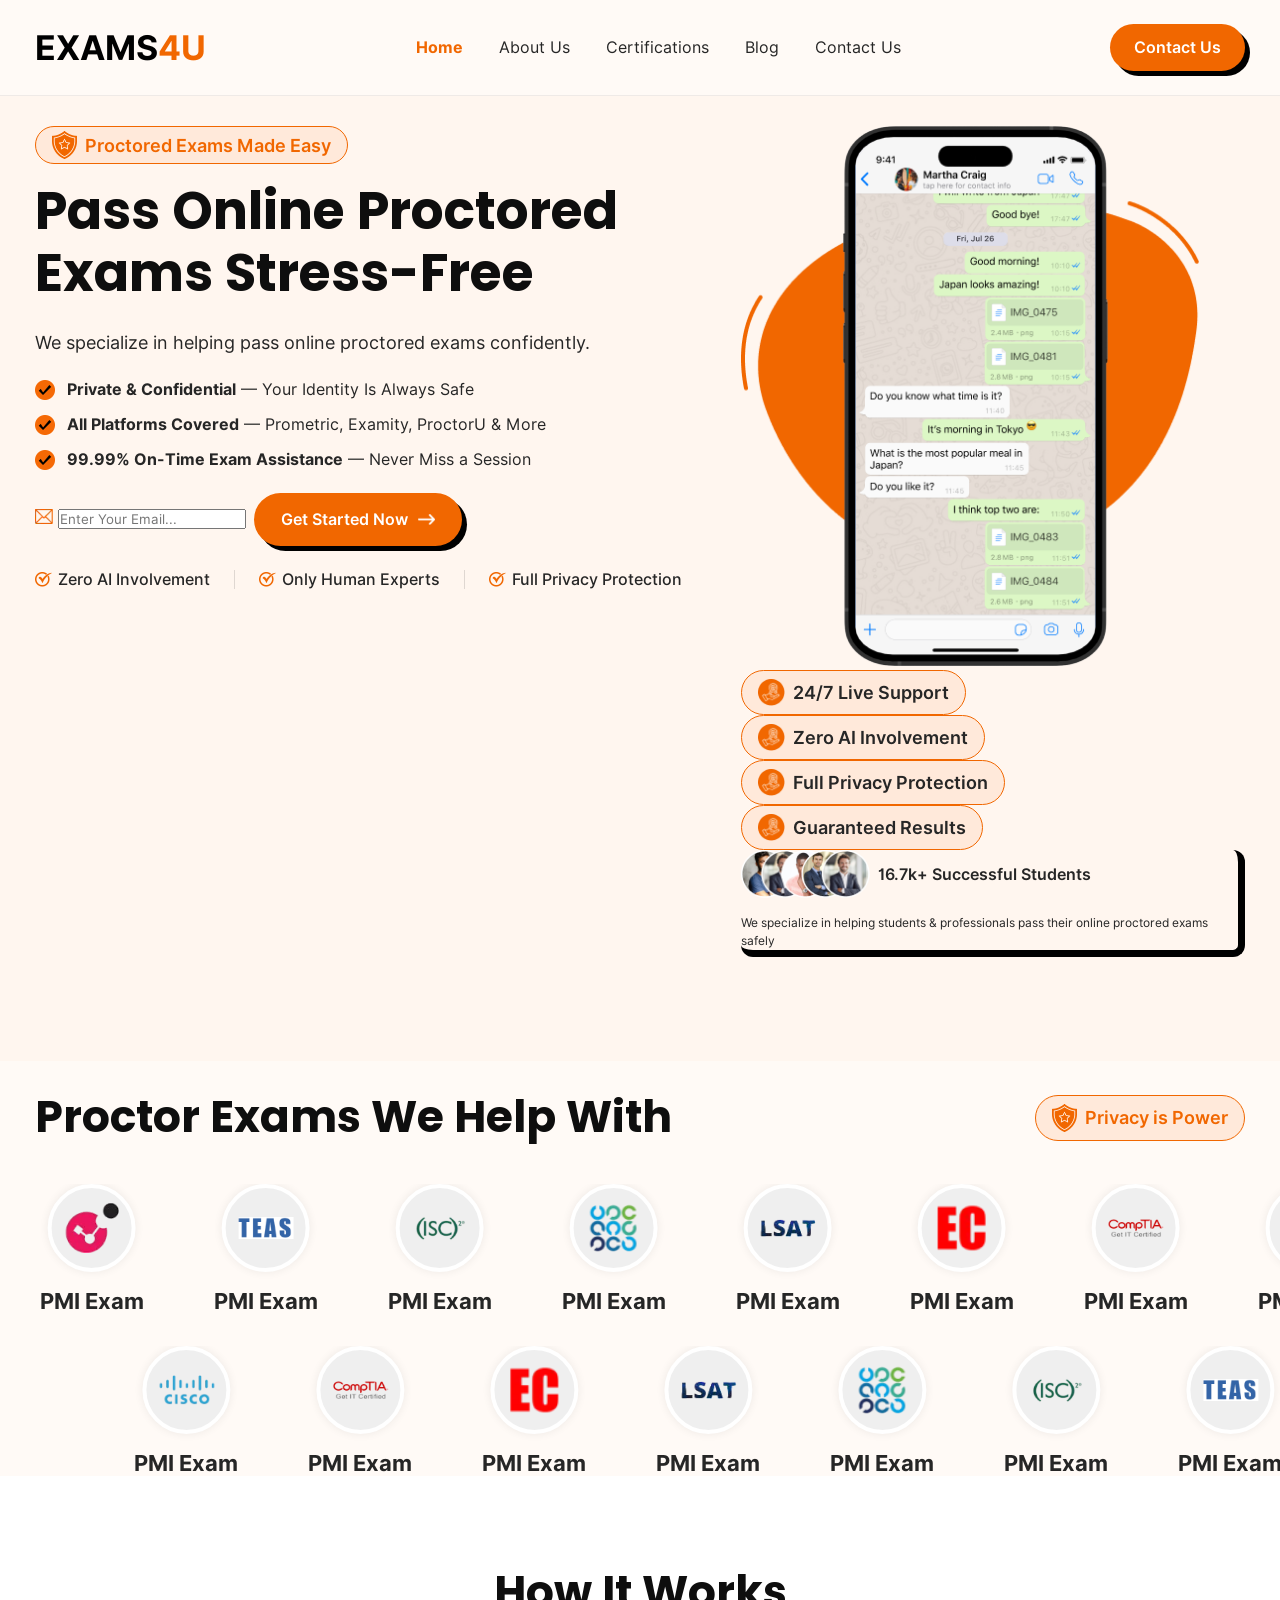
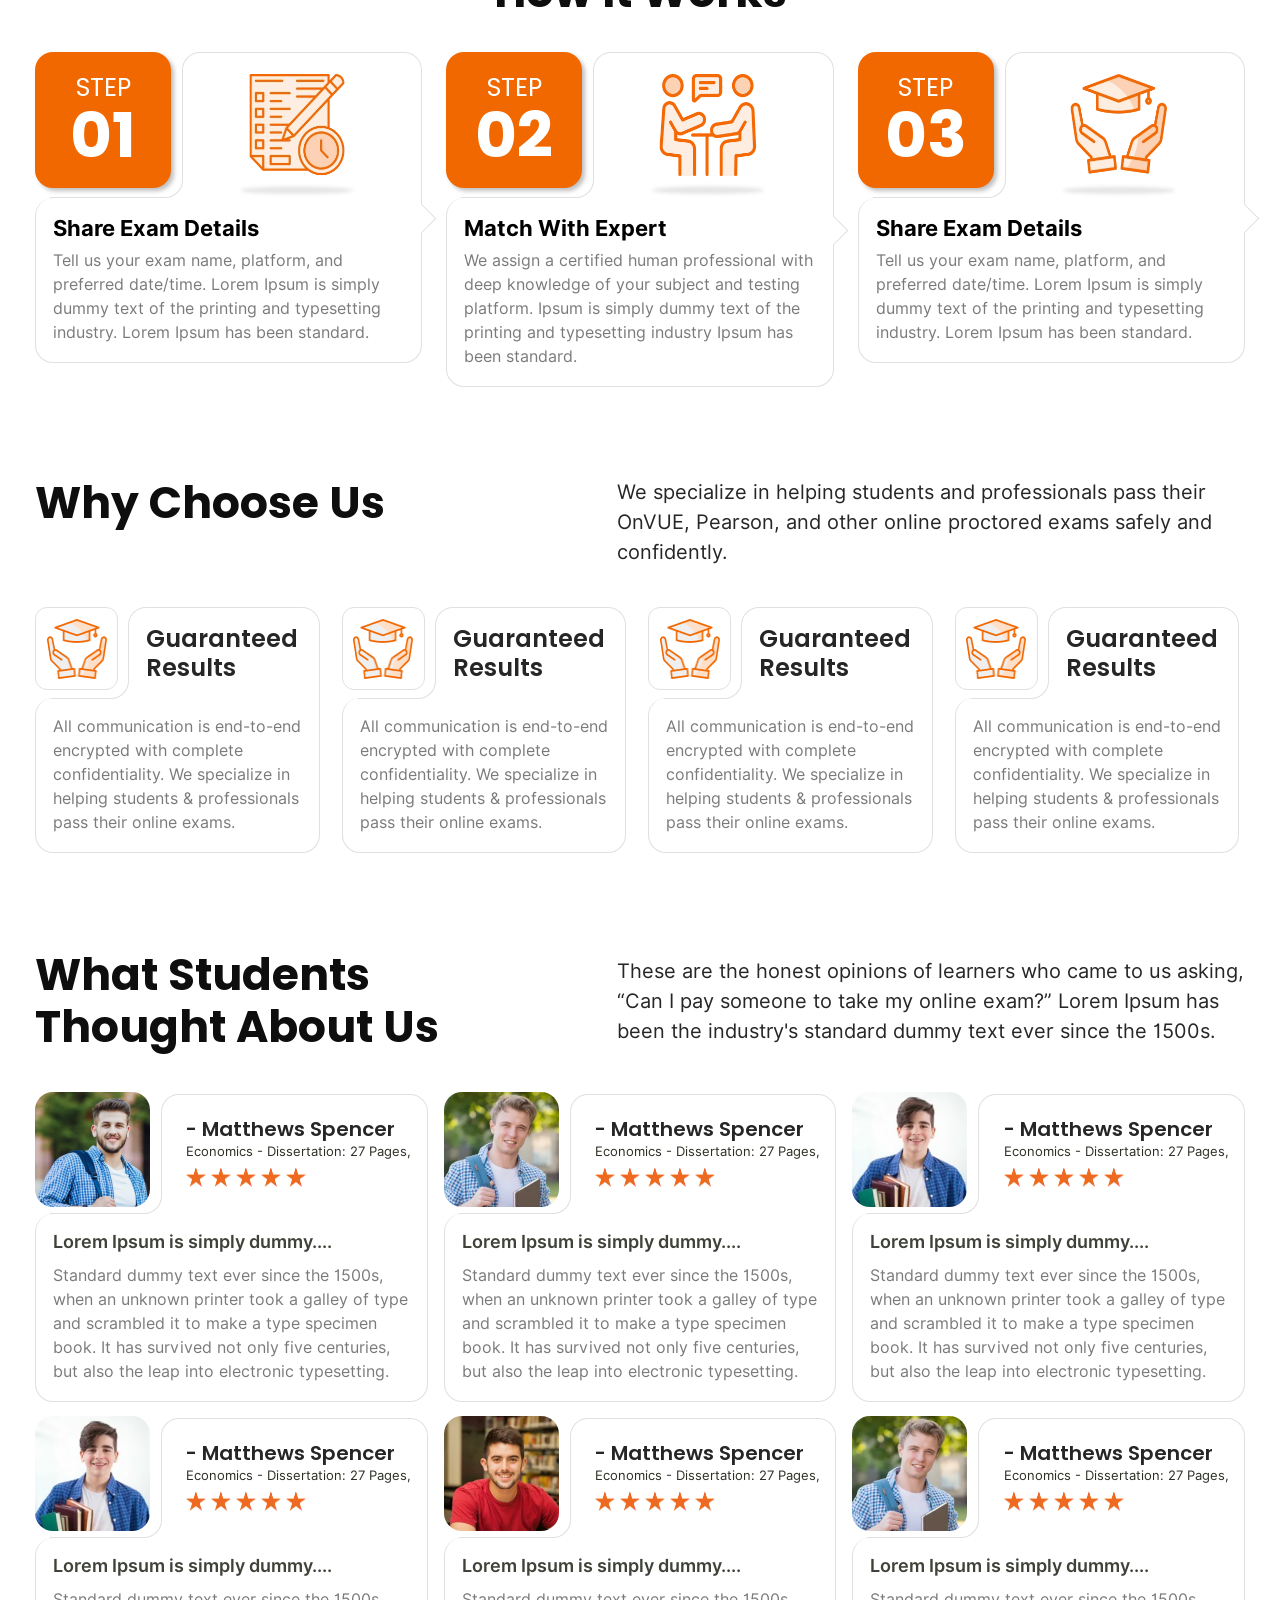
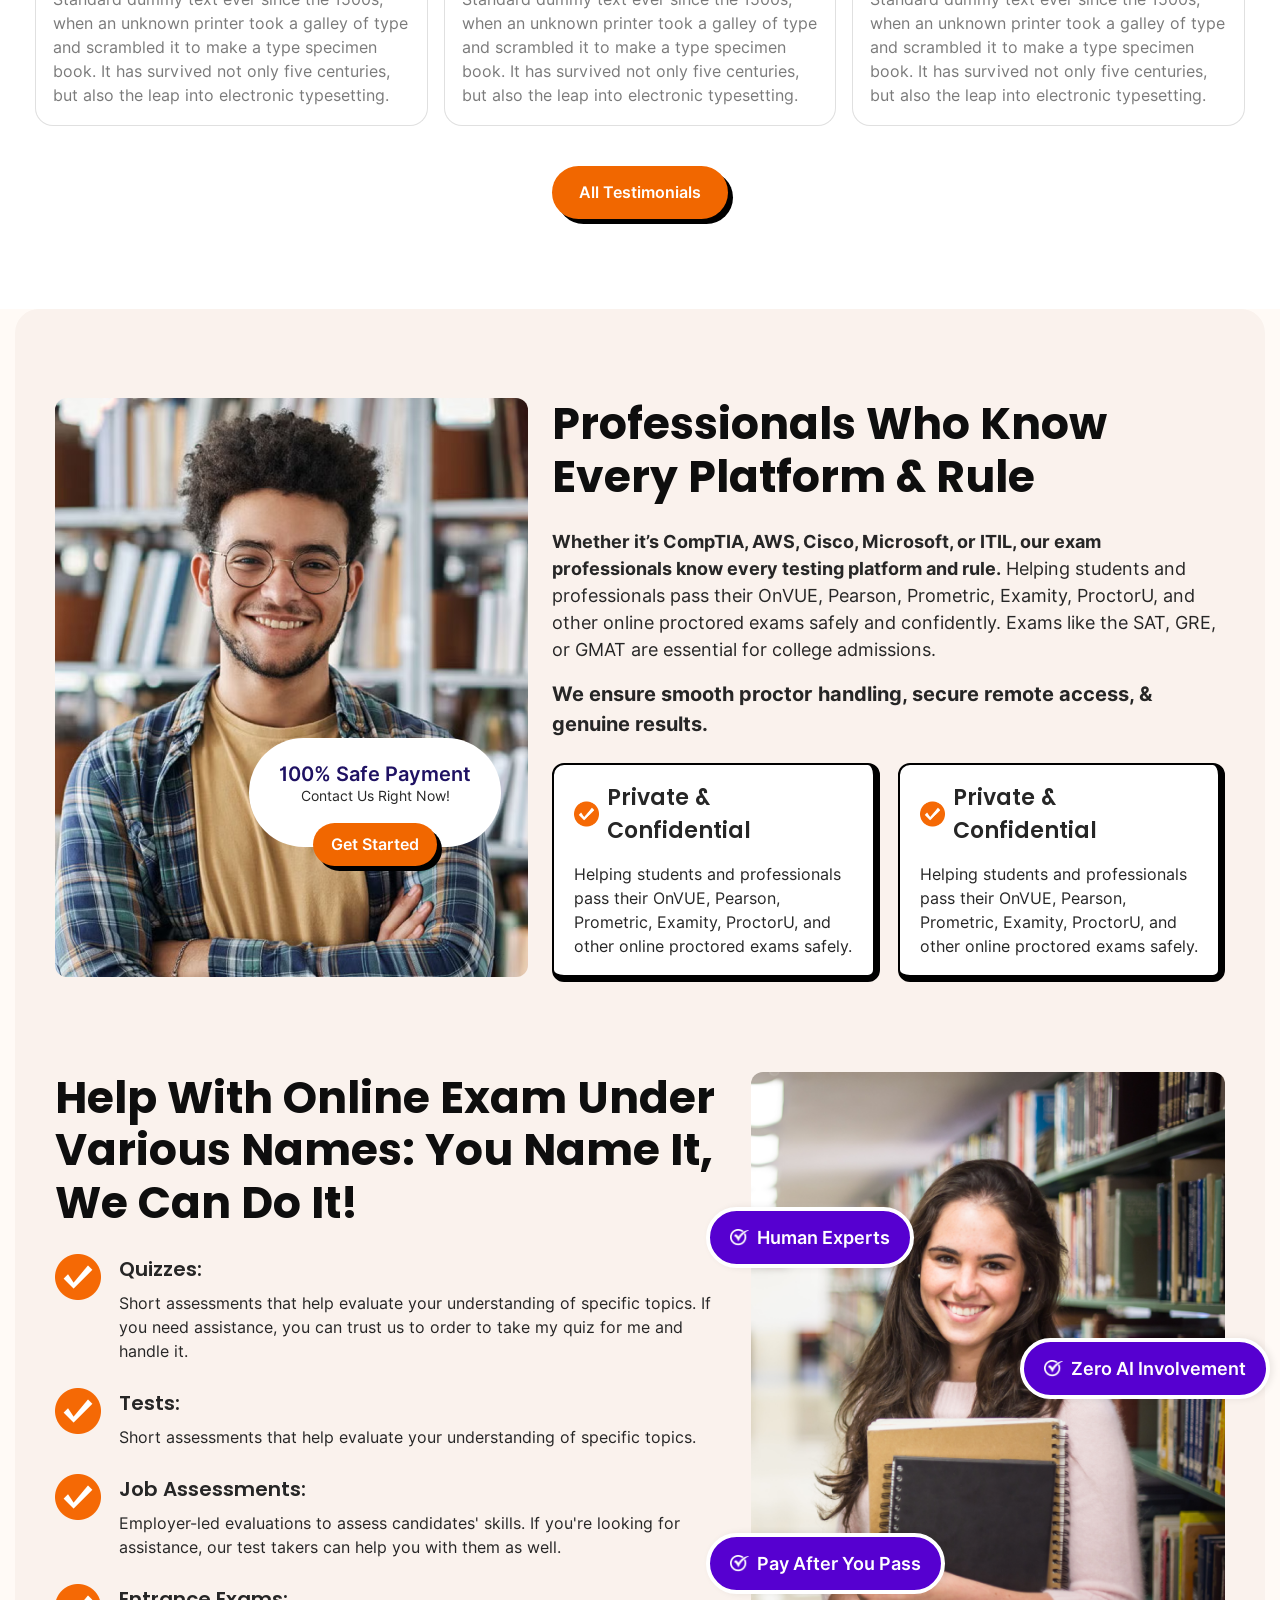
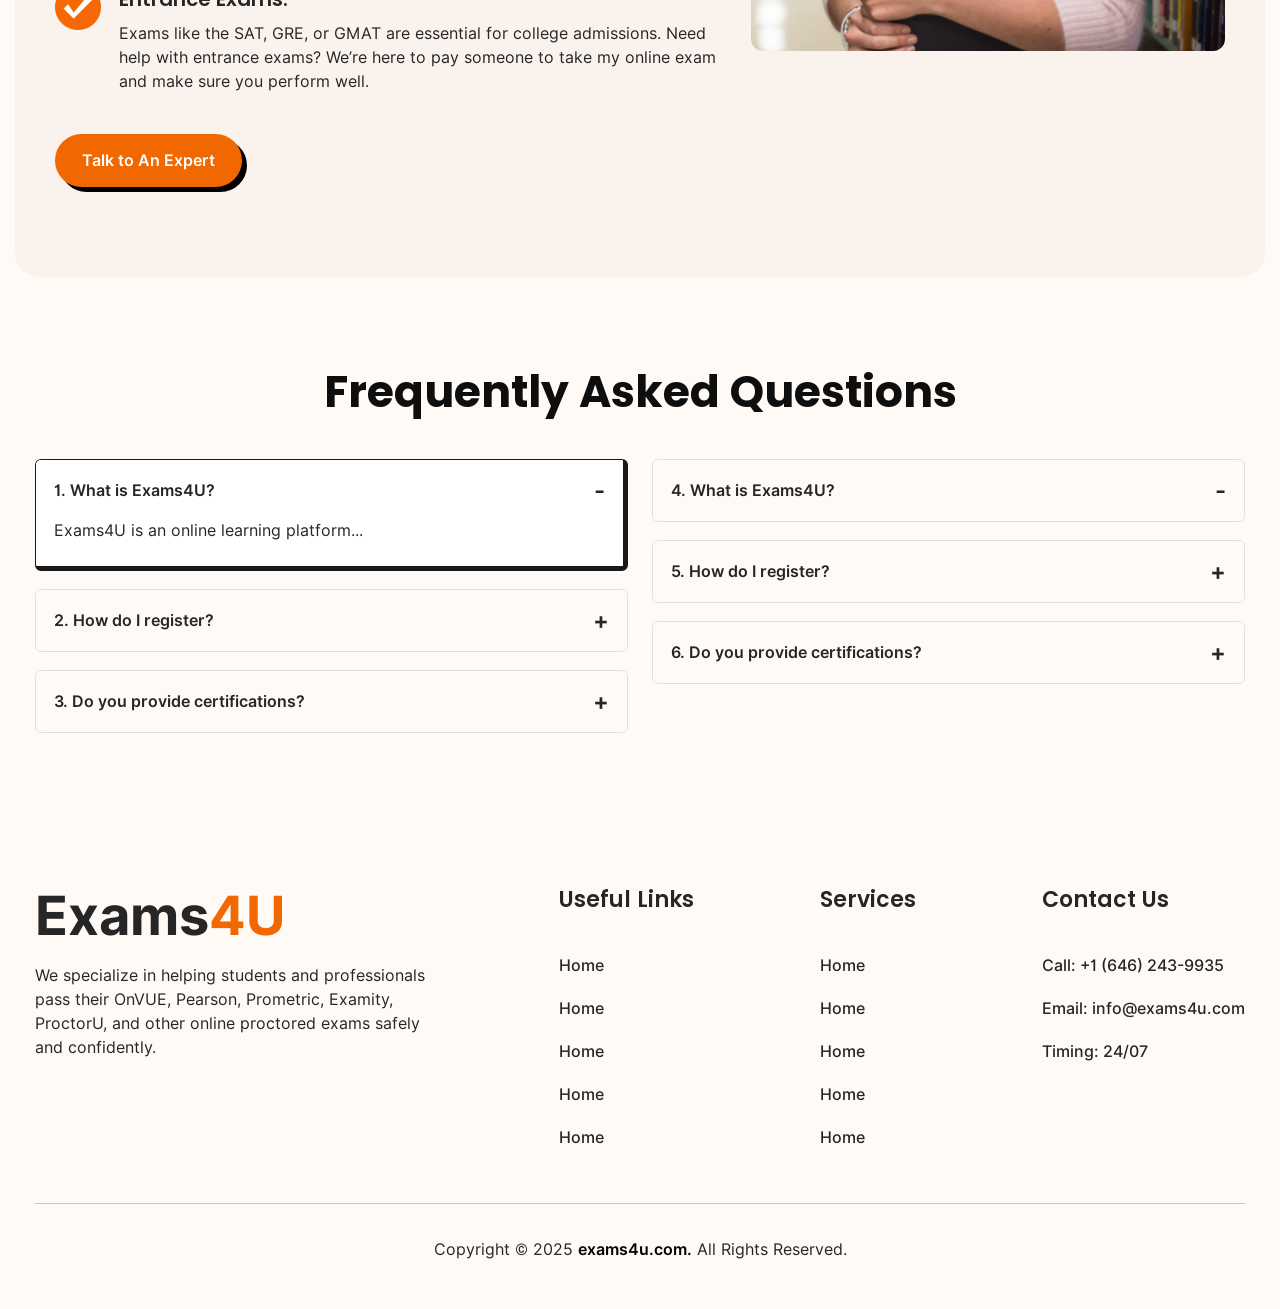
<file: index.html>
<!DOCTYPE html>
<html lang="en">

<head>
    <meta charset="UTF-8">
    <meta name="viewport" content="width=device-width, initial-scale=1.0">
    <title>Exams4U</title>
    <link rel="stylesheet" href="./assets/scss/style.css">
    <link rel="stylesheet" href="./assets/scss/header.css">
    <link rel="stylesheet" href="./assets/scss/home-hero.css">
    <link rel="stylesheet" href="./assets/scss/infinite-slider.css">
    <link rel="stylesheet" href="./assets/scss/half-sections.css">
    <link rel="stylesheet" href="./assets/scss/faq-sec.css">
    <link rel="stylesheet" href="./assets/scss/footer.css">
</head>

<body>


    <!-- Header -->
    <header class="header">
        <div class="container">
            <div class="header-wrapper">
                <a href="/" class="logo">Exams<span class="text-primary">4U</span></a>
                <nav class="nav">
                    <ul class="menu">
                        <li class="menu-links">
                            <a href="/" class="active">Home</a>
                        </li>
                        <li class="menu-links">
                            <a href="#">About Us</a>
                        </li>
                        <li class="menu-links">
                            <a href="/certifications.html">Certifications</a>
                        </li>
                        <li class="menu-links">
                            <a href="#">Blog</a>
                        </li>
                        <li class="menu-links">
                            <a href="#">Contact Us</a>
                        </li>
                    </ul>
                </nav>
                <button class="menu-toggle">
                    <span></span><span></span><span></span>
                </button>
                <a class="btn btn-primary header-btn">Contact Us</a>
            </div>
        </div>
    </header>


    <!-- Sections -->
    <div class="overflow-hidden">
        <section class="hero-sec">
            <div class="container">
                <div class="row">
                    <div class="col-xl-7">
                        <div class="content-wrapper">
                            <a href="#" class="secondary-btn pt-1 pb-1 mb-3">
                                <img src="./assets/img/icon/shield-icon.webp" width="25" height="28" alt="Icon"
                                    loading="lazy">Proctored Exams Made Easy
                            </a>
                            <h1 class="mb-4">Pass Online Proctored Exams Stress-Free</h1>
                            <p class="fw-md fs-18 mb-4">We specialize in helping pass online proctored exams
                                confidently.</p>
                            <ul class="list-with-icon s2 mb-4">
                                <li class="mb-3"><strong>Private & Confidential</strong> — Your Identity Is Always Safe
                                </li>
                                <li class="mb-3"><strong>All Platforms Covered</strong> — Prometric, Examity, ProctorU &
                                    More</li>
                                <li class="mb-0"><strong>99.99% On-Time Exam Assistance</strong> — Never Miss a Session
                                </li>
                            </ul>
                            <div class="d-flex align-items-center flex-wrap gap-2 mb-4">
                                <div class="form-wrapper">
                                    <img src="./assets/img/icon/hero-form-message.webp" width="18" height="15"
                                        alt="icon">
                                    <input type="email" placeholder="Enter Your Email...">
                                </div>
                                <a href="#" class="btn btn-primary">
                                    Get Started Now
                                    <img src="./assets/img/icon/arrow-right.webp" style="object-fit: contain;"
                                        width="17" height="17" alt="Icon" loading="lazy">
                                </a>
                            </div>
                            <ul class="list-with-icon d-flex align-items-center gap-4 flex-wrap s3">
                                <li>Zero AI Involvement</li>
                                <li>Only Human Experts</li>
                                <li>Full Privacy Protection</li>
                            </ul>
                        </div>
                    </div>
                    <div class="col-xl-5">
                        <div class="obj-wrapper">
                            <img src="./assets/img/hero-img.webp" style="max-width: 458px;" class="img-fluid"
                                width="458" height="545" alt="Hero Image">
                            <div class="buttons">
                                <div class="secondary-btn"><img src="./assets/img/icon/suppoert-icon.webp" width="27"
                                        height="27" alt="Icon"> 24/7 Live Support</div>
                                <div class="secondary-btn"><img src="./assets/img/icon/suppoert-icon.webp" width="27"
                                        height="27" alt="Icon"> Zero AI Involvement</div>
                                <div class="secondary-btn"><img src="./assets/img/icon/suppoert-icon.webp" width="27"
                                        height="27" alt="Icon"> Full Privacy Protection</div>
                                <div class="secondary-btn"><img src="./assets/img/icon/suppoert-icon.webp" width="27"
                                        height="27" alt="Icon"> Guaranteed Results</div>
                            </div>
                            <div class="card custom-border">
                                <div class="d-flex align-items-center gap-2 mb-3">
                                    <img src="./assets/img/mix-images.webp" width="129" height="48" alt="Section Image">
                                    <div class="title fw-semibold">16.7k+ Successful Students</div>
                                </div>
                                <p class="mb-0 fs-12">
                                    We specialize in helping students & professionals pass their online proctored exams
                                    safely
                                </p>
                            </div>
                        </div>
                    </div>
                </div>
            </div>
        </section>
        <section class="infinite-slider-sec">
            <div class="container">
                <div
                    class="content-wrapper d-flex align-items-center justify-content-xl-between justify-content-center text-lg-start text-center gap-3 flex-wrap mb-5">
                    <h2 class="mb-0">Proctor Exams We Help With</h2>
                    <a href="#" class="secondary-btn"><img src="./assets/img/icon/shield-icon.webp" width="25"
                            height="28" alt="Icon" loading="lazy"> Privacy is Power</a>
                </div>
            </div>
            <div class="logo-slider-wrapper">
                <div class="logo-slider top-slider">
                    <div class="slide">
                        <div class="icon-wrapper mb-3"><img
                                src="./assets/img/icon/infinite-scroll/infinite-scroll-icon1.webp" alt="Icon"
                                loading="lazy"></div>
                        <span class="d-block text-center fw-exbold fs-22">PMI Exam</span>
                    </div>
                    <div class="slide">
                        <div class="icon-wrapper mb-3"><img
                                src="./assets/img/icon/infinite-scroll/infinite-scroll-icon2.webp" alt="Icon"
                                loading="lazy"></div>
                        <span class="d-block text-center fw-exbold fs-22">PMI Exam</span>
                    </div>
                    <div class="slide">
                        <div class="icon-wrapper mb-3"><img
                                src="./assets/img/icon/infinite-scroll/infinite-scroll-icon3.webp" alt="Icon"
                                loading="lazy"></div>
                        <span class="d-block text-center fw-exbold fs-22">PMI Exam</span>
                    </div>
                    <div class="slide">
                        <div class="icon-wrapper mb-3"><img
                                src="./assets/img/icon/infinite-scroll/infinite-scroll-icon4.webp" alt="Icon"
                                loading="lazy"></div>
                        <span class="d-block text-center fw-exbold fs-22">PMI Exam</span>
                    </div>
                    <div class="slide">
                        <div class="icon-wrapper mb-3"><img
                                src="./assets/img/icon/infinite-scroll/infinite-scroll-icon5.webp" alt="Icon"
                                loading="lazy"></div>
                        <span class="d-block text-center fw-exbold fs-22">PMI Exam</span>
                    </div>
                    <div class="slide">
                        <div class="icon-wrapper mb-3"><img
                                src="./assets/img/icon/infinite-scroll/infinite-scroll-icon6.webp" alt="Icon"
                                loading="lazy"></div>
                        <span class="d-block text-center fw-exbold fs-22">PMI Exam</span>
                    </div>
                    <div class="slide">
                        <div class="icon-wrapper mb-3"><img
                                src="./assets/img/icon/infinite-scroll/infinite-scroll-icon7.webp" alt="Icon"
                                loading="lazy"></div>
                        <span class="d-block text-center fw-exbold fs-22">PMI Exam</span>
                    </div>
                    <div class="slide">
                        <div class="icon-wrapper mb-3"><img
                                src="./assets/img/icon/infinite-scroll/infinite-scroll-icon8.webp" alt="Icon"
                                loading="lazy"></div>
                        <span class="d-block text-center fw-exbold fs-22">PMI Exam</span>
                    </div>
                    <div class="slide">
                        <div class="icon-wrapper mb-3"><img
                                src="./assets/img/icon/infinite-scroll/infinite-scroll-icon9.webp" alt="Icon"
                                loading="lazy"></div>
                        <span class="d-block text-center fw-exbold fs-22">PMI Exam</span>
                    </div>
                </div>
            </div>
            <div class="logo-slider-wrapper">
                <div class="logo-slider bottom-slider">
                    <div class="slide">
                        <div class="icon-wrapper mb-3"><img
                                src="./assets/img/icon/infinite-scroll/infinite-scroll-icon9.webp" alt="Icon"
                                loading="lazy"></div>
                        <span class="d-block text-center fw-exbold fs-22">PMI Exam</span>
                    </div>
                    <div class="slide">
                        <div class="icon-wrapper mb-3"><img
                                src="./assets/img/icon/infinite-scroll/infinite-scroll-icon8.webp" alt="Icon"
                                loading="lazy"></div>
                        <span class="d-block text-center fw-exbold fs-22">PMI Exam</span>
                    </div>
                    <div class="slide">
                        <div class="icon-wrapper mb-3"><img
                                src="./assets/img/icon/infinite-scroll/infinite-scroll-icon7.webp" alt="Icon"
                                loading="lazy"></div>
                        <span class="d-block text-center fw-exbold fs-22">PMI Exam</span>
                    </div>
                    <div class="slide">
                        <div class="icon-wrapper mb-3"><img
                                src="./assets/img/icon/infinite-scroll/infinite-scroll-icon6.webp" alt="Icon"
                                loading="lazy"></div>
                        <span class="d-block text-center fw-exbold fs-22">PMI Exam</span>
                    </div>
                    <div class="slide">
                        <div class="icon-wrapper mb-3"><img
                                src="./assets/img/icon/infinite-scroll/infinite-scroll-icon5.webp" alt="Icon"
                                loading="lazy"></div>
                        <span class="d-block text-center fw-exbold fs-22">PMI Exam</span>
                    </div>
                    <div class="slide">
                        <div class="icon-wrapper mb-3"><img
                                src="./assets/img/icon/infinite-scroll/infinite-scroll-icon4.webp" alt="Icon"
                                loading="lazy"></div>
                        <span class="d-block text-center fw-exbold fs-22">PMI Exam</span>
                    </div>
                    <div class="slide">
                        <div class="icon-wrapper mb-3"><img
                                src="./assets/img/icon/infinite-scroll/infinite-scroll-icon3.webp" alt="Icon"
                                loading="lazy"></div>
                        <span class="d-block text-center fw-exbold fs-22">PMI Exam</span>
                    </div>
                    <div class="slide">
                        <div class="icon-wrapper mb-3"><img
                                src="./assets/img/icon/infinite-scroll/infinite-scroll-icon2.webp" alt="Icon"
                                loading="lazy"></div>
                        <span class="d-block text-center fw-exbold fs-22">PMI Exam</span>
                    </div>
                    <div class="slide">
                        <div class="icon-wrapper mb-3"><img
                                src="./assets/img/icon/infinite-scroll/infinite-scroll-icon1.webp" alt="Icon"
                                loading="lazy"></div>
                        <span class="d-block text-center fw-exbold fs-22">PMI Exam</span>
                    </div>
                </div>
            </div>
        </section>
        <section class="how-it-works bg-white pb-0">
            <div class="container">
                <h2 class="text-center">How It Works</h2>
                <div class="row g-4">
                    <div class="col-md-6 col-lg-4">
                        <div class="card-borderd">
                            <div class="counter-wrapper">
                                <div class="counter">
                                    <span class="counter-title">Step</span>
                                    <span class="count">01</span>
                                </div>
                            </div>
                            <div class="card-body">
                                <div class="card-img-wrapper">
                                    <img src="./assets/img/icon/step-icon1.webp" width="120" height="124" alt="Icon"
                                        loading="lazy">
                                </div>
                                <div class="content-wrapper">
                                    <span class="card-title">Share Exam Details</span>
                                    <p class="card-text">Tell us your exam name, platform, and preferred date/time.
                                        Lorem Ipsum is simply dummy text of the printing and typesetting industry. Lorem
                                        Ipsum has been standard.</p>
                                </div>
                            </div>
                        </div>
                    </div>
                    <div class="col-md-6 col-lg-4">
                        <div class="card-borderd">
                            <div class="counter-wrapper">
                                <div class="counter">
                                    <span class="counter-title">Step</span>
                                    <span class="count">02</span>
                                </div>
                            </div>
                            <div class="card-body">
                                <div class="card-img-wrapper">
                                    <img src="./assets/img/icon/step-icon2.webp" width="120" height="124" alt="Icon"
                                        loading="lazy">
                                </div>
                                <div class="content-wrapper">
                                    <span class="card-title">Match With Expert</span>
                                    <p class="card-text">We assign a certified human professional with deep knowledge of
                                        your subject and testing platform. Ipsum is simply dummy text of the printing
                                        and typesetting industry Ipsum has been standard.</p>
                                </div>
                            </div>
                        </div>
                    </div>
                    <div class="col-md-6 col-lg-4">
                        <div class="card-borderd">
                            <div class="counter-wrapper">
                                <div class="counter">
                                    <span class="counter-title">Step</span>
                                    <span class="count">03</span>
                                </div>
                            </div>
                            <div class="card-body">
                                <div class="card-img-wrapper">
                                    <img src="./assets/img/icon/step-icon3.webp" width="120" height="124" alt="Icon"
                                        loading="lazy">
                                </div>
                                <div class="content-wrapper">
                                    <span class="card-title">Share Exam Details</span>
                                    <p class="card-text">Tell us your exam name, platform, and preferred date/time.
                                        Lorem Ipsum is simply dummy text of the printing and typesetting industry. Lorem
                                        Ipsum has been standard.</p>
                                </div>
                            </div>
                        </div>
                    </div>
                </div>
            </div>
        </section>
        <section class="why-choose-us-sec bg-white pb-0">
            <div class="container">
                <div
                    class="content-wrapper d-flex justify-content-xl-between justify-content-xlnter text-lg-start text-center gap-3 flex-wrap mb-5">
                    <h2 style="max-width: 420px;" class="mb-0">Why Choose Us</h2>
                    <p style="max-width: 628px;" class="fs-20 mb-0">We specialize in helping students and professionals
                        pass their OnVUE, Pearson, and other online proctored exams safely and confidently.</p>
                </div>
                <div class="row g-3">
                    <div class="col-md-6 col-xl-3">
                        <div class="card-borderd s2">
                            <div class="counter-wrapper">
                                <div class="counter">
                                    <img src="./assets/img/icon/home-why-choose-us-icon1.webp" width="60" height="60"
                                        alt="Testimonial Image" loading="lazy">
                                </div>
                            </div>
                            <div class="card-body">
                                <div class="card-img-wrapper">
                                    <div class="client-content">
                                        <div class="client-name">Guaranteed Results</div>
                                    </div>
                                </div>
                                <div class="content-wrapper">
                                    <p class="card-text mb-0">All communication is end-to-end encrypted with complete confidentiality. We specialize in helping students & professionals pass their online exams.</p>
                                </div>
                            </div>
                        </div>
                    </div>
                    <div class="col-md-6 col-xl-3">
                        <div class="card-borderd s2">
                            <div class="counter-wrapper">
                                <div class="counter">
                                    <img src="./assets/img/icon/home-why-choose-us-icon1.webp" width="60" height="60"
                                        alt="Testimonial Image" loading="lazy">
                                </div>
                            </div>
                            <div class="card-body">
                                <div class="card-img-wrapper">
                                    <div class="client-content">
                                        <div class="client-name">Guaranteed Results</div>
                                    </div>
                                </div>
                                <div class="content-wrapper">
                                    <p class="card-text mb-0">All communication is end-to-end encrypted with complete confidentiality. We specialize in helping students & professionals pass their online exams.</p>
                                </div>
                            </div>
                        </div>
                    </div>
                    <div class="col-md-6 col-xl-3">
                        <div class="card-borderd s2">
                            <div class="counter-wrapper">
                                <div class="counter">
                                    <img src="./assets/img/icon/home-why-choose-us-icon1.webp" width="60" height="60"
                                        alt="Testimonial Image" loading="lazy">
                                </div>
                            </div>
                            <div class="card-body">
                                <div class="card-img-wrapper">
                                    <div class="client-content">
                                        <div class="client-name">Guaranteed Results</div>
                                    </div>
                                </div>
                                <div class="content-wrapper">
                                    <p class="card-text mb-0">All communication is end-to-end encrypted with complete confidentiality. We specialize in helping students & professionals pass their online exams.</p>
                                </div>
                            </div>
                        </div>
                    </div>
                    <div class="col-md-6 col-xl-3">
                        <div class="card-borderd s2">
                            <div class="counter-wrapper">
                                <div class="counter">
                                    <img src="./assets/img/icon/home-why-choose-us-icon1.webp" width="60" height="60"
                                        alt="Testimonial Image" loading="lazy">
                                </div>
                            </div>
                            <div class="card-body">
                                <div class="card-img-wrapper">
                                    <div class="client-content">
                                        <div class="client-name">Guaranteed Results</div>
                                    </div>
                                </div>
                                <div class="content-wrapper">
                                    <p class="card-text mb-0">All communication is end-to-end encrypted with complete confidentiality. We specialize in helping students & professionals pass their online exams.</p>
                                </div>
                            </div>
                        </div>
                    </div>
                </div>
            </div>
        </section>
        <section class="reviews-sec bg-white">
            <div class="container">
                <div
                    class="content-wrapper d-flex align-items-center justify-content-xl-between justify-content-xlnter text-lg-start text-center gap-3 flex-wrap mb-5">
                    <h2 style="max-width: 420px;" class="mb-0">What Students Thought About Us</h2>
                    <p style="max-width: 628px;" class="fs-20 mb-0">These are the honest opinions of learners who came
                        to us asking, “Can I pay someone to take my online exam?” Lorem Ipsum has been the industry's
                        standard dummy text ever since the 1500s.</p>
                </div>
                <div class="row g-3 mb-5">
                    <div class="col-md-6 col-lg-4">
                        <div class="card-borderd s1">
                            <div class="counter-wrapper">
                                <div class="counter">
                                    <img src="./assets/img/testimonial-img1.webp" width="115" height="115"
                                        alt="Testimonial Image" loading="lazy">
                                </div>
                            </div>
                            <div class="card-body">
                                <div class="card-img-wrapper">
                                    <div class="client-content">
                                        <div class="client-name">- Matthews Spencer</div>
                                        <div class="client-info">Economics - Dissertation: 27 Pages,</div>
                                        <div class="reviews-icon">
                                            <img src="./assets/img/icon/review-icon.webp" width="20" height="20"
                                                alt="Icon" loading="lazy">
                                            <img src="./assets/img/icon/review-icon.webp" width="20" height="20"
                                                alt="Icon" loading="lazy">
                                            <img src="./assets/img/icon/review-icon.webp" width="20" height="20"
                                                alt="Icon" loading="lazy">
                                            <img src="./assets/img/icon/review-icon.webp" width="20" height="20"
                                                alt="Icon" loading="lazy">
                                            <img src="./assets/img/icon/review-icon.webp" width="20" height="20"
                                                alt="Icon" loading="lazy">
                                        </div>
                                    </div>
                                </div>
                                <div class="content-wrapper">
                                    <span class="card-title s1">Lorem Ipsum is simply dummy....</span>
                                    <p class="card-text">Standard dummy text ever since the 1500s, when an unknown
                                        printer took a galley of type and scrambled it to make a type specimen book. It
                                        has survived not only five centuries, but also the leap into electronic
                                        typesetting.</p>
                                </div>
                            </div>
                        </div>
                    </div>
                    <div class="col-md-6 col-lg-4">
                        <div class="card-borderd s1">
                            <div class="counter-wrapper">
                                <div class="counter">
                                    <img src="./assets/img/testimonial-img2.webp" width="115" height="115"
                                        alt="Testimonial Image" loading="lazy">
                                </div>
                            </div>
                            <div class="card-body">
                                <div class="card-img-wrapper">
                                    <div class="client-content">
                                        <div class="client-name">- Matthews Spencer</div>
                                        <div class="client-info">Economics - Dissertation: 27 Pages,</div>
                                        <div class="reviews-icon">
                                            <img src="./assets/img/icon/review-icon.webp" width="20" height="20"
                                                alt="Icon" loading="lazy">
                                            <img src="./assets/img/icon/review-icon.webp" width="20" height="20"
                                                alt="Icon" loading="lazy">
                                            <img src="./assets/img/icon/review-icon.webp" width="20" height="20"
                                                alt="Icon" loading="lazy">
                                            <img src="./assets/img/icon/review-icon.webp" width="20" height="20"
                                                alt="Icon" loading="lazy">
                                            <img src="./assets/img/icon/review-icon.webp" width="20" height="20"
                                                alt="Icon" loading="lazy">
                                        </div>
                                    </div>
                                </div>
                                <div class="content-wrapper">
                                    <span class="card-title s1">Lorem Ipsum is simply dummy....</span>
                                    <p class="card-text">Standard dummy text ever since the 1500s, when an unknown
                                        printer took a galley of type and scrambled it to make a type specimen book. It
                                        has survived not only five centuries, but also the leap into electronic
                                        typesetting.</p>
                                </div>
                            </div>
                        </div>
                    </div>
                    <div class="col-md-6 col-lg-4">
                        <div class="card-borderd s1">
                            <div class="counter-wrapper">
                                <div class="counter">
                                    <img src="./assets/img/testimonial-img3.webp" width="115" height="115"
                                        alt="Testimonial Image" loading="lazy">
                                </div>
                            </div>
                            <div class="card-body">
                                <div class="card-img-wrapper">
                                    <div class="client-content">
                                        <div class="client-name">- Matthews Spencer</div>
                                        <div class="client-info">Economics - Dissertation: 27 Pages,</div>
                                        <div class="reviews-icon">
                                            <img src="./assets/img/icon/review-icon.webp" width="20" height="20"
                                                alt="Icon" loading="lazy">
                                            <img src="./assets/img/icon/review-icon.webp" width="20" height="20"
                                                alt="Icon" loading="lazy">
                                            <img src="./assets/img/icon/review-icon.webp" width="20" height="20"
                                                alt="Icon" loading="lazy">
                                            <img src="./assets/img/icon/review-icon.webp" width="20" height="20"
                                                alt="Icon" loading="lazy">
                                            <img src="./assets/img/icon/review-icon.webp" width="20" height="20"
                                                alt="Icon" loading="lazy">
                                        </div>
                                    </div>
                                </div>
                                <div class="content-wrapper">
                                    <span class="card-title s1">Lorem Ipsum is simply dummy....</span>
                                    <p class="card-text">Standard dummy text ever since the 1500s, when an unknown
                                        printer took a galley of type and scrambled it to make a type specimen book. It
                                        has survived not only five centuries, but also the leap into electronic
                                        typesetting.</p>
                                </div>
                            </div>
                        </div>
                    </div>
                    <div class="col-md-6 col-lg-4">
                        <div class="card-borderd s1">
                            <div class="counter-wrapper">
                                <div class="counter">
                                    <img src="./assets/img/testimonial-img3.webp" width="115" height="115"
                                        alt="Testimonial Image" loading="lazy">
                                </div>
                            </div>
                            <div class="card-body">
                                <div class="card-img-wrapper">
                                    <div class="client-content">
                                        <div class="client-name">- Matthews Spencer</div>
                                        <div class="client-info">Economics - Dissertation: 27 Pages,</div>
                                        <div class="reviews-icon">
                                            <img src="./assets/img/icon/review-icon.webp" width="20" height="20"
                                                alt="Icon" loading="lazy">
                                            <img src="./assets/img/icon/review-icon.webp" width="20" height="20"
                                                alt="Icon" loading="lazy">
                                            <img src="./assets/img/icon/review-icon.webp" width="20" height="20"
                                                alt="Icon" loading="lazy">
                                            <img src="./assets/img/icon/review-icon.webp" width="20" height="20"
                                                alt="Icon" loading="lazy">
                                            <img src="./assets/img/icon/review-icon.webp" width="20" height="20"
                                                alt="Icon" loading="lazy">
                                        </div>
                                    </div>
                                </div>
                                <div class="content-wrapper">
                                    <span class="card-title s1">Lorem Ipsum is simply dummy....</span>
                                    <p class="card-text">Standard dummy text ever since the 1500s, when an unknown
                                        printer took a galley of type and scrambled it to make a type specimen book. It
                                        has survived not only five centuries, but also the leap into electronic
                                        typesetting.</p>
                                </div>
                            </div>
                        </div>
                    </div>
                    <div class="col-md-6 col-lg-4">
                        <div class="card-borderd s1">
                            <div class="counter-wrapper">
                                <div class="counter">
                                    <img src="./assets/img/testimonial-img4.webp" width="115" height="115"
                                        alt="Testimonial Image" loading="lazy">
                                </div>
                            </div>
                            <div class="card-body">
                                <div class="card-img-wrapper">
                                    <div class="client-content">
                                        <div class="client-name">- Matthews Spencer</div>
                                        <div class="client-info">Economics - Dissertation: 27 Pages,</div>
                                        <div class="reviews-icon">
                                            <img src="./assets/img/icon/review-icon.webp" width="20" height="20"
                                                alt="Icon" loading="lazy">
                                            <img src="./assets/img/icon/review-icon.webp" width="20" height="20"
                                                alt="Icon" loading="lazy">
                                            <img src="./assets/img/icon/review-icon.webp" width="20" height="20"
                                                alt="Icon" loading="lazy">
                                            <img src="./assets/img/icon/review-icon.webp" width="20" height="20"
                                                alt="Icon" loading="lazy">
                                            <img src="./assets/img/icon/review-icon.webp" width="20" height="20"
                                                alt="Icon" loading="lazy">
                                        </div>
                                    </div>
                                </div>
                                <div class="content-wrapper">
                                    <span class="card-title s1">Lorem Ipsum is simply dummy....</span>
                                    <p class="card-text">Standard dummy text ever since the 1500s, when an unknown
                                        printer took a galley of type and scrambled it to make a type specimen book. It
                                        has survived not only five centuries, but also the leap into electronic
                                        typesetting.</p>
                                </div>
                            </div>
                        </div>
                    </div>
                    <div class="col-md-6 col-lg-4">
                        <div class="card-borderd s1">
                            <div class="counter-wrapper">
                                <div class="counter">
                                    <img src="./assets/img/testimonial-img2.webp" width="115" height="115"
                                        alt="Testimonial Image" loading="lazy">
                                </div>
                            </div>
                            <div class="card-body">
                                <div class="card-img-wrapper">
                                    <div class="client-content">
                                        <div class="client-name">- Matthews Spencer</div>
                                        <div class="client-info">Economics - Dissertation: 27 Pages,</div>
                                        <div class="reviews-icon">
                                            <img src="./assets/img/icon/review-icon.webp" width="20" height="20"
                                                alt="Icon" loading="lazy">
                                            <img src="./assets/img/icon/review-icon.webp" width="20" height="20"
                                                alt="Icon" loading="lazy">
                                            <img src="./assets/img/icon/review-icon.webp" width="20" height="20"
                                                alt="Icon" loading="lazy">
                                            <img src="./assets/img/icon/review-icon.webp" width="20" height="20"
                                                alt="Icon" loading="lazy">
                                            <img src="./assets/img/icon/review-icon.webp" width="20" height="20"
                                                alt="Icon" loading="lazy">
                                        </div>
                                    </div>
                                </div>
                                <div class="content-wrapper">
                                    <span class="card-title s1">Lorem Ipsum is simply dummy....</span>
                                    <p class="card-text">Standard dummy text ever since the 1500s, when an unknown
                                        printer took a galley of type and scrambled it to make a type specimen book. It
                                        has survived not only five centuries, but also the leap into electronic
                                        typesetting.</p>
                                </div>
                            </div>
                        </div>
                    </div>
                </div>
                <a href="#" class="btn btn-primary mx-auto">All Testimonials</a>
            </div>
        </section>
        <div class="half-sections">
            <div class="custom-container">
                <div class="sec-wrapper">
                    <section class="half-sec p-0">
                        <div class="row g-4">
                            <div class="col-xl-5">
                                <div class="image-wrapper mx-auto">
                                    <img src="./assets/img/home-half-sec-img1.webp" style="max-width: 549px;"
                                        class="border-12 object-cover w-100 h-100 d-block mx-auto" width="549"
                                        height="579" alt="Section Image" loading="lazy">
                                    <div class="content-wrapper">
                                        <div class="content text-center bg-white">
                                            <span class="title">100% Safe Payment</span>
                                            <p class="mb-0 fs-14">Contact Us Right Now!</p>
                                        </div>
                                        <a href="#" class="btn btn-primary d-block mx-auto">Get Started</a>
                                    </div>
                                </div>
                            </div>
                            <div class="col-xl-7">
                                <h2 class="s1 mb-4">Professionals Who Know Every Platform & Rule</h2>
                                <p class="mb-3 fs-18"><strong>Whether it’s CompTIA, AWS, Cisco, Microsoft, or ITIL, our
                                        exam professionals know every testing platform and rule.</strong> Helping
                                    students and professionals pass their OnVUE, Pearson, Prometric, Examity, ProctorU,
                                    and other online proctored exams safely and confidently. Exams like the SAT, GRE, or
                                    GMAT are essential for college admissions.</p>
                                <p class="mb-4 fs-20"><strong>We ensure smooth proctor handling, secure remote access, &
                                        genuine results.</strong></p>
                                <div class="card-wrapper">
                                    <div class="card custom-border">
                                        <ul class="list-with-icon mb-3">
                                            <li class="s1">Private & Confidential</li>
                                        </ul>
                                        <p class="mb-0">
                                            Helping students and professionals pass their OnVUE, Pearson,
                                            Prometric, Examity, ProctorU, and other online proctored exams
                                            safely.
                                        </p>
                                    </div>
                                    <div class="card custom-border">
                                        <ul class="list-with-icon mb-3">
                                            <li class="s1">Private & Confidential</li>
                                        </ul>
                                        <p class="mb-0">
                                            Helping students and professionals pass their OnVUE, Pearson,
                                            Prometric, Examity, ProctorU, and other online proctored exams
                                            safely.
                                        </p>
                                    </div>
                                </div>
                            </div>
                        </div>
                    </section>
                    <section class="half-sec p-0">
                        <div class="row g-4">
                            <div class="col-xl-5 order-xl-2">
                                <div class="image-wrapper mx-auto">
                                    <img src="./assets/img/home-half-sec-img2.webp"
                                        class="border-12 object-cover w-100 h-100" width="549" height="579"
                                        alt="Section Image" loading="lazy">
                                    <div class="custom-buttons">
                                        <div href="#" class="custom-secondary-btn btn1">
                                            <img src="./assets/img/icon/check-icon1-white.webp" width="19" height="17"
                                                alt="Icon" loading="lazy"> Human Experts
                                        </div>
                                        <div href="#" class="custom-secondary-btn btn2">
                                            <img src="./assets/img/icon/check-icon1-white.webp" width="19" height="17"
                                                alt="Icon" loading="lazy"> Zero AI Involvement
                                        </div>
                                        <div href="#" class="custom-secondary-btn btn3">
                                            <img src="./assets/img/icon/check-icon1-white.webp" width="19" height="17"
                                                alt="Icon" loading="lazy"> Pay After You Pass
                                        </div>
                                    </div>
                                </div>
                            </div>
                            <div class="col-xl-7 order-xl-1">
                                <h2 class="s1 mb-4">Help with Online Exam Under Various Names: You Name It, We Can Do
                                    It!</h2>
                                <ul class="list-with-icon s1">
                                    <li class="mb-4">
                                        <span class="fs-20 poppins-semibold d-block mb-2">Quizzes:</span>
                                        <p class="mb-0">Short assessments that help evaluate your understanding of
                                            specific topics. If you need assistance, you can trust us to order to take
                                            my quiz for me and handle it.</p>
                                    </li>
                                    <li class="mb-4">
                                        <span class="fs-20 poppins-semibold d-block mb-2">Tests:</span>
                                        <p class="mb-0">Short assessments that help evaluate your understanding of
                                            specific topics.</p>
                                    </li>
                                    <li class="mb-4">
                                        <span class="fs-20 poppins-semibold d-block mb-2">Job Assessments:</span>
                                        <p class="mb-0">Employer-led evaluations to assess candidates' skills. If you're
                                            looking for assistance, our test takers can help you with them as well.</p>
                                    </li>
                                    <li class="mb-5">
                                        <span class="fs-20 poppins-semibold d-block mb-2">Entrance Exams:</span>
                                        <p class="mb-0">Exams like the SAT, GRE, or GMAT are essential for college
                                            admissions. Need help with entrance exams? We’re here to pay someone to take
                                            my online exam and make sure you perform well.</p>
                                    </li>
                                    <a href="#" class="btn btn-primary">Talk to An Expert</a>
                                </ul>
                            </div>
                        </div>
                    </section>
                </div>
            </div>
        </div>
        <section class="faq-sec">
            <div class="container">
                <h2 class="s1 text-center mb-5">Frequently Asked Questions</h2>
                <div class="row g-4">
                    <div class="col-lg-6">
                        <div class="faq-wrapper">
                            <div class="faq-item active">
                                <div class="faq-question">
                                    1. What is Exams4U?
                                    <span class="faq-icon">-</span>
                                </div>
                                <div class="faq-answer">Exams4U is an online learning platform...</div>
                            </div>
                            <div class="faq-item">
                                <div class="faq-question">
                                    2. How do I register?
                                    <span class="faq-icon">+</span>
                                </div>
                                <div class="faq-answer">You can register by clicking the sign up button...</div>
                            </div>
                            <div class="faq-item mb-0">
                                <div class="faq-question">
                                    3. Do you provide certifications?
                                    <span class="faq-icon">+</span>
                                </div>
                                <div class="faq-answer">Yes, we provide certifications after completing courses...</div>
                            </div>
                        </div>
                    </div>
                    <div class="col-lg-6">
                        <div class="faq-wrapper">
                            <div class="faq-item">
                                <div class="faq-question">
                                    4. What is Exams4U?
                                    <span class="faq-icon">-</span>
                                </div>
                                <div class="faq-answer">Exams4U is an online learning platform...</div>
                            </div>
                            <div class="faq-item">
                                <div class="faq-question">
                                    5. How do I register?
                                    <span class="faq-icon">+</span>
                                </div>
                                <div class="faq-answer">You can register by clicking the sign up button...</div>
                            </div>
                            <div class="faq-item">
                                <div class="faq-question">
                                    6. Do you provide certifications?
                                    <span class="faq-icon">+</span>
                                </div>
                                <div class="faq-answer">Yes, we provide certifications after completing courses...</div>
                            </div>
                        </div>
                    </div>
                </div>
            </div>
        </section>
    </div>


    <!-- Footer -->
    <footer class="footer">
        <div class="container">
            <div class="footer-wrapper">
                <div class="footer-content">
                    <a href="/" class="footer-logo d-block mb-3">Exams<span class="text-primary">4U</span></a>
                    <p class="mb-0">We specialize in helping students and professionals pass their OnVUE, Pearson,
                        Prometric, Examity, ProctorU, and other online proctored exams safely and confidently.</p>
                </div>
                <div class="footer-list">
                    <div class="list-title mb-5">Useful Links</div>
                    <ul class="footer-menu">
                        <li><a href="#">Home</a></li>
                        <li><a href="#">Home</a></li>
                        <li><a href="#">Home</a></li>
                        <li><a href="#">Home</a></li>
                        <li><a href="#">Home</a></li>
                    </ul>
                </div>
                <div class="footer-list">
                    <div class="list-title mb-5">Services</div>
                    <ul class="footer-menu">
                        <li><a href="#">Home</a></li>
                        <li><a href="#">Home</a></li>
                        <li><a href="#">Home</a></li>
                        <li><a href="#">Home</a></li>
                        <li><a href="#">Home</a></li>
                    </ul>
                </div>
                <div class="footer-list">
                    <div class="list-title mb-5">Contact Us</div>
                    <ul class="footer-menu">
                        <li>Call: <a href="tel:+16462439935">+1 (646) 243-9935</a></li>
                        <li>Email: <a href="mailto:info@exams4u.com">info@exams4u.com</a></li>
                        <li>Timing: 24/07</li>
                    </ul>
                </div>
            </div>
            <div class="footer-bottom">Copyright © 2025 <a href="#" class="fw-semibold text-black">exams4u.com.</a> All
                Rights Reserved.</div>
        </div>
    </footer>


    <!-- Js -->
    <script src="./assets/js/jquery.js"></script>
    <script src="./assets/js/main.js"></script>


</body>

</html>
</file>
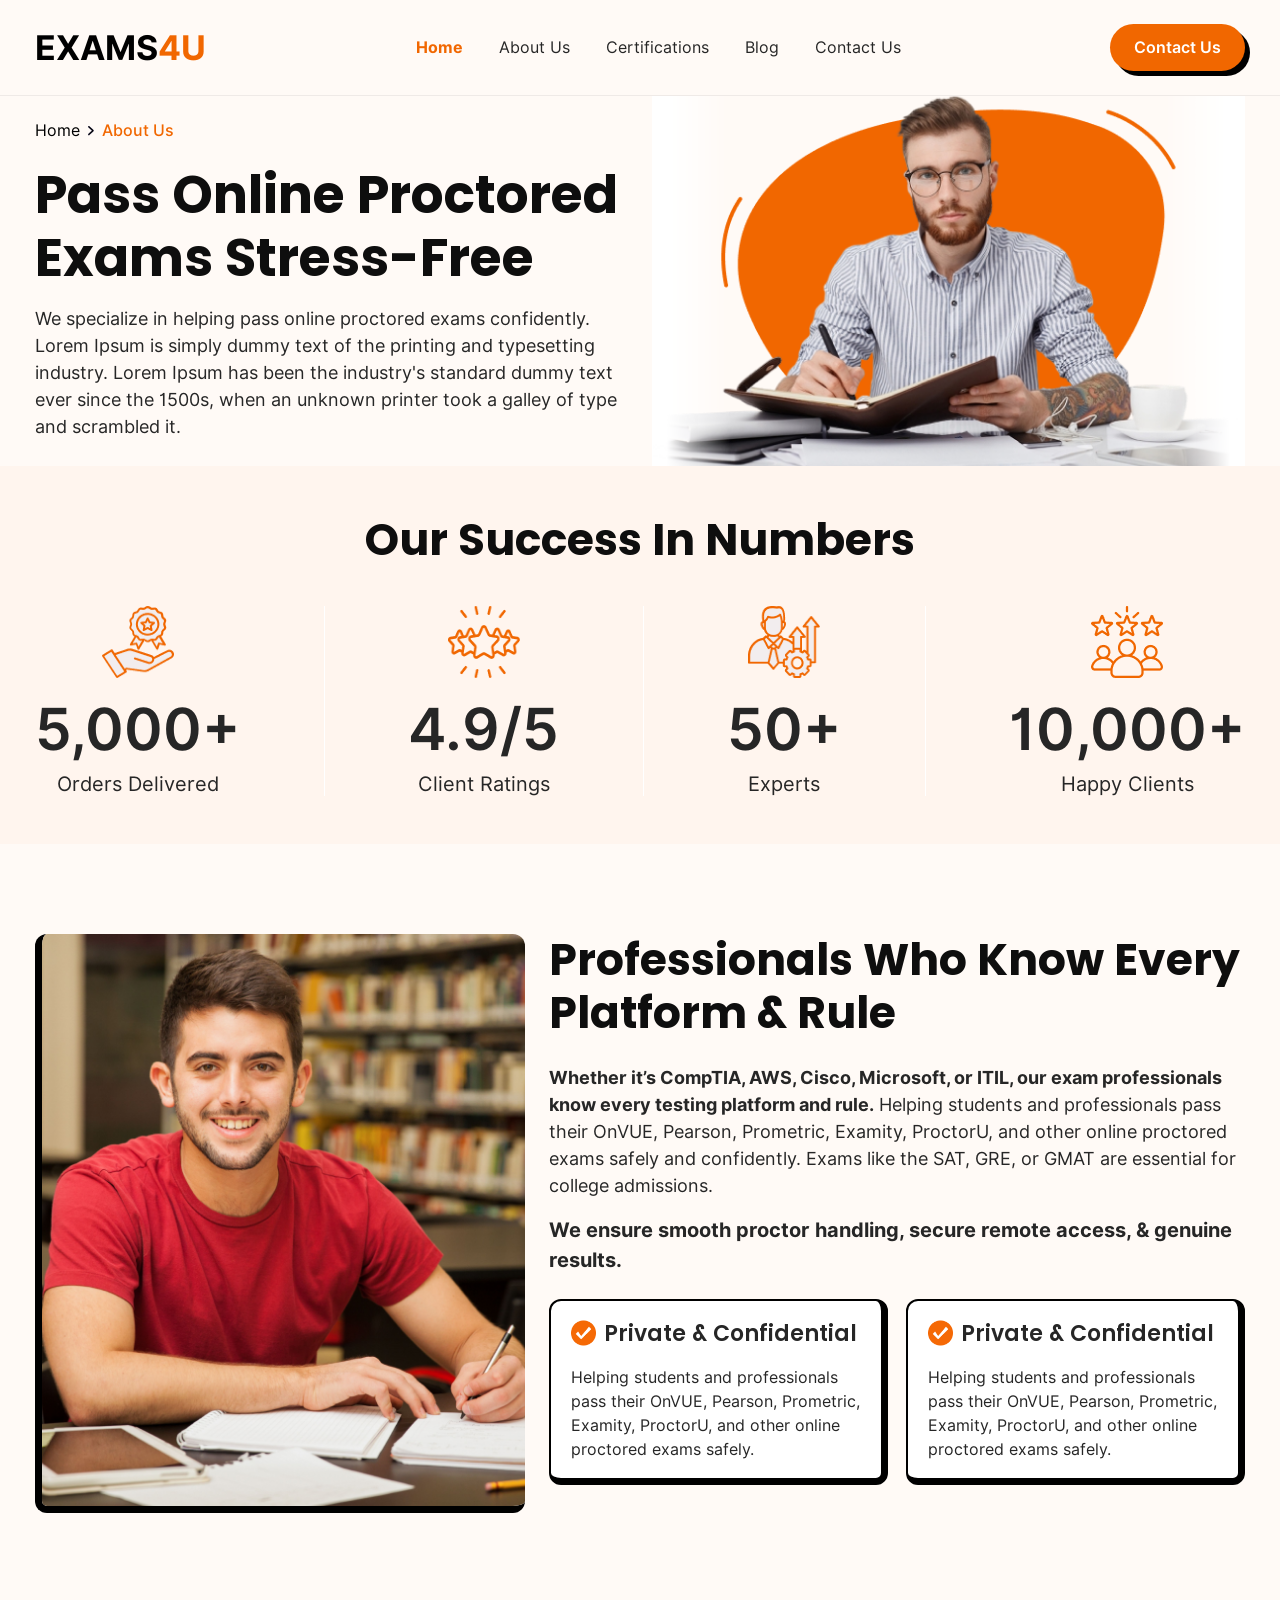
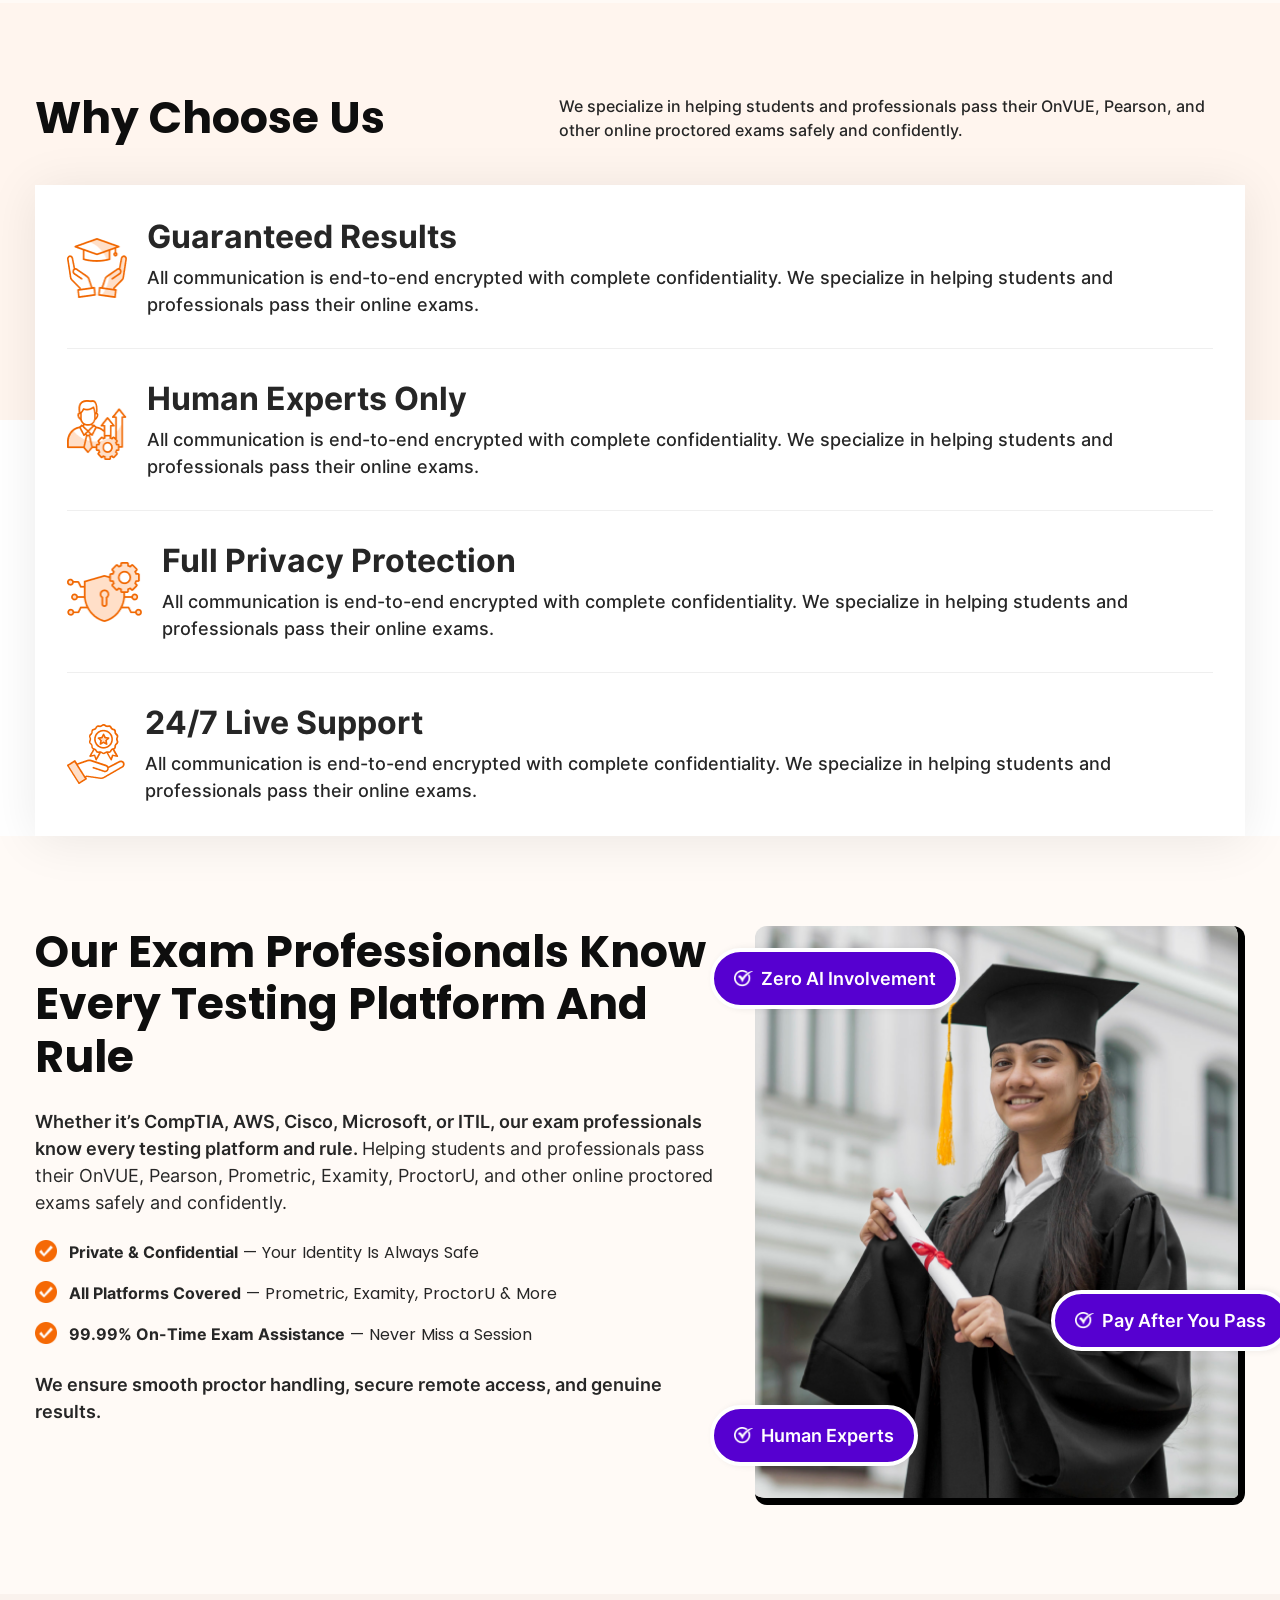
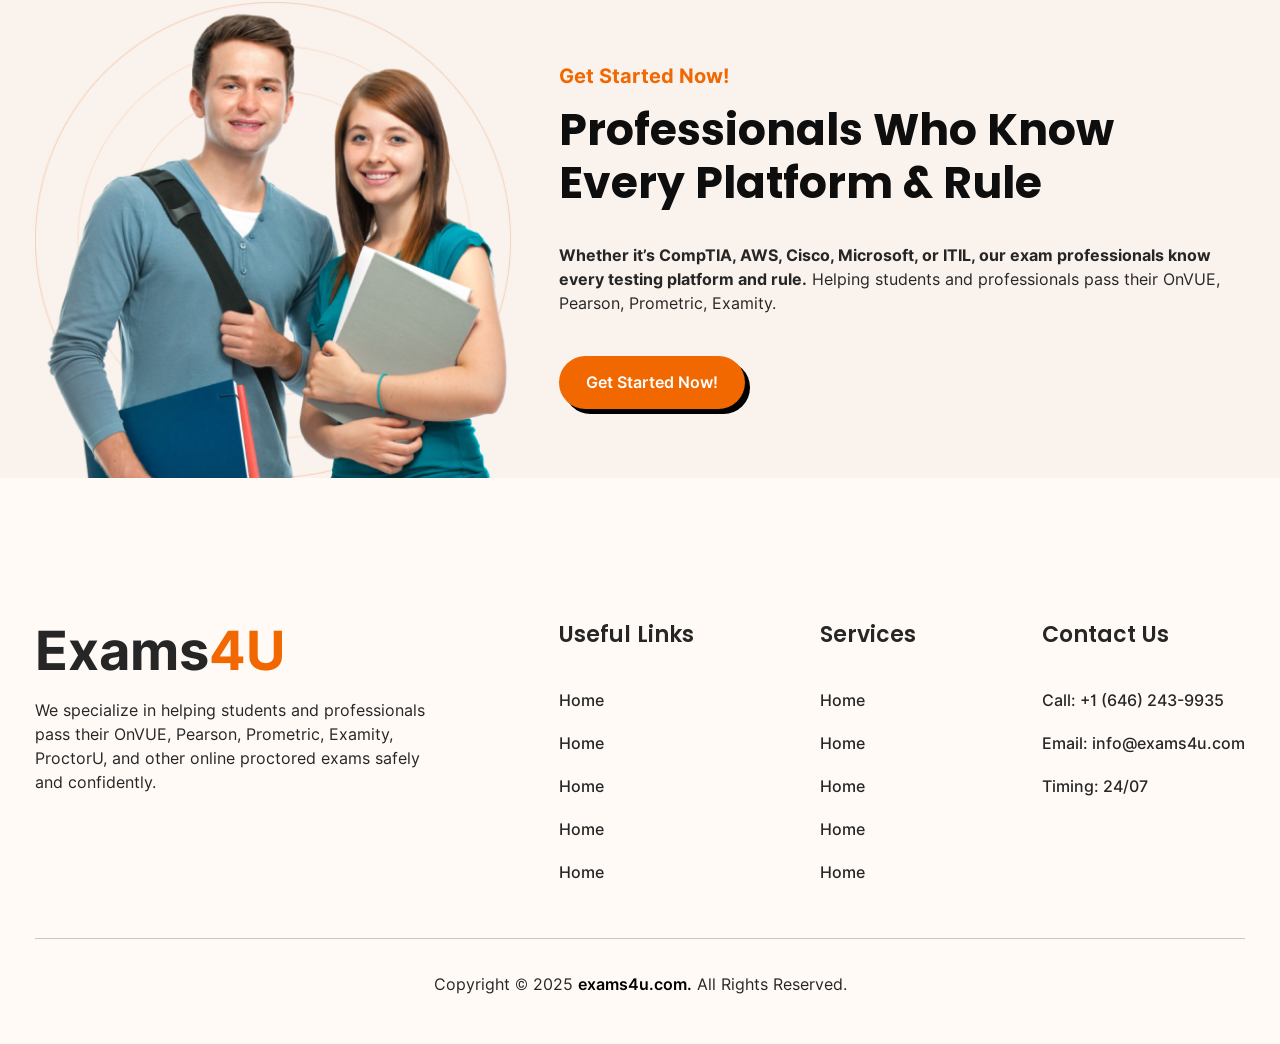
<file: about-us.html>
<!DOCTYPE html>
<html lang="en">

<head>
    <meta charset="UTF-8">
    <meta name="viewport" content="width=device-width, initial-scale=1.0">
    <title>Exams4U</title>
    <link rel="stylesheet" href="./assets/scss/style.css">
    <link rel="stylesheet" href="./assets/scss/header.css">
    <link rel="stylesheet" href="./assets/scss/about-hero.css">
    <link rel="stylesheet" href="./assets/scss/certifications-why-choose-us.css">
    <link rel="stylesheet" href="./assets/scss/half-sections.css">
    <link rel="stylesheet" href="./assets/scss/why-choose-us.css">
    <link rel="stylesheet" href="./assets/scss/featured-blog.css">
    <link rel="stylesheet" href="./assets/scss/footer.css">
</head>

<body>


    <!-- Header -->
    <header class="header">
        <div class="container">
            <div class="header-wrapper">
                <a href="/" class="logo">Exams<span class="text-primary">4U</span></a>
                <nav class="nav">
                    <ul class="menu">
                        <li class="menu-links">
                            <a href="/" class="active">Home</a>
                        </li>
                        <li class="menu-links">
                            <a href="#">About Us</a>
                        </li>
                        <li class="menu-links">
                            <a href="/certifications.html">Certifications</a>
                        </li>
                        <li class="menu-links">
                            <a href="#">Blog</a>
                        </li>
                        <li class="menu-links">
                            <a href="#">Contact Us</a>
                        </li>
                    </ul>
                </nav>
                <button class="menu-toggle">
                    <span></span><span></span><span></span>
                </button>
                <a class="btn btn-primary header-btn">Contact Us</a>
            </div>
        </div>
    </header>


    <!-- Sections -->
    <div class="overflow-hidden">
        <section class="hero-sec">
            <div class="container">
                <div class="row g-4">
                    <div class="col-lg-6">
                        <div class="content-wrapper d-flex flex-column h-100 justify-content-center">
                            <ul class="breadcrumbs d-flex align-items-center gap-2 flex-wrap text-center mb-4">
                                <li><a href="/" class="text-black">Home</a></li>
                                <li class="separator">
                                    <img src="./assets/img/icon/breadcrumbs-angle-right-icon.svg" width="6" height="10"
                                        alt="Icon">
                                </li>
                                <li class="text-primary fw-medium">About Us</li>
                            </ul>
                            <h1 class="mb-3">Pass Online Proctored Exams Stress-Free</h1>
                            <p class="mb-0 fs-18">
                                We specialize in helping pass online proctored exams confidently. Lorem Ipsum is simply
                                dummy text of the printing and typesetting industry. Lorem Ipsum has been the industry's
                                standard dummy text ever since the 1500s, when an unknown printer took a galley of type
                                and scrambled it.
                            </p>
                        </div>
                    </div>
                    <div class="col-lg-6">
                        <img src="./assets/img/about-hero-img.webp" style="max-width: 616px;"
                            class="hero-img img-fluid d-block mx-auto" width="616" height="413" alt="Hero Image">
                    </div>
                </div>
            </div>
        </section>
        <section class="why-choose-us-sec certifications bg-cream-light">
            <div class="container">
                <h2 class="text-center s1 mb-5">Our Success in Numbers</h2>
                <div class="card-wrapper d-flex justify-content-between gap-4 flex-wrap">
                    <div class="icon-card">
                        <img src="./assets/img/icon/why-choose-us-icon1.webp" class="d-block mx-auto mb-3" width="72"
                            height="72" alt="Icon" loading="lazy">
                        <span class="title d-block fs-58 fw-semibold text-center mb-2">5,000+</span>
                        <span class="d-block text-center fs-20">Orders Delivered</span>
                    </div>
                    <div class="border-right"></div>
                    <div class="icon-card">
                        <img src="./assets/img/icon/why-choose-us-icon2.webp" class="d-block mx-auto mb-3" width="72"
                            height="72" alt="Icon" loading="lazy">
                        <span class="title d-block fs-58 fw-semibold text-center mb-2">4.9/5</span>
                        <span class="d-block text-center fs-20">Client Ratings</span>
                    </div>
                    <div class="border-right"></div>
                    <div class="icon-card">
                        <img src="./assets/img/icon/why-choose-us-icon3.webp" class="d-block mx-auto mb-3" width="72"
                            height="72" alt="Icon" loading="lazy">
                        <span class="title d-block fs-58 fw-semibold text-center mb-2">50+</span>
                        <span class="d-block text-center fs-20">Experts</span>
                    </div>
                    <div class="border-right"></div>
                    <div class="icon-card">
                        <img src="./assets/img/icon/why-choose-us-icon4.webp" class="d-block mx-auto mb-3" width="72"
                            height="72" alt="Icon" loading="lazy">
                        <span class="title d-block fs-58 fw-semibold text-center mb-2">10,000+</span>
                        <span class="d-block text-center fs-20">Happy Clients</span>
                    </div>
                </div>
            </div>
        </section>
        <section class="half-sec mb-0 bg-cream-light">
            <div class="container">
                <div class="row g-4">
                    <div class="col-xl-5">
                        <div class="image-wrapper mx-auto">
                            <img src="./assets/img/about-sec-img1.webp" style="max-width: 549px;"
                                class="border-12 custom-border s1 object-cover w-100 h-100 d-block mx-auto" width="549"
                                height="579" alt="Section Image" loading="lazy">
                        </div>
                    </div>
                    <div class="col-xl-7">
                        <h2 class="s1 mb-4">Professionals Who Know Every Platform &amp; Rule</h2>
                        <p class="mb-3 fs-18"><strong>Whether it’s CompTIA, AWS, Cisco, Microsoft, or ITIL, our
                                exam professionals know every testing platform and rule.</strong> Helping
                            students and professionals pass their OnVUE, Pearson, Prometric, Examity, ProctorU,
                            and other online proctored exams safely and confidently. Exams like the SAT, GRE, or
                            GMAT are essential for college admissions.</p>
                        <p class="mb-4 fs-20"><strong>We ensure smooth proctor handling, secure remote access, &amp;
                                genuine results.</strong></p>
                        <div class="card-wrapper">
                            <div class="card custom-border">
                                <ul class="list-with-icon mb-3">
                                    <li class="s1">Private &amp; Confidential</li>
                                </ul>
                                <p class="mb-0">
                                    Helping students and professionals pass their OnVUE, Pearson,
                                    Prometric, Examity, ProctorU, and other online proctored exams
                                    safely.
                                </p>
                            </div>
                            <div class="card custom-border">
                                <ul class="list-with-icon mb-3">
                                    <li class="s1">Private &amp; Confidential</li>
                                </ul>
                                <p class="mb-0">
                                    Helping students and professionals pass their OnVUE, Pearson,
                                    Prometric, Examity, ProctorU, and other online proctored exams
                                    safely.
                                </p>
                            </div>
                        </div>
                    </div>
                </div>
            </div>
        </section>
        <section class="why-choose-us pb-0">
            <div class="container">
                <div class="topbar d-flex align-items-center justify-content-between flex-wrap gap-3 mb-5">
                    <h2 class="mb-0">Why Choose Us</h2>
                    <p style="max-width: 686px;" class="fw-medium mb-0">
                        We specialize in helping students and professionals pass their OnVUE, Pearson, and other online
                        proctored exams safely and confidently.
                    </p>
                </div>
                <div class="card-wrapper">
                    <div class="icon-card">
                        <img src="./assets/img/icon/why-choose-us1-icon1.webp" width="60" height="60" alt="Icon"
                            loading="lazy" class="icon-image">
                        <div class="content">
                            <span class="icon-card-title">Guaranteed Results</span>
                            <p class="icon-card-description mb-0">
                                All communication is end-to-end encrypted with complete confidentiality. We specialize
                                in helping students and professionals pass their online exams.
                            </p>
                        </div>
                    </div>
                    <div class="icon-card">
                        <img src="./assets/img/icon/why-choose-us1-icon2.webp" width="60" height="60" alt="Icon"
                            loading="lazy" class="icon-image">
                        <div class="content">
                            <span class="icon-card-title">Human Experts Only</span>
                            <p class="icon-card-description mb-0">
                                All communication is end-to-end encrypted with complete confidentiality. We specialize
                                in helping students and professionals pass their online exams.
                            </p>
                        </div>
                    </div>
                    <div class="icon-card">
                        <img src="./assets/img/icon/why-choose-us1-icon3.webp" width="75" height="60" alt="Icon"
                            loading="lazy" class="icon-image">
                        <div class="content">
                            <span class="icon-card-title">Full Privacy Protection</span>
                            <p class="icon-card-description mb-0">
                                All communication is end-to-end encrypted with complete confidentiality. We specialize
                                in helping students and professionals pass their online exams.
                            </p>
                        </div>
                    </div>
                    <div class="icon-card">
                        <img src="./assets/img/icon/why-choose-us1-icon4.webp" width="60" height="60" alt="Icon"
                            loading="lazy" class="icon-image">
                        <div class="content">
                            <span class="icon-card-title">24/7 Live Support</span>
                            <p class="icon-card-description mb-0">
                                All communication is end-to-end encrypted with complete confidentiality. We specialize
                                in helping students and professionals pass their online exams.
                            </p>
                        </div>
                    </div>
                </div>
            </div>
        </section>
        <section class="half-sec mb-0">
            <div class="container">
                <div class="row g-4">
                    <div class="col-xl-5 order-xl-2">
                        <div class="image-wrapper mx-auto">
                            <img src="./assets/img/about-sec-img2.webp"
                                class="border-12 custom-border object-cover w-100 h-100" width="549" height="564"
                                alt="Section Image" loading="lazy">
                            <div class="custom-buttons">
                                <div href="#" class="custom-secondary-btn btn1 s1">
                                    <img src="./assets/img/icon/check-icon1-white.webp" width="19" height="17"
                                        alt="Icon" loading="lazy"> Zero AI Involvement
                                </div>
                                <div href="#" class="custom-secondary-btn btn2 s2">
                                    <img src="./assets/img/icon/check-icon1-white.webp" width="19" height="17"
                                        alt="Icon" loading="lazy"> Pay After You Pass
                                </div>
                                <div href="#" class="custom-secondary-btn btn3 s3">
                                    <img src="./assets/img/icon/check-icon1-white.webp" width="19" height="17"
                                        alt="Icon" loading="lazy"> Human Experts
                                </div>
                            </div>
                        </div>
                    </div>
                    <div class="col-xl-7 order-xl-1">
                        <h2 class="s1 mb-4">our exam professionals know every testing platform and rule</h2>
                        <p class="mb-4 fs-18">
                            <span class="fw-semibold">
                                Whether it’s CompTIA, AWS, Cisco, Microsoft, or ITIL, our exam professionals know every
                                testing platform and rule.
                            </span> Helping students and professionals pass their OnVUE, Pearson,
                            Prometric, Examity, ProctorU, and other online proctored exams safely and confidently.
                        </p>
                        <ul class="list-with-icon s1 vx mb-4">
                            <li class="mb-3"><strong>Private & Confidential</strong> — Your Identity Is Always Safe
                            </li>
                            <li class="mb-3"><strong>All Platforms Covered</strong> — Prometric, Examity, ProctorU &
                                More</li>
                            <li class="mb-0"><strong>99.99% On-Time Exam Assistance</strong> — Never Miss a Session
                            </li>
                        </ul>
                        <p class="mb-0 fs-18 fw-semibold">
                            We ensure smooth proctor handling, secure remote access, and genuine results.
                        </p>
                    </div>
                </div>
            </div>
        </section>
        <section style="margin-bottom: 80px;" class="default-sec p-xl-0 p-0 pt-5 bg-cream">
            <div class="container">
                <div class="row g-5">
                    <div class="col-xl-7 order-xl-2">
                        <div class="content-wrapper h-100 d-flex flex-column justify-content-center">
                            <div class="sub-title fw-bold text-primary fs-20 mb-3">Get Started Now!</div>
                            <h2>Professionals Who Know Every Platform & Rule</h2>
                            <p class="mb-5"><strong>Whether it’s CompTIA, AWS, Cisco, Microsoft, or ITIL, our exam
                                    professionals know every testing platform and rule.</strong> Helping students and
                                professionals pass their OnVUE, Pearson, Prometric, Examity.</p>
                            <a href="#" class="btn btn-primary">Get Started Now!</a>
                        </div>
                    </div>
                    <div class="col-xl-5 order-xl-1">
                        <img src="./assets/img/certificate-sec-img2.webp" style="max-width: 517px;"
                            class="img-fluid pt-2 d-block mx-auto" width="517" height="517" alt="Section Image"
                            loading="lazy">
                    </div>
                </div>
            </div>
        </section>
    </div>


    <!-- Footer -->
    <footer class="footer">
        <div class="container">
            <div class="footer-wrapper">
                <div class="footer-content">
                    <a href="/" class="footer-logo d-block mb-3">Exams<span class="text-primary">4U</span></a>
                    <p class="mb-0">We specialize in helping students and professionals pass their OnVUE, Pearson,
                        Prometric, Examity, ProctorU, and other online proctored exams safely and confidently.</p>
                </div>
                <div class="footer-list">
                    <div class="list-title mb-5">Useful Links</div>
                    <ul class="footer-menu">
                        <li><a href="#">Home</a></li>
                        <li><a href="#">Home</a></li>
                        <li><a href="#">Home</a></li>
                        <li><a href="#">Home</a></li>
                        <li><a href="#">Home</a></li>
                    </ul>
                </div>
                <div class="footer-list">
                    <div class="list-title mb-5">Services</div>
                    <ul class="footer-menu">
                        <li><a href="#">Home</a></li>
                        <li><a href="#">Home</a></li>
                        <li><a href="#">Home</a></li>
                        <li><a href="#">Home</a></li>
                        <li><a href="#">Home</a></li>
                    </ul>
                </div>
                <div class="footer-list">
                    <div class="list-title mb-5">Contact Us</div>
                    <ul class="footer-menu">
                        <li>Call: <a href="tel:+16462439935">+1 (646) 243-9935</a></li>
                        <li>Email: <a href="mailto:info@exams4u.com">info@exams4u.com</a></li>
                        <li>Timing: 24/07</li>
                    </ul>
                </div>
            </div>
            <div class="footer-bottom">Copyright © 2025 <a href="#" class="fw-semibold text-black">exams4u.com.</a> All
                Rights Reserved.</div>
        </div>
    </footer>


    <!-- Js -->
    <script src="./assets/js/jquery.js"></script>
    <script src="./assets/js/main.js"></script>


</body>

</html>
</file>
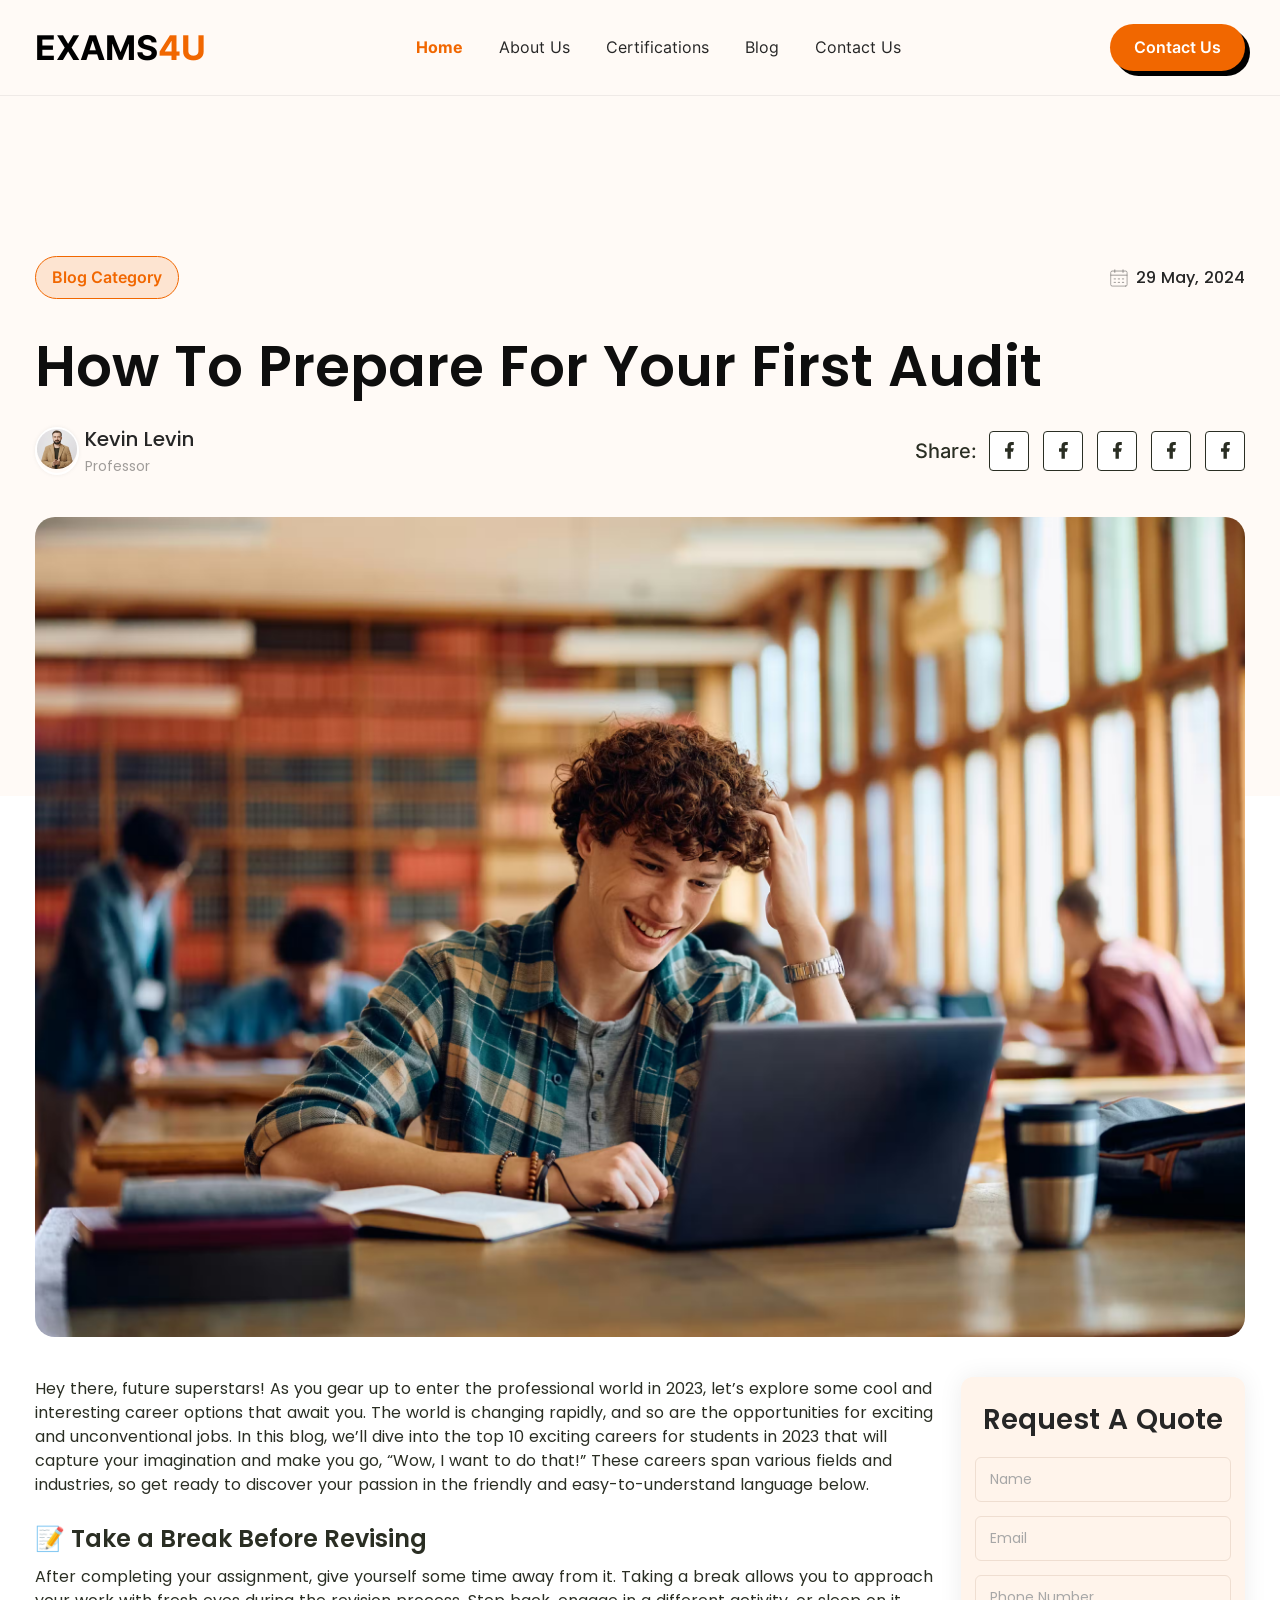
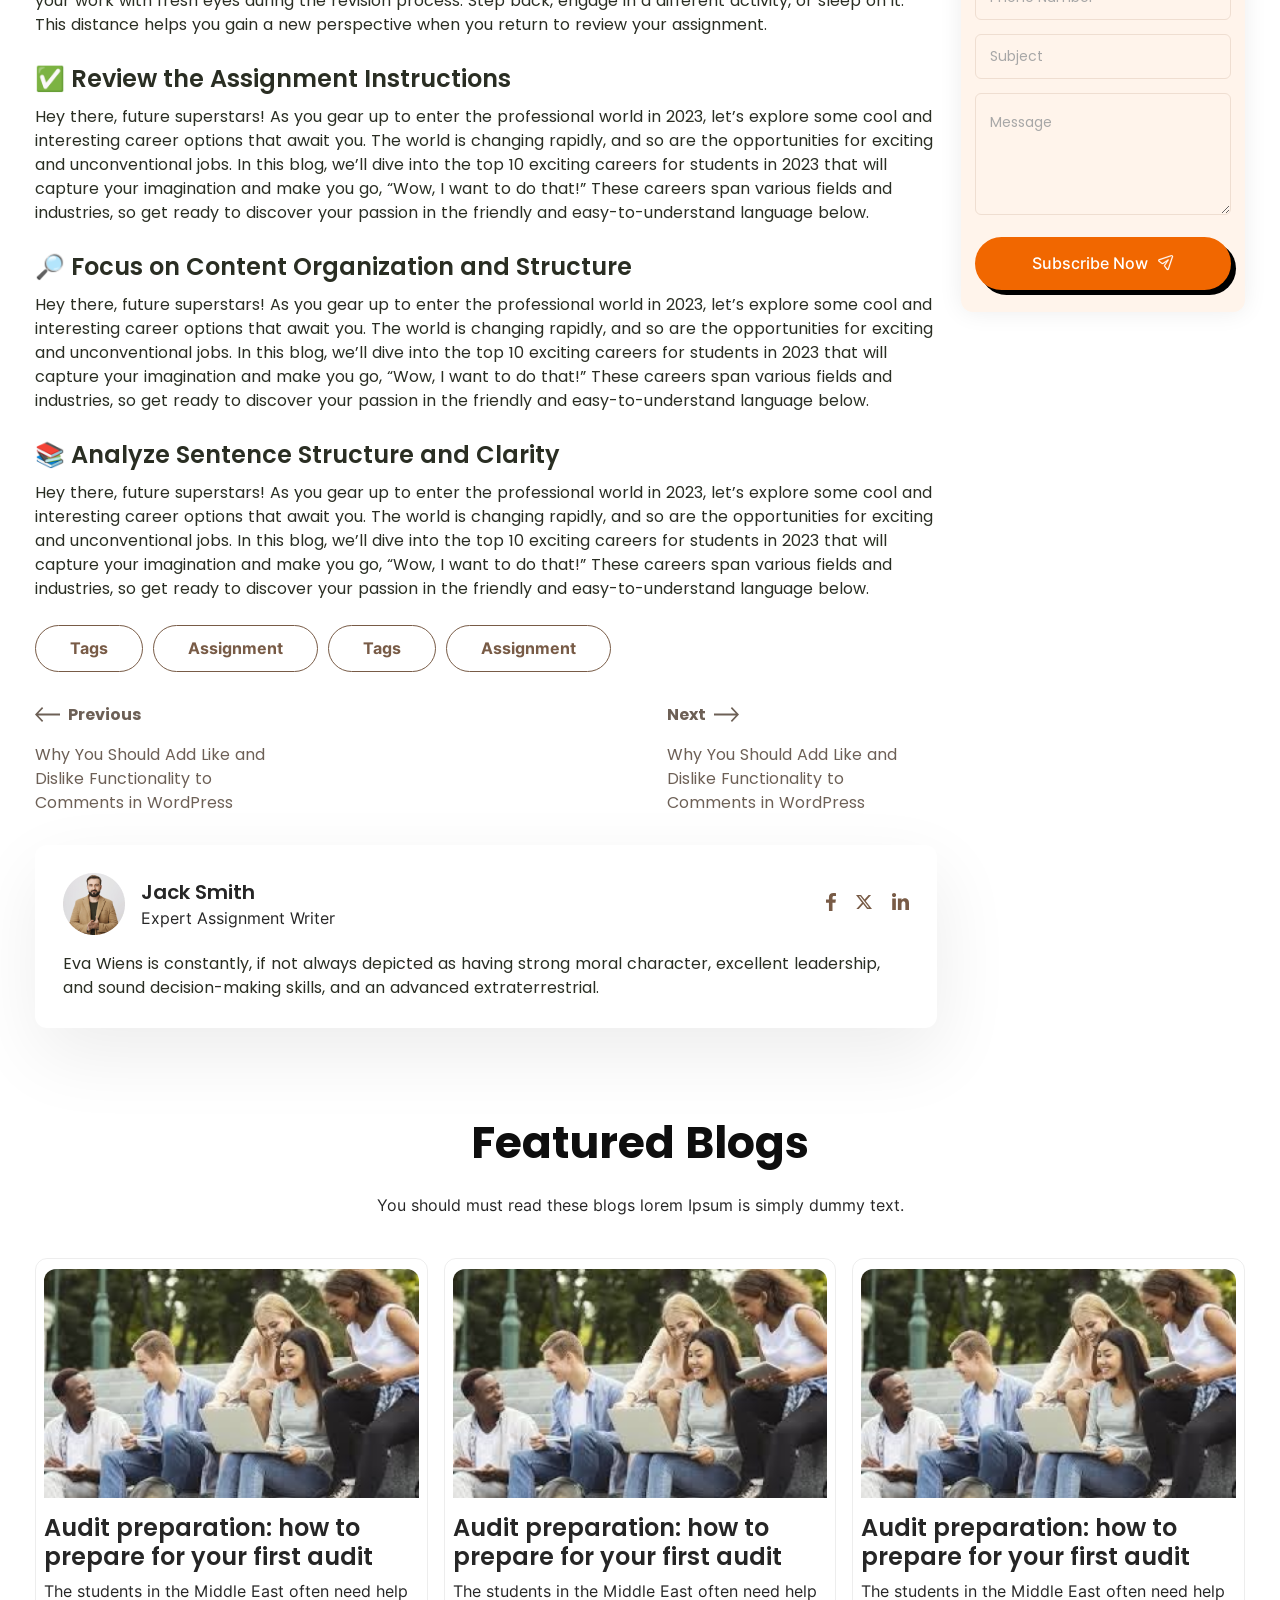
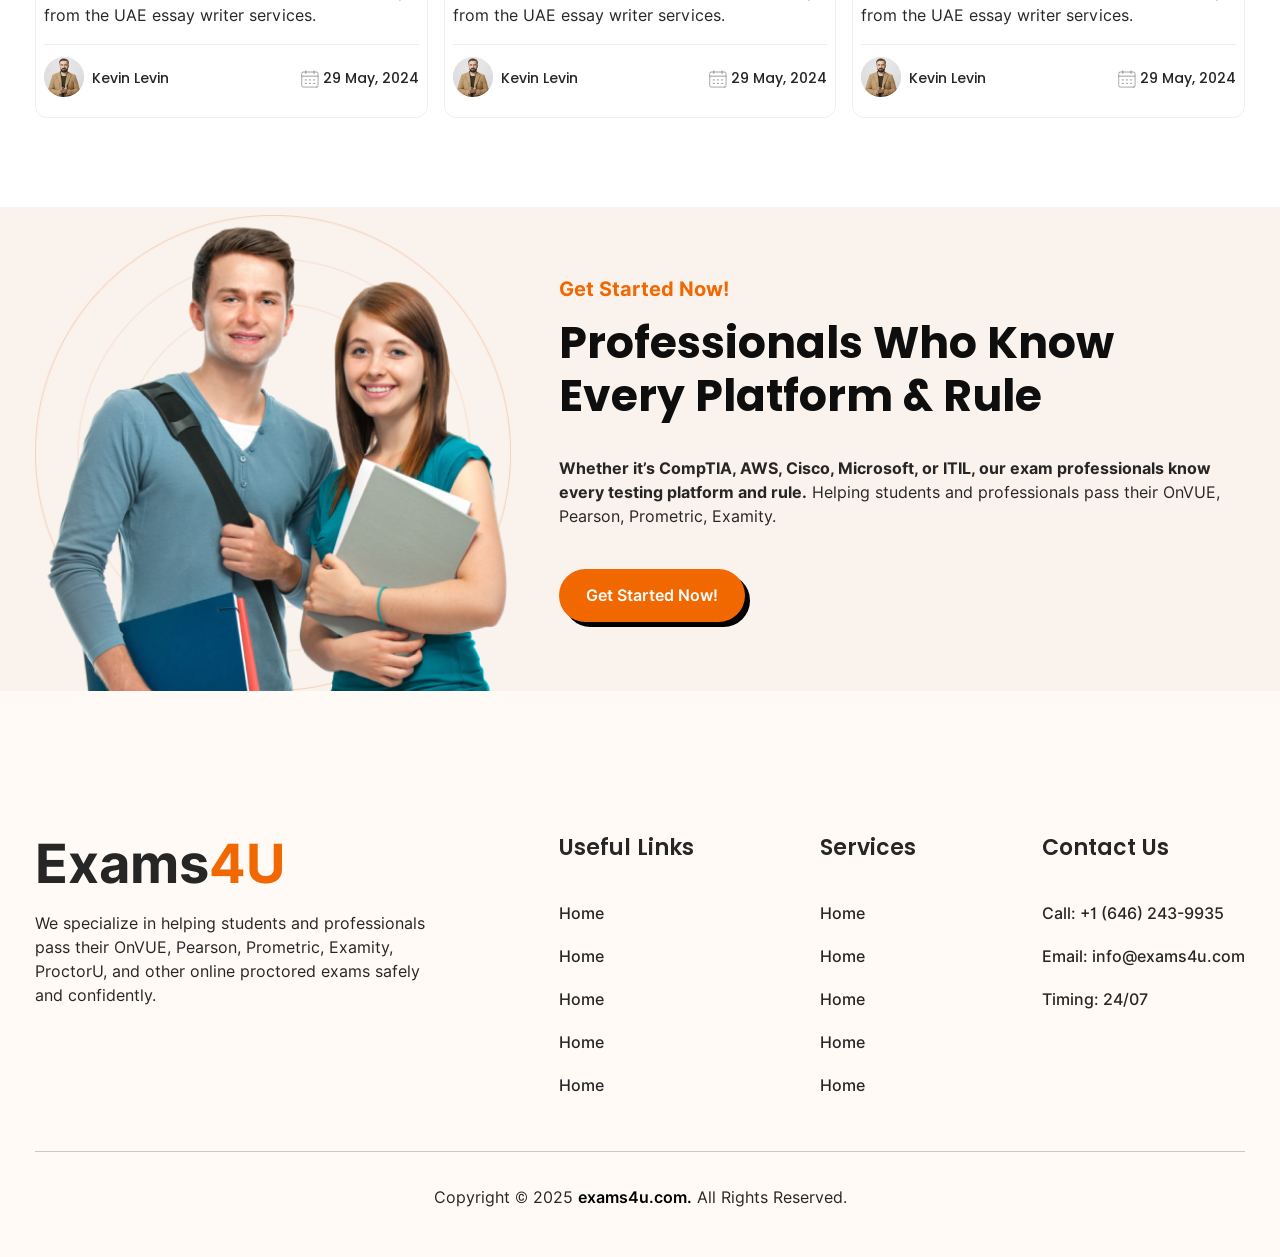
<file: blog-detail.html>
<!DOCTYPE html>
<html lang="en">

<head>
    <meta charset="UTF-8">
    <meta name="viewport" content="width=device-width, initial-scale=1.0">
    <title>Exams4U</title>
    <link rel="stylesheet" href="./assets/scss/style.css">
    <link rel="stylesheet" href="./assets/scss/header.css">
    <link rel="stylesheet" href="./assets/scss/blog-detail.css">
    <link rel="stylesheet" href="./assets/scss/featured-blog.css">
    <link rel="stylesheet" href="./assets/scss/footer.css">
</head>

<body>


    <!-- Header -->
    <header class="header">
        <div class="container">
            <div class="header-wrapper">
                <a href="/" class="logo">Exams<span class="text-primary">4U</span></a>
                <nav class="nav">
                    <ul class="menu">
                        <li class="menu-links">
                            <a href="/" class="active">Home</a>
                        </li>
                        <li class="menu-links">
                            <a href="#">About Us</a>
                        </li>
                        <li class="menu-links">
                            <a href="/certifications.html">Certifications</a>
                        </li>
                        <li class="menu-links">
                            <a href="#">Blog</a>
                        </li>
                        <li class="menu-links">
                            <a href="#">Contact Us</a>
                        </li>
                    </ul>
                </nav>
                <button class="menu-toggle">
                    <span></span><span></span><span></span>
                </button>
                <a class="btn btn-primary header-btn">Contact Us</a>
            </div>
        </div>
    </header>


    <!-- Sections -->
    <div class="overflow-hidden">
        <section class="hero-sec pb-0">
            <div class="container">
                <div class="topbar">
                    <div class="featured-blog-btn">Blog Category</div>
                    <div class="d-flex align-items-center gap-2">
                        <img src="./assets/img/icon/calendar-icon.svg" width="18" height="18" alt="Icon">
                        <div class="date poppins-medium">29 May, 2024</div>
                    </div>
                </div>
                <h1 class="main-title mb-4">how to prepare for your first audit</h1>
                <div class="bottom mb-5">
                    <div class="client">
                        <div class="icon">
                            <img src="./assets/img/kevin-img.webp" width="40" height="40" alt="Icon">
                        </div>
                        <div class="content">
                            <div class="title">Kevin Levin</div>
                            <div class="profession">Professor</div>
                        </div>
                    </div>
                    <div class="social">
                        <div class="social-title">Share:</div>
                        <div class="social-links">
                            <a href="" class="icon">
                                <img src="./assets/img/icon/fb-icon.svg" width="9" height="17" alt="Icon">
                            </a>
                            <a href="" class="icon">
                                <img src="./assets/img/icon/fb-icon.svg" width="9" height="17" alt="Icon">
                            </a>
                            <a href="" class="icon">
                                <img src="./assets/img/icon/fb-icon.svg" width="9" height="17" alt="Icon">
                            </a>
                            <a href="" class="icon">
                                <img src="./assets/img/icon/fb-icon.svg" width="9" height="17" alt="Icon">
                            </a>
                            <a href="" class="icon">
                                <img src="./assets/img/icon/fb-icon.svg" width="9" height="17" alt="Icon">
                            </a>
                        </div>
                    </div>
                </div>
                <img src="./assets/img/blog-detail-img1.webp" style="border-radius: 20px;"
                    class="img-fluid d-block mb-5" width="1243" height="842" alt="Blog Detail">
                <div class="row g-4">
                    <div class="col-lg-9">
                        <p class="mb-4 poppins-reg text-gray">
                            Hey there, future superstars! As you gear up to enter the professional world in 2023, let’s
                            explore some cool and interesting career options that await you. The world is changing
                            rapidly, and so are the opportunities for exciting and unconventional jobs. In this blog,
                            we’ll dive into the top 10 exciting careers for students in 2023 that will capture your
                            imagination and make you go, “Wow, I want to do that!” These careers span various fields and
                            industries, so get ready to discover your passion in the friendly and easy-to-understand
                            language below.
                        </p>
                        <p class="fs-24 poppins-semibold text-gray mb-2">
                            📝 Take a Break Before Revising
                        </p>
                        <p class="mb-4 poppins-reg text-gray">
                            After completing your assignment, give yourself some time away from it. Taking a break
                            allows you to approach your work with fresh eyes during the revision process. Step back,
                            engage in a different activity, or sleep on it. This distance helps you gain a new
                            perspective when you return to review your assignment.
                        </p>
                        <p class="fs-24 poppins-semibold text-gray mb-2">
                            ✅ Review the Assignment Instructions
                        </p>
                        <p class="mb-4 poppins-reg text-gray">
                            Hey there, future superstars! As you gear up to enter the professional world in 2023, let’s
                            explore some cool and interesting career options that await you. The world is changing
                            rapidly, and so are the opportunities for exciting and unconventional jobs. In this blog,
                            we’ll dive into the top 10 exciting careers for students in 2023 that will capture your
                            imagination and make you go, “Wow, I want to do that!” These careers span various fields and
                            industries, so get ready to discover your passion in the friendly and easy-to-understand
                            language below.
                        </p>
                        <p class="fs-24 poppins-semibold text-gray mb-2">
                            🔎 Focus on Content Organization and Structure
                        </p>
                        <p class="mb-4 poppins-reg text-gray">
                            Hey there, future superstars! As you gear up to enter the professional world in 2023, let’s
                            explore some cool and interesting career options that await you. The world is changing
                            rapidly, and so are the opportunities for exciting and unconventional jobs. In this blog,
                            we’ll dive into the top 10 exciting careers for students in 2023 that will capture your
                            imagination and make you go, “Wow, I want to do that!” These careers span various fields and
                            industries, so get ready to discover your passion in the friendly and easy-to-understand
                            language below.
                        </p>
                        <p class="fs-24 poppins-semibold text-gray mb-2">
                            📚 Analyze Sentence Structure and Clarity
                        </p>
                        <p class="mb-4 poppins-reg text-gray">
                            Hey there, future superstars! As you gear up to enter the professional world in 2023, let’s
                            explore some cool and interesting career options that await you. The world is changing
                            rapidly, and so are the opportunities for exciting and unconventional jobs. In this blog,
                            we’ll dive into the top 10 exciting careers for students in 2023 that will capture your
                            imagination and make you go, “Wow, I want to do that!” These careers span various fields and
                            industries, so get ready to discover your passion in the friendly and easy-to-understand
                            language below.
                        </p>
                        <div class="categories-buttons">
                            <a href="#" class="category-btn">Tags</a>
                            <a href="#" class="category-btn">Assignment</a>
                            <a href="#" class="category-btn">Tags</a>
                            <a href="#" class="category-btn">Assignment</a>
                        </div>
                        <div class="blog-pagination">
                            <div class="content">
                                <div class="d-flex align-items-center gap-2 mb-3">
                                    <img src="./assets/img/icon/previous-arrow.svg" width="25" height="15" alt="Arrow"
                                        loading="lazy">
                                    <span class="d-block poppins-bold text-brown">Previous</span>
                                </div>
                                <p class="mb-0 poppins-reg text-brown">
                                    Why You Should Add Like and Dislike Functionality to Comments in WordPress
                                </p>
                            </div>
                            <div class="content">
                                <div class="d-flex align-items-center gap-2 mb-3">
                                    <span class="d-block poppins-bold text-brown">Next</span>
                                    <img src="./assets/img/icon/next-arrow.svg" width="25" height="15" alt="Arrow"
                                        loading="lazy">
                                </div>
                                <p class="mb-0 poppins-reg text-brown">
                                    Why You Should Add Like and Dislike Functionality to Comments in WordPress
                                </p>
                            </div>
                        </div>
                        <div class="review-card">
                            <div class="topbar">
                                <div class="detail">
                                    <img src="./assets/img/kevin-img1.webp" width="62" height="62" alt="Icon"
                                        loading="lazy">
                                    <div class="content">
                                        <div class="name fs-20 poppins-semibold mb-0">Jack Smith</div>
                                        <p class="mb-0 profession">Expert Assignment Writer</p>
                                    </div>
                                </div>
                                <div class="socail-icons">
                                    <a href="#">
                                        <img src="./assets/img/icon/facebook-brown-icon.svg" width="10" height="18"
                                            alt="Socail Icon" loading="lazy">
                                    </a>
                                    <a href="#">
                                        <img src="./assets/img/icon/twitter-brown-icon.svg" width="16" height="14"
                                            alt="Socail Icon" loading="lazy">
                                    </a>
                                    <a href="#">
                                        <img src="./assets/img/icon/linkdin-brown-icon.svg" width="17" height="17"
                                            alt="Socail Icon" loading="lazy">
                                    </a>
                                </div>
                            </div>
                            <p class="mb-0 text-gray poppins-reg">
                                Eva Wiens is constantly, if not always depicted as having strong moral character,
                                excellent leadership, and sound decision-making skills, and an advanced
                                extraterrestrial.
                            </p>
                        </div>
                    </div>
                    <div class="col-lg-3">
                        <div class="blog-form-wrapper">
                            <div class="blog-form">
                                <span class="form-title d-block text-center poppins-semibold fs-28 mb-3">Request A
                                    Quote</span>
                                <form class="form">
                                    <div class="input-wrapper">
                                        <input type="text" class="input-control" placeholder="Name">
                                        <input type="email" class="input-control" placeholder="Email">
                                        <input type="number" class="input-control" placeholder="Phone Number">
                                        <input type="text" class="input-control" placeholder="Subject">
                                        <textarea name="Message" rows="4" class="textarea mb-2"
                                            placeholder="Message"></textarea>
                                        <a href="#" class="btn btn-primary w-100 fw-medium">
                                            Subscribe Now
                                            <img src="./assets/img/icon/send-icon.svg" style="object-fit: contain;"
                                                width="16" height="16" alt="Icon" loading="lazy">
                                        </a>
                                    </div>
                                </form>
                            </div>
                        </div>
                    </div>
                </div>
            </div>
        </section>
        <section class="featured-blog-sec bg-white">
            <div class="container">
                <div class="content-wrapper mb-5">
                    <h2 class="h3 text-center mb-4">Featured Blogs</h2>
                    <p class="mb-0 text-center">You should must read these blogs lorem Ipsum is simply dummy text.</p>
                </div>
                <div class="row g-3">
                    <div class="col-lg-4 col-md-6">
                        <div class="blog-card">
                            <img src="./assets/img/blog-img1.webp" style="border-radius: 12px 12px 0 0;"
                                class="img-fluid d-block mb-3" width="380" height="232" alt="Blog Image" loading="lazy">
                            <div class="blog-title fs-24 poppins-semibold mb-2 line-height-md">
                                Audit preparation: how to prepare for your first audit
                            </div>
                            <p class="mb-3">
                                The students in the Middle East often need help from the UAE essay writer
                                services.
                            </p>
                            <div class="blog-bottom">
                                <div class="d-flex align-items-center gap-2">
                                    <div class="icon">
                                        <img src="./assets/img/kevin-img.webp" width="40" height="40" alt="Icon"
                                            loading="lazy">
                                    </div>
                                    <div class="poppins-medium fs-14">Kevin Levin</div>
                                </div>
                                <div class="d-flex align-items-center gap-1">
                                    <img src="./assets/img/icon/calendar-icon.svg" width="18" height="18" alt="Icon">
                                    <div class="date fs-14 poppins-medium">29 May, 2024</div>
                                </div>
                            </div>
                        </div>
                    </div>
                    <div class="col-lg-4 col-md-6">
                        <div class="blog-card">
                            <img src="./assets/img/blog-img1.webp" style="border-radius: 12px 12px 0 0;"
                                class="img-fluid d-block mb-3" width="380" height="232" alt="Blog Image" loading="lazy">
                            <div class="blog-title fs-24 poppins-semibold mb-2 line-height-md">
                                Audit preparation: how to prepare for your first audit
                            </div>
                            <p class="mb-3">
                                The students in the Middle East often need help from the UAE essay writer
                                services.
                            </p>
                            <div class="blog-bottom">
                                <div class="d-flex align-items-center gap-2">
                                    <div class="icon">
                                        <img src="./assets/img/kevin-img.webp" width="40" height="40" alt="Icon"
                                            loading="lazy">
                                    </div>
                                    <div class="poppins-medium fs-14">Kevin Levin</div>
                                </div>
                                <div class="d-flex align-items-center gap-1">
                                    <img src="./assets/img/icon/calendar-icon.svg" width="18" height="18" alt="Icon">
                                    <div class="date fs-14 poppins-medium">29 May, 2024</div>
                                </div>
                            </div>
                        </div>
                    </div>
                    <div class="col-lg-4 col-md-6">
                        <div class="blog-card">
                            <img src="./assets/img/blog-img1.webp" style="border-radius: 12px 12px 0 0;"
                                class="img-fluid d-block mb-3" width="380" height="232" alt="Blog Image" loading="lazy">
                            <div class="blog-title fs-24 poppins-semibold mb-2 line-height-md">
                                Audit preparation: how to prepare for your first audit
                            </div>
                            <p class="mb-3">
                                The students in the Middle East often need help from the UAE essay writer
                                services.
                            </p>
                            <div class="blog-bottom">
                                <div class="d-flex align-items-center gap-2">
                                    <div class="icon">
                                        <img src="./assets/img/kevin-img.webp" width="40" height="40" alt="Icon"
                                            loading="lazy">
                                    </div>
                                    <div class="poppins-medium fs-14">Kevin Levin</div>
                                </div>
                                <div class="d-flex align-items-center gap-1">
                                    <img src="./assets/img/icon/calendar-icon.svg" width="18" height="18" alt="Icon">
                                    <div class="date fs-14 poppins-medium">29 May, 2024</div>
                                </div>
                            </div>
                        </div>
                    </div>
                </div>
            </div>
        </section>
        <section style="margin-bottom: 80px;" class="default-sec p-xl-0 p-0 pt-5 bg-cream">
            <div class="container">
                <div class="row g-5">
                    <div class="col-xl-7 order-xl-2">
                        <div class="content-wrapper h-100 d-flex flex-column justify-content-center">
                            <div class="sub-title fw-bold text-primary fs-20 mb-3">Get Started Now!</div>
                            <h2>Professionals Who Know Every Platform & Rule</h2>
                            <p class="mb-5"><strong>Whether it’s CompTIA, AWS, Cisco, Microsoft, or ITIL, our exam
                                    professionals know every testing platform and rule.</strong> Helping students and
                                professionals pass their OnVUE, Pearson, Prometric, Examity.</p>
                            <a href="#" class="btn btn-primary">Get Started Now!</a>
                        </div>
                    </div>
                    <div class="col-xl-5 order-xl-1">
                        <img src="./assets/img/certificate-sec-img2.webp" style="max-width: 517px;"
                            class="img-fluid pt-2 d-block mx-auto" width="517" height="517" alt="Section Image"
                            loading="lazy">
                    </div>
                </div>
            </div>
        </section>
    </div>


    <!-- Footer -->
    <footer class="footer">
        <div class="container">
            <div class="footer-wrapper">
                <div class="footer-content">
                    <a href="/" class="footer-logo d-block mb-3">Exams<span class="text-primary">4U</span></a>
                    <p class="mb-0">We specialize in helping students and professionals pass their OnVUE, Pearson,
                        Prometric, Examity, ProctorU, and other online proctored exams safely and confidently.</p>
                </div>
                <div class="footer-list">
                    <div class="list-title mb-5">Useful Links</div>
                    <ul class="footer-menu">
                        <li><a href="#">Home</a></li>
                        <li><a href="#">Home</a></li>
                        <li><a href="#">Home</a></li>
                        <li><a href="#">Home</a></li>
                        <li><a href="#">Home</a></li>
                    </ul>
                </div>
                <div class="footer-list">
                    <div class="list-title mb-5">Services</div>
                    <ul class="footer-menu">
                        <li><a href="#">Home</a></li>
                        <li><a href="#">Home</a></li>
                        <li><a href="#">Home</a></li>
                        <li><a href="#">Home</a></li>
                        <li><a href="#">Home</a></li>
                    </ul>
                </div>
                <div class="footer-list">
                    <div class="list-title mb-5">Contact Us</div>
                    <ul class="footer-menu">
                        <li>Call: <a href="tel:+16462439935">+1 (646) 243-9935</a></li>
                        <li>Email: <a href="mailto:info@exams4u.com">info@exams4u.com</a></li>
                        <li>Timing: 24/07</li>
                    </ul>
                </div>
            </div>
            <div class="footer-bottom">Copyright © 2025 <a href="#" class="fw-semibold text-black">exams4u.com.</a> All
                Rights Reserved.</div>
        </div>
    </footer>


    <!-- Js -->
    <script src="./assets/js/jquery.js"></script>
    <script src="./assets/js/main.js"></script>


</body>

</html>
</file>
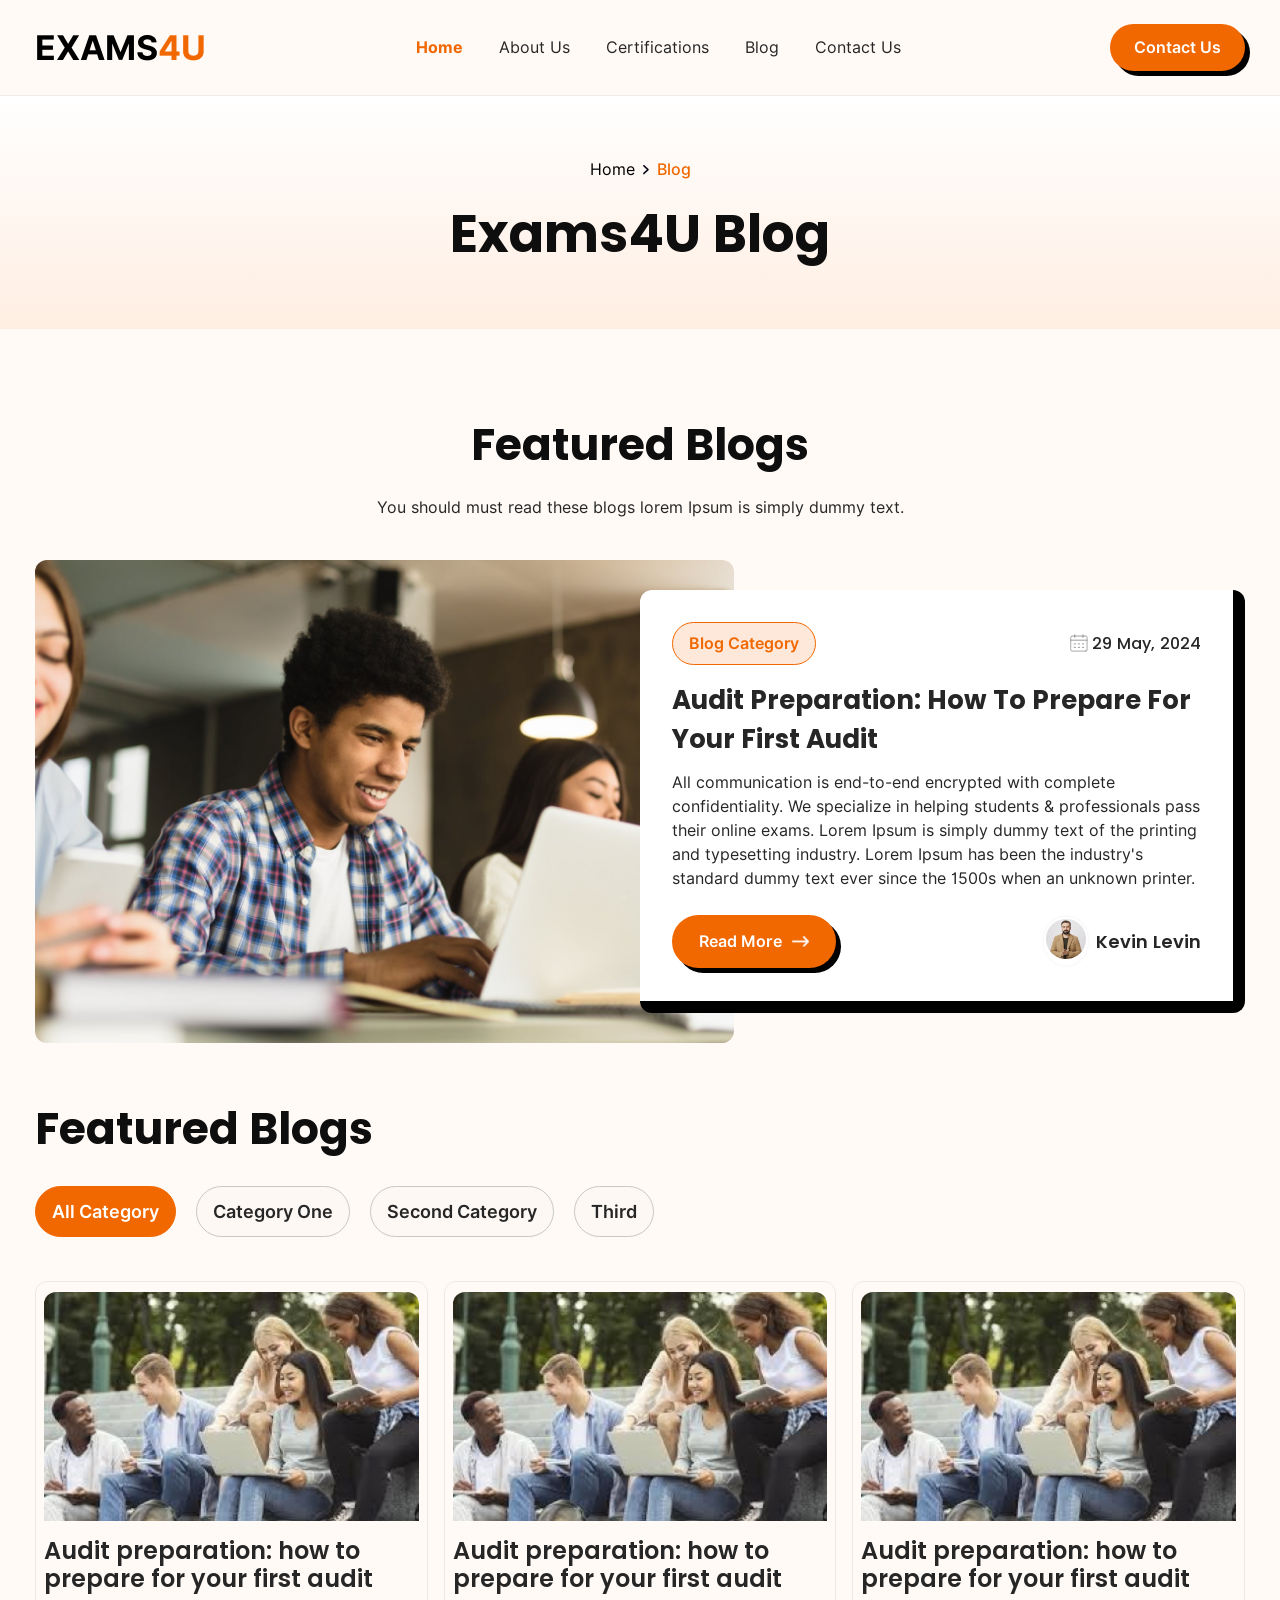
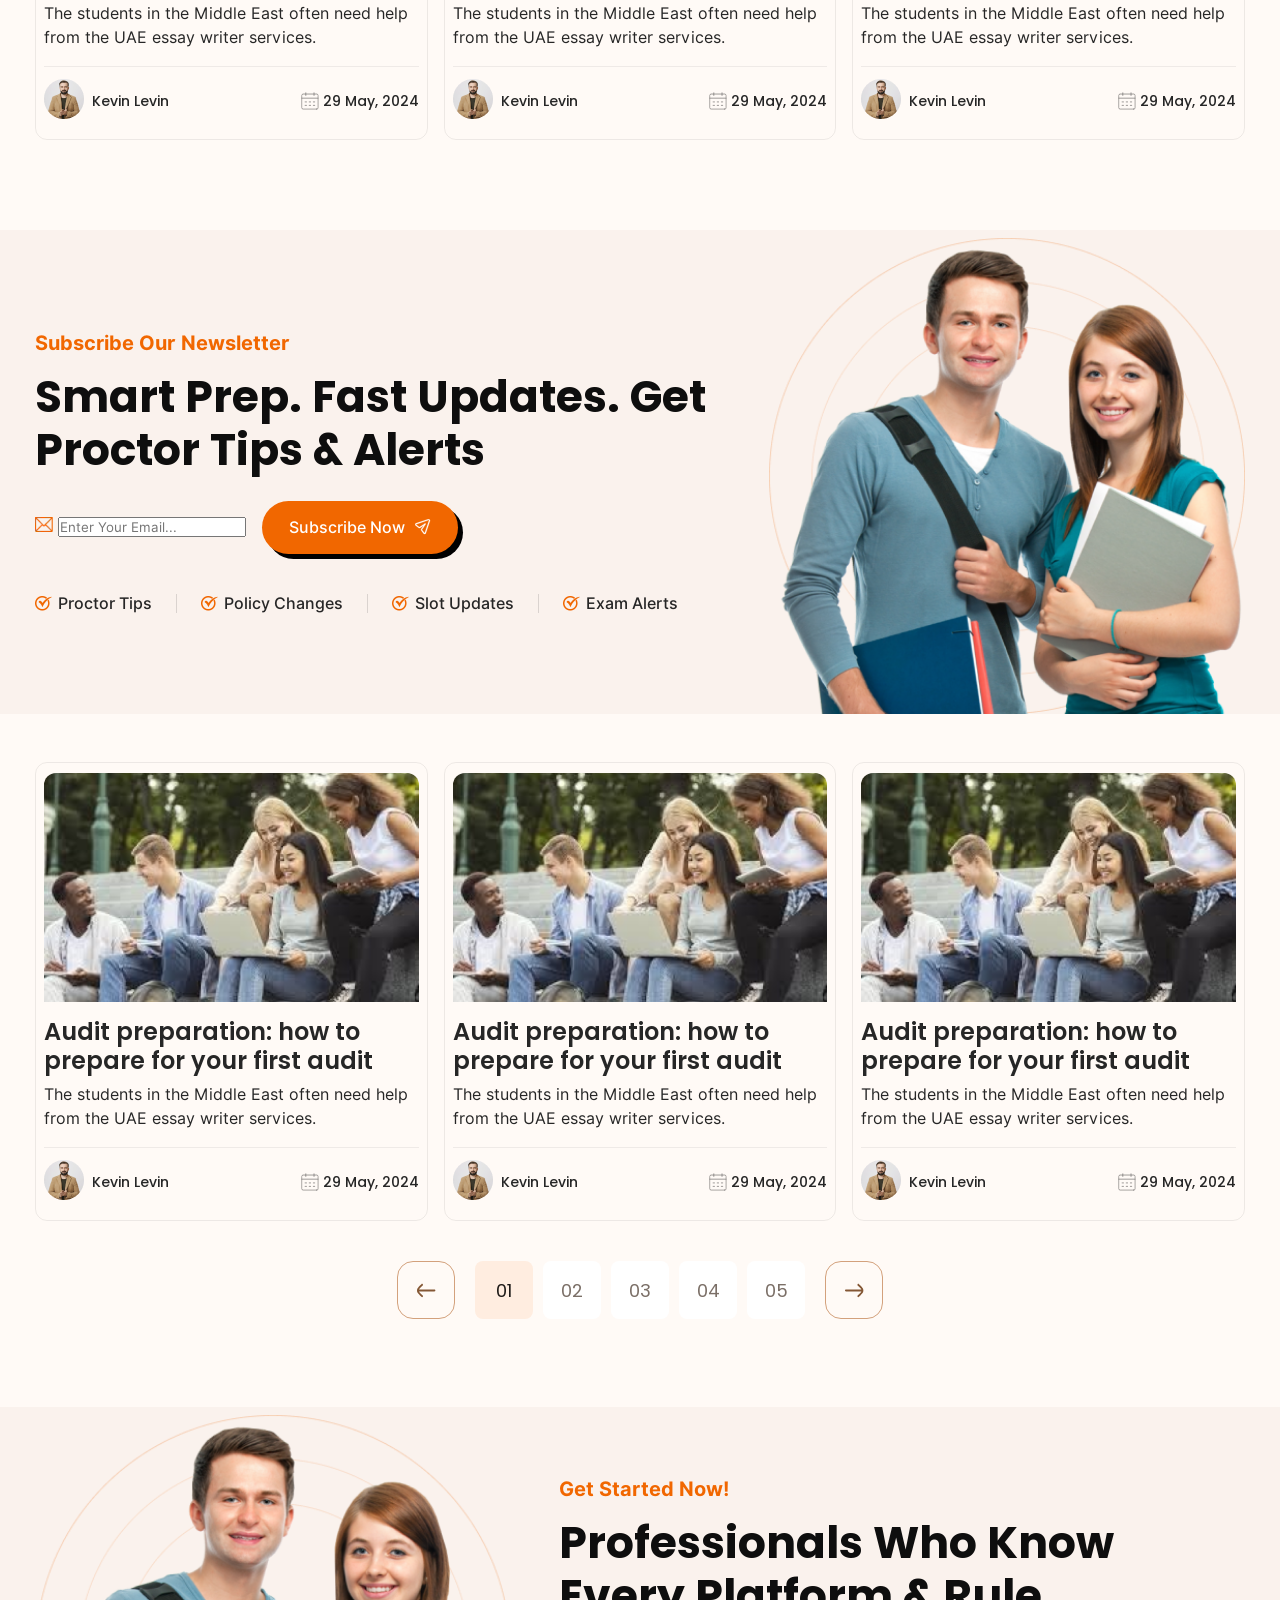
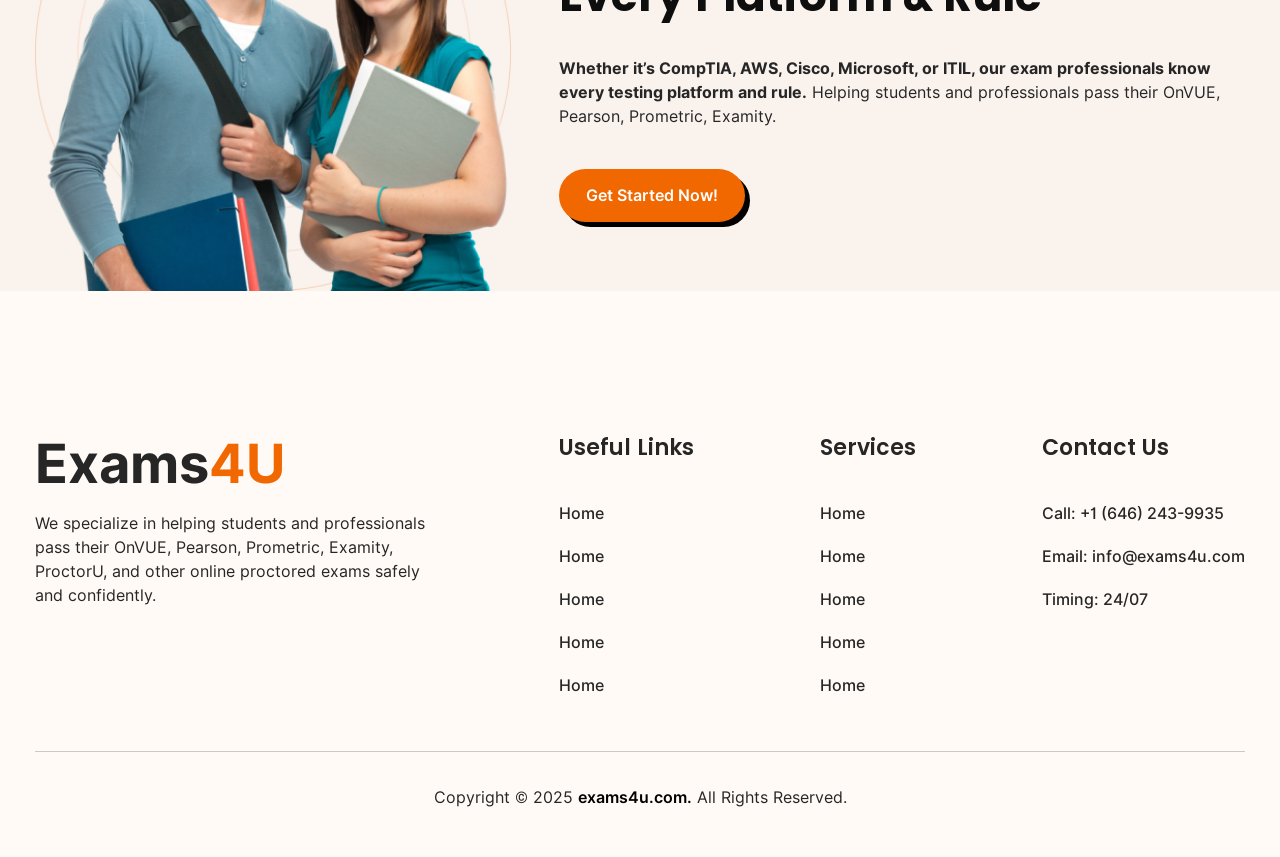
<file: blog.html>
<!DOCTYPE html>
<html lang="en">

<head>
    <meta charset="UTF-8">
    <meta name="viewport" content="width=device-width, initial-scale=1.0">
    <title>Exams4U</title>
    <link rel="stylesheet" href="./assets/scss/style.css">
    <link rel="stylesheet" href="./assets/scss/header.css">
    <link rel="stylesheet" href="./assets/scss/blog.css">
    <link rel="stylesheet" href="./assets/scss/featured-blog.css">
    <link rel="stylesheet" href="./assets/scss/footer.css">
</head>

<body>


    <!-- Header -->
    <header class="header">
        <div class="container">
            <div class="header-wrapper">
                <a href="/" class="logo">Exams<span class="text-primary">4U</span></a>
                <nav class="nav">
                    <ul class="menu">
                        <li class="menu-links">
                            <a href="/" class="active">Home</a>
                        </li>
                        <li class="menu-links">
                            <a href="#">About Us</a>
                        </li>
                        <li class="menu-links">
                            <a href="/certifications.html">Certifications</a>
                        </li>
                        <li class="menu-links">
                            <a href="#">Blog</a>
                        </li>
                        <li class="menu-links">
                            <a href="#">Contact Us</a>
                        </li>
                    </ul>
                </nav>
                <button class="menu-toggle">
                    <span></span><span></span><span></span>
                </button>
                <a class="btn btn-primary header-btn">Contact Us</a>
            </div>
        </div>
    </header>


    <!-- Sections -->
    <div class="overflow-hidden">
        <section class="hero-sec">
            <div class="container">
                <div style="max-width: 611px;" class="content-wrapper mx-auto">
                    <ul
                        class="breadcrumbs d-flex justify-content-center align-items-center gap-2 flex-wrap text-center mb-4">
                        <li><a href="/" class="text-black">Home</a></li>
                        <li class="separator">
                            <img src="./assets/img/icon/breadcrumbs-angle-right-icon.svg" width="6" height="10"
                                alt="Icon">
                        </li>
                        <li class="text-primary fw-medium">Blog</li>
                    </ul>
                    <h1 class="text-center mb-0">Exams4U Blog</h1>
                </div>
            </div>
        </section>
        <section class="featured-blog-sec">
            <div class="container">
                <div class="content-wrapper mb-5">
                    <h2 class="h3 text-center mb-4">Featured Blogs</h2>
                    <p class="mb-0 text-center">You should must read these blogs lorem Ipsum is simply dummy text.</p>
                </div>
                <div class="row g-3">
                    <div class="col-xl-7">
                        <img src="./assets/img/feature-blog-sec-img1.webp" style="max-width: 716px;"
                            class="img-fluid d-block mx-auto border-12" width="716" height="495" alt="Section Image"
                            loading="lazy">
                    </div>
                    <div class="col-xl-5">
                        <div class="blog-card-wrapper">
                            <div class="blog-featured-card">
                                <div class="topbar mb-3">
                                    <div class="featured-blog-btn">Blog Category</div>
                                    <div class="d-flex align-items-center gap-1">
                                        <img src="./assets/img/icon/calendar-icon.svg" width="18" height="18"
                                            alt="Icon">
                                        <div class="date poppins-medium">29 May, 2024</div>
                                    </div>
                                </div>
                                <div class="featured-title">
                                    Audit preparation: how to prepare for your first audit
                                </div>
                                <p class="mb-4">
                                    All communication is end-to-end encrypted with complete confidentiality. We
                                    specialize in helping students & professionals pass their online exams. Lorem
                                    Ipsum is simply dummy text of the printing and typesetting industry. Lorem Ipsum has
                                    been the industry's standard dummy text ever since the 1500s when an unknown
                                    printer.
                                </p>
                                <div class="bottom">
                                    <a href="#" class="btn btn-primary">
                                        Read More
                                        <img src="./assets/img/icon/arrow-right.webp" style="object-fit: contain;"
                                            width="17" height="17" alt="Icon" loading="lazy">
                                    </a>
                                    <div class="d-flex align-items-center gap-2">
                                        <div class="icon">
                                            <img src="./assets/img/kevin-img.webp" width="40" height="40" alt="Icon"
                                                loading="lazy">
                                        </div>
                                        <div class="poppins-semibold fs-18">Kevin Levin</div>
                                    </div>
                                </div>
                            </div>
                        </div>
                    </div>
                </div>
                <h2 class="h3 title">Featured Blogs</h2>
                <div class="tabs-wrapper">
                    <div class="tabs-buttons">
                        <button class="tab-btn active" data-tab="tab1">All Category</button>
                        <button class="tab-btn" data-tab="tab2">Category One</button>
                        <button class="tab-btn" data-tab="tab3">Second Category</button>
                        <button class="tab-btn" data-tab="tab4">Third</button>
                    </div>
                    <div class="tabs-content">
                        <div class="tab-content active" id="tab1">
                            <div class="row g-3">
                                <div class="col-lg-4 col-md-6">
                                    <div class="blog-card">
                                        <img src="./assets/img/blog-img1.webp" style="border-radius: 12px 12px 0 0;"
                                            class="img-fluid d-block mb-3" width="380" height="232" alt="Blog Image"
                                            loading="lazy">
                                        <div class="blog-title fs-24 poppins-semibold mb-2 line-height-md">
                                            Audit preparation: how to prepare for your first audit
                                        </div>
                                        <p class="mb-3">
                                            The students in the Middle East often need help from the UAE essay writer
                                            services.
                                        </p>
                                        <div class="blog-bottom">
                                            <div class="d-flex align-items-center gap-2">
                                                <div class="icon">
                                                    <img src="./assets/img/kevin-img.webp" width="40" height="40"
                                                        alt="Icon" loading="lazy">
                                                </div>
                                                <div class="poppins-medium fs-14">Kevin Levin</div>
                                            </div>
                                            <div class="d-flex align-items-center gap-1">
                                                <img src="./assets/img/icon/calendar-icon.svg" width="18" height="18"
                                                    alt="Icon">
                                                <div class="date fs-14 poppins-medium">29 May, 2024</div>
                                            </div>
                                        </div>
                                    </div>
                                </div>
                                <div class="col-lg-4 col-md-6">
                                    <div class="blog-card">
                                        <img src="./assets/img/blog-img1.webp" style="border-radius: 12px 12px 0 0;"
                                            class="img-fluid d-block mb-3" width="380" height="232" alt="Blog Image"
                                            loading="lazy">
                                        <div class="blog-title fs-24 poppins-semibold mb-2 line-height-md">
                                            Audit preparation: how to prepare for your first audit
                                        </div>
                                        <p class="mb-3">
                                            The students in the Middle East often need help from the UAE essay writer
                                            services.
                                        </p>
                                        <div class="blog-bottom">
                                            <div class="d-flex align-items-center gap-2">
                                                <div class="icon">
                                                    <img src="./assets/img/kevin-img.webp" width="40" height="40"
                                                        alt="Icon" loading="lazy">
                                                </div>
                                                <div class="poppins-medium fs-14">Kevin Levin</div>
                                            </div>
                                            <div class="d-flex align-items-center gap-1">
                                                <img src="./assets/img/icon/calendar-icon.svg" width="18" height="18"
                                                    alt="Icon">
                                                <div class="date fs-14 poppins-medium">29 May, 2024</div>
                                            </div>
                                        </div>
                                    </div>
                                </div>
                                <div class="col-lg-4 col-md-6">
                                    <div class="blog-card">
                                        <img src="./assets/img/blog-img1.webp" style="border-radius: 12px 12px 0 0;"
                                            class="img-fluid d-block mb-3" width="380" height="232" alt="Blog Image"
                                            loading="lazy">
                                        <div class="blog-title fs-24 poppins-semibold mb-2 line-height-md">
                                            Audit preparation: how to prepare for your first audit
                                        </div>
                                        <p class="mb-3">
                                            The students in the Middle East often need help from the UAE essay writer
                                            services.
                                        </p>
                                        <div class="blog-bottom">
                                            <div class="d-flex align-items-center gap-2">
                                                <div class="icon">
                                                    <img src="./assets/img/kevin-img.webp" width="40" height="40"
                                                        alt="Icon" loading="lazy">
                                                </div>
                                                <div class="poppins-medium fs-14">Kevin Levin</div>
                                            </div>
                                            <div class="d-flex align-items-center gap-1">
                                                <img src="./assets/img/icon/calendar-icon.svg" width="18" height="18"
                                                    alt="Icon">
                                                <div class="date fs-14 poppins-medium">29 May, 2024</div>
                                            </div>
                                        </div>
                                    </div>
                                </div>
                            </div>
                        </div>
                        <div class="tab-content" id="tab2">
                            <div class="row g-3">
                                <div class="col-lg-4 col-md-6">
                                    <div class="blog-card">
                                        <img src="./assets/img/blog-img1.webp" style="border-radius: 12px 12px 0 0;"
                                            class="img-fluid d-block mb-3" width="380" height="232" alt="Blog Image"
                                            loading="lazy">
                                        <div class="blog-title fs-24 poppins-semibold mb-2 line-height-md">
                                            Audit preparation: how to prepare for your first audit
                                        </div>
                                        <p class="mb-3">
                                            The students in the Middle East often need help from the UAE essay writer
                                            services.
                                        </p>
                                        <div class="blog-bottom">
                                            <div class="d-flex align-items-center gap-2">
                                                <div class="icon">
                                                    <img src="./assets/img/kevin-img.webp" width="40" height="40"
                                                        alt="Icon" loading="lazy">
                                                </div>
                                                <div class="poppins-medium fs-14">Kevin Levin</div>
                                            </div>
                                            <div class="d-flex align-items-center gap-1">
                                                <img src="./assets/img/icon/calendar-icon.svg" width="18" height="18"
                                                    alt="Icon">
                                                <div class="date fs-14 poppins-medium">29 May, 2024</div>
                                            </div>
                                        </div>
                                    </div>
                                </div>
                                <div class="col-lg-4 col-md-6">
                                    <div class="blog-card">
                                        <img src="./assets/img/blog-img1.webp" style="border-radius: 12px 12px 0 0;"
                                            class="img-fluid d-block mb-3" width="380" height="232" alt="Blog Image"
                                            loading="lazy">
                                        <div class="blog-title fs-24 poppins-semibold mb-2 line-height-md">
                                            Audit preparation: how to prepare for your first audit
                                        </div>
                                        <p class="mb-3">
                                            The students in the Middle East often need help from the UAE essay writer
                                            services.
                                        </p>
                                        <div class="blog-bottom">
                                            <div class="d-flex align-items-center gap-2">
                                                <div class="icon">
                                                    <img src="./assets/img/kevin-img.webp" width="40" height="40"
                                                        alt="Icon" loading="lazy">
                                                </div>
                                                <div class="poppins-medium fs-14">Kevin Levin</div>
                                            </div>
                                            <div class="d-flex align-items-center gap-1">
                                                <img src="./assets/img/icon/calendar-icon.svg" width="18" height="18"
                                                    alt="Icon">
                                                <div class="date fs-14 poppins-medium">29 May, 2024</div>
                                            </div>
                                        </div>
                                    </div>
                                </div>
                                <div class="col-lg-4 col-md-6">
                                    <div class="blog-card">
                                        <img src="./assets/img/blog-img1.webp" style="border-radius: 12px 12px 0 0;"
                                            class="img-fluid d-block mb-3" width="380" height="232" alt="Blog Image"
                                            loading="lazy">
                                        <div class="blog-title fs-24 poppins-semibold mb-2 line-height-md">
                                            Audit preparation: how to prepare for your first audit
                                        </div>
                                        <p class="mb-3">
                                            The students in the Middle East often need help from the UAE essay writer
                                            services.
                                        </p>
                                        <div class="blog-bottom">
                                            <div class="d-flex align-items-center gap-2">
                                                <div class="icon">
                                                    <img src="./assets/img/kevin-img.webp" width="40" height="40"
                                                        alt="Icon" loading="lazy">
                                                </div>
                                                <div class="poppins-medium fs-14">Kevin Levin</div>
                                            </div>
                                            <div class="d-flex align-items-center gap-1">
                                                <img src="./assets/img/icon/calendar-icon.svg" width="18" height="18"
                                                    alt="Icon">
                                                <div class="date fs-14 poppins-medium">29 May, 2024</div>
                                            </div>
                                        </div>
                                    </div>
                                </div>
                            </div>
                        </div>
                        <div class="tab-content" id="tab3">
                            <div class="row g-3">
                                <div class="col-lg-4 col-md-6">
                                    <div class="blog-card">
                                        <img src="./assets/img/blog-img1.webp" style="border-radius: 12px 12px 0 0;"
                                            class="img-fluid d-block mb-3" width="380" height="232" alt="Blog Image"
                                            loading="lazy">
                                        <div class="blog-title fs-24 poppins-semibold mb-2 line-height-md">
                                            Audit preparation: how to prepare for your first audit
                                        </div>
                                        <p class="mb-3">
                                            The students in the Middle East often need help from the UAE essay writer
                                            services.
                                        </p>
                                        <div class="blog-bottom">
                                            <div class="d-flex align-items-center gap-2">
                                                <div class="icon">
                                                    <img src="./assets/img/kevin-img.webp" width="40" height="40"
                                                        alt="Icon" loading="lazy">
                                                </div>
                                                <div class="poppins-medium fs-14">Kevin Levin</div>
                                            </div>
                                            <div class="d-flex align-items-center gap-1">
                                                <img src="./assets/img/icon/calendar-icon.svg" width="18" height="18"
                                                    alt="Icon">
                                                <div class="date fs-14 poppins-medium">29 May, 2024</div>
                                            </div>
                                        </div>
                                    </div>
                                </div>
                                <div class="col-lg-4 col-md-6">
                                    <div class="blog-card">
                                        <img src="./assets/img/blog-img1.webp" style="border-radius: 12px 12px 0 0;"
                                            class="img-fluid d-block mb-3" width="380" height="232" alt="Blog Image"
                                            loading="lazy">
                                        <div class="blog-title fs-24 poppins-semibold mb-2 line-height-md">
                                            Audit preparation: how to prepare for your first audit
                                        </div>
                                        <p class="mb-3">
                                            The students in the Middle East often need help from the UAE essay writer
                                            services.
                                        </p>
                                        <div class="blog-bottom">
                                            <div class="d-flex align-items-center gap-2">
                                                <div class="icon">
                                                    <img src="./assets/img/kevin-img.webp" width="40" height="40"
                                                        alt="Icon" loading="lazy">
                                                </div>
                                                <div class="poppins-medium fs-14">Kevin Levin</div>
                                            </div>
                                            <div class="d-flex align-items-center gap-1">
                                                <img src="./assets/img/icon/calendar-icon.svg" width="18" height="18"
                                                    alt="Icon">
                                                <div class="date fs-14 poppins-medium">29 May, 2024</div>
                                            </div>
                                        </div>
                                    </div>
                                </div>
                                <div class="col-lg-4 col-md-6">
                                    <div class="blog-card">
                                        <img src="./assets/img/blog-img1.webp" style="border-radius: 12px 12px 0 0;"
                                            class="img-fluid d-block mb-3" width="380" height="232" alt="Blog Image"
                                            loading="lazy">
                                        <div class="blog-title fs-24 poppins-semibold mb-2 line-height-md">
                                            Audit preparation: how to prepare for your first audit
                                        </div>
                                        <p class="mb-3">
                                            The students in the Middle East often need help from the UAE essay writer
                                            services.
                                        </p>
                                        <div class="blog-bottom">
                                            <div class="d-flex align-items-center gap-2">
                                                <div class="icon">
                                                    <img src="./assets/img/kevin-img.webp" width="40" height="40"
                                                        alt="Icon" loading="lazy">
                                                </div>
                                                <div class="poppins-medium fs-14">Kevin Levin</div>
                                            </div>
                                            <div class="d-flex align-items-center gap-1">
                                                <img src="./assets/img/icon/calendar-icon.svg" width="18" height="18"
                                                    alt="Icon">
                                                <div class="date fs-14 poppins-medium">29 May, 2024</div>
                                            </div>
                                        </div>
                                    </div>
                                </div>
                            </div>
                        </div>
                        <div class="tab-content" id="tab4">
                            <div class="row g-3">
                                <div class="col-lg-4 col-md-6">
                                    <div class="blog-card">
                                        <img src="./assets/img/blog-img1.webp" style="border-radius: 12px 12px 0 0;"
                                            class="img-fluid d-block mb-3" width="380" height="232" alt="Blog Image"
                                            loading="lazy">
                                        <div class="blog-title fs-24 poppins-semibold mb-2 line-height-md">
                                            Audit preparation: how to prepare for your first audit
                                        </div>
                                        <p class="mb-3">
                                            The students in the Middle East often need help from the UAE essay writer
                                            services.
                                        </p>
                                        <div class="blog-bottom">
                                            <div class="d-flex align-items-center gap-2">
                                                <div class="icon">
                                                    <img src="./assets/img/kevin-img.webp" width="40" height="40"
                                                        alt="Icon" loading="lazy">
                                                </div>
                                                <div class="poppins-medium fs-14">Kevin Levin</div>
                                            </div>
                                            <div class="d-flex align-items-center gap-1">
                                                <img src="./assets/img/icon/calendar-icon.svg" width="18" height="18"
                                                    alt="Icon">
                                                <div class="date fs-14 poppins-medium">29 May, 2024</div>
                                            </div>
                                        </div>
                                    </div>
                                </div>
                                <div class="col-lg-4 col-md-6">
                                    <div class="blog-card">
                                        <img src="./assets/img/blog-img1.webp" style="border-radius: 12px 12px 0 0;"
                                            class="img-fluid d-block mb-3" width="380" height="232" alt="Blog Image"
                                            loading="lazy">
                                        <div class="blog-title fs-24 poppins-semibold mb-2 line-height-md">
                                            Audit preparation: how to prepare for your first audit
                                        </div>
                                        <p class="mb-3">
                                            The students in the Middle East often need help from the UAE essay writer
                                            services.
                                        </p>
                                        <div class="blog-bottom">
                                            <div class="d-flex align-items-center gap-2">
                                                <div class="icon">
                                                    <img src="./assets/img/kevin-img.webp" width="40" height="40"
                                                        alt="Icon" loading="lazy">
                                                </div>
                                                <div class="poppins-medium fs-14">Kevin Levin</div>
                                            </div>
                                            <div class="d-flex align-items-center gap-1">
                                                <img src="./assets/img/icon/calendar-icon.svg" width="18" height="18"
                                                    alt="Icon">
                                                <div class="date fs-14 poppins-medium">29 May, 2024</div>
                                            </div>
                                        </div>
                                    </div>
                                </div>
                                <div class="col-lg-4 col-md-6">
                                    <div class="blog-card">
                                        <img src="./assets/img/blog-img1.webp" style="border-radius: 12px 12px 0 0;"
                                            class="img-fluid d-block mb-3" width="380" height="232" alt="Blog Image"
                                            loading="lazy">
                                        <div class="blog-title fs-24 poppins-semibold mb-2 line-height-md">
                                            Audit preparation: how to prepare for your first audit
                                        </div>
                                        <p class="mb-3">
                                            The students in the Middle East often need help from the UAE essay writer
                                            services.
                                        </p>
                                        <div class="blog-bottom">
                                            <div class="d-flex align-items-center gap-2">
                                                <div class="icon">
                                                    <img src="./assets/img/kevin-img.webp" width="40" height="40"
                                                        alt="Icon" loading="lazy">
                                                </div>
                                                <div class="poppins-medium fs-14">Kevin Levin</div>
                                            </div>
                                            <div class="d-flex align-items-center gap-1">
                                                <img src="./assets/img/icon/calendar-icon.svg" width="18" height="18"
                                                    alt="Icon">
                                                <div class="date fs-14 poppins-medium">29 May, 2024</div>
                                            </div>
                                        </div>
                                    </div>
                                </div>
                            </div>
                        </div>
                    </div>
                </div>
            </div>
        </section>
        <section class="default-sec p-xl-0 p-0 pt-5 bg-cream">
            <div class="container">
                <div class="row g-5">
                    <div class="col-xl-7">
                        <div class="content-wrapper h-100 d-flex flex-column justify-content-center">
                            <div class="sub-title fw-bold text-primary fs-20 mb-3">Subscribe Our Newsletter</div>
                            <h2 class="s1 fw-bold mb-4">Smart Prep. Fast Updates.
                                Get Proctor Tips & Alerts</h2>
                            <div class="d-flex align-items-center flex-wrap gap-3 mb-5">
                                <div class="form-wrapper">
                                    <img src="./assets/img/icon/hero-form-message.webp" width="18" height="15"
                                        alt="icon">
                                    <input type="email" placeholder="Enter Your Email...">
                                </div>
                                <a href="#" class="btn btn-primary fw-medium">
                                    Subscribe Now
                                    <img src="./assets/img/icon/send-icon.svg" style="object-fit: contain;" width="16"
                                        height="16" alt="Icon" loading="lazy">
                                </a>
                            </div>
                            <ul class="list-with-icon d-flex align-items-center gap-4 flex-wrap s3">
                                <li>Proctor Tips</li>
                                <li>Policy Changes</li>
                                <li>Slot Updates</li>
                                <li>Exam Alerts</li>
                            </ul>
                        </div>
                    </div>
                    <div class="col-xl-5">
                        <img src="./assets/img/certificate-sec-img2.webp" style="max-width: 517px;"
                            class="img-fluid pt-2 d-block mx-auto" width="517" height="517" alt="Section Image"
                            loading="lazy">
                    </div>
                </div>
            </div>
        </section>
        <section style="padding: 48px 0 clamp(64px,8.8vw,88px) 0;" class="blog-sec bg-cream-light">
            <div class="container">
                <div class="row g-3 mb-5">
                    <div class="col-lg-4 col-md-6">
                        <div class="blog-card">
                            <img src="./assets/img/blog-img1.webp" style="border-radius: 12px 12px 0 0;"
                                class="img-fluid d-block mb-3" width="380" height="232" alt="Blog Image" loading="lazy">
                            <div class="blog-title fs-24 poppins-semibold mb-2 line-height-md">
                                Audit preparation: how to prepare for your first audit
                            </div>
                            <p class="mb-3">
                                The students in the Middle East often need help from the UAE essay writer
                                services.
                            </p>
                            <div class="blog-bottom">
                                <div class="d-flex align-items-center gap-2">
                                    <div class="icon">
                                        <img src="./assets/img/kevin-img.webp" width="40" height="40" alt="Icon"
                                            loading="lazy">
                                    </div>
                                    <div class="poppins-medium fs-14">Kevin Levin</div>
                                </div>
                                <div class="d-flex align-items-center gap-1">
                                    <img src="./assets/img/icon/calendar-icon.svg" width="18" height="18" alt="Icon">
                                    <div class="date fs-14 poppins-medium">29 May, 2024</div>
                                </div>
                            </div>
                        </div>
                    </div>
                    <div class="col-lg-4 col-md-6">
                        <div class="blog-card">
                            <img src="./assets/img/blog-img1.webp" style="border-radius: 12px 12px 0 0;"
                                class="img-fluid d-block mb-3" width="380" height="232" alt="Blog Image" loading="lazy">
                            <div class="blog-title fs-24 poppins-semibold mb-2 line-height-md">
                                Audit preparation: how to prepare for your first audit
                            </div>
                            <p class="mb-3">
                                The students in the Middle East often need help from the UAE essay writer
                                services.
                            </p>
                            <div class="blog-bottom">
                                <div class="d-flex align-items-center gap-2">
                                    <div class="icon">
                                        <img src="./assets/img/kevin-img.webp" width="40" height="40" alt="Icon"
                                            loading="lazy">
                                    </div>
                                    <div class="poppins-medium fs-14">Kevin Levin</div>
                                </div>
                                <div class="d-flex align-items-center gap-1">
                                    <img src="./assets/img/icon/calendar-icon.svg" width="18" height="18" alt="Icon">
                                    <div class="date fs-14 poppins-medium">29 May, 2024</div>
                                </div>
                            </div>
                        </div>
                    </div>
                    <div class="col-lg-4 col-md-6">
                        <div class="blog-card">
                            <img src="./assets/img/blog-img1.webp" style="border-radius: 12px 12px 0 0;"
                                class="img-fluid d-block mb-3" width="380" height="232" alt="Blog Image" loading="lazy">
                            <div class="blog-title fs-24 poppins-semibold mb-2 line-height-md">
                                Audit preparation: how to prepare for your first audit
                            </div>
                            <p class="mb-3">
                                The students in the Middle East often need help from the UAE essay writer
                                services.
                            </p>
                            <div class="blog-bottom">
                                <div class="d-flex align-items-center gap-2">
                                    <div class="icon">
                                        <img src="./assets/img/kevin-img.webp" width="40" height="40" alt="Icon"
                                            loading="lazy">
                                    </div>
                                    <div class="poppins-medium fs-14">Kevin Levin</div>
                                </div>
                                <div class="d-flex align-items-center gap-1">
                                    <img src="./assets/img/icon/calendar-icon.svg" width="18" height="18" alt="Icon">
                                    <div class="date fs-14 poppins-medium">29 May, 2024</div>
                                </div>
                            </div>
                        </div>
                    </div>
                </div>
                <div class="pagination">
                    <div class="icon">
                        <img src="./assets/img/icon/pagination-left-arrow.svg" width="19" height="15" alt="Arrow" loading="lazy">
                    </div>
                    <ul>
                        <li><a href="#" class="active">01</a></li>
                        <li><a href="#">02</a></li>
                        <li><a href="#">03</a></li>
                        <li><a href="#">04</a></li>
                        <li><a href="#">05</a></li>
                    </ul>
                    <div class="icon">
                        <img src="./assets/img/icon/pagination-right-arrow.svg" width="19" height="15" alt="Arrow" loading="lazy">
                    </div>
                </div>
            </div>
        </section>
        <section style="margin-bottom: 80px;" class="default-sec p-xl-0 p-0 pt-5 bg-cream">
            <div class="container">
                <div class="row g-5">
                    <div class="col-xl-7 order-xl-2">
                        <div class="content-wrapper h-100 d-flex flex-column justify-content-center">
                            <div class="sub-title fw-bold text-primary fs-20 mb-3">Get Started Now!</div>
                            <h2>Professionals Who Know Every Platform & Rule</h2>
                            <p class="mb-5"><strong>Whether it’s CompTIA, AWS, Cisco, Microsoft, or ITIL, our exam
                                    professionals know every testing platform and rule.</strong> Helping students and
                                professionals pass their OnVUE, Pearson, Prometric, Examity.</p>
                            <a href="#" class="btn btn-primary">Get Started Now!</a>
                        </div>
                    </div>
                    <div class="col-xl-5 order-xl-1">
                        <img src="./assets/img/certificate-sec-img2.webp" style="max-width: 517px;"
                            class="img-fluid pt-2 d-block mx-auto" width="517" height="517" alt="Section Image"
                            loading="lazy">
                    </div>
                </div>
            </div>
        </section>
    </div>


    <!-- Footer -->
    <footer class="footer">
        <div class="container">
            <div class="footer-wrapper">
                <div class="footer-content">
                    <a href="/" class="footer-logo d-block mb-3">Exams<span class="text-primary">4U</span></a>
                    <p class="mb-0">We specialize in helping students and professionals pass their OnVUE, Pearson,
                        Prometric, Examity, ProctorU, and other online proctored exams safely and confidently.</p>
                </div>
                <div class="footer-list">
                    <div class="list-title mb-5">Useful Links</div>
                    <ul class="footer-menu">
                        <li><a href="#">Home</a></li>
                        <li><a href="#">Home</a></li>
                        <li><a href="#">Home</a></li>
                        <li><a href="#">Home</a></li>
                        <li><a href="#">Home</a></li>
                    </ul>
                </div>
                <div class="footer-list">
                    <div class="list-title mb-5">Services</div>
                    <ul class="footer-menu">
                        <li><a href="#">Home</a></li>
                        <li><a href="#">Home</a></li>
                        <li><a href="#">Home</a></li>
                        <li><a href="#">Home</a></li>
                        <li><a href="#">Home</a></li>
                    </ul>
                </div>
                <div class="footer-list">
                    <div class="list-title mb-5">Contact Us</div>
                    <ul class="footer-menu">
                        <li>Call: <a href="tel:+16462439935">+1 (646) 243-9935</a></li>
                        <li>Email: <a href="mailto:info@exams4u.com">info@exams4u.com</a></li>
                        <li>Timing: 24/07</li>
                    </ul>
                </div>
            </div>
            <div class="footer-bottom">Copyright © 2025 <a href="#" class="fw-semibold text-black">exams4u.com.</a> All
                Rights Reserved.</div>
        </div>
    </footer>


    <!-- Js -->
    <script src="./assets/js/jquery.js"></script>
    <script src="./assets/js/main.js"></script>


</body>

</html>
</file>
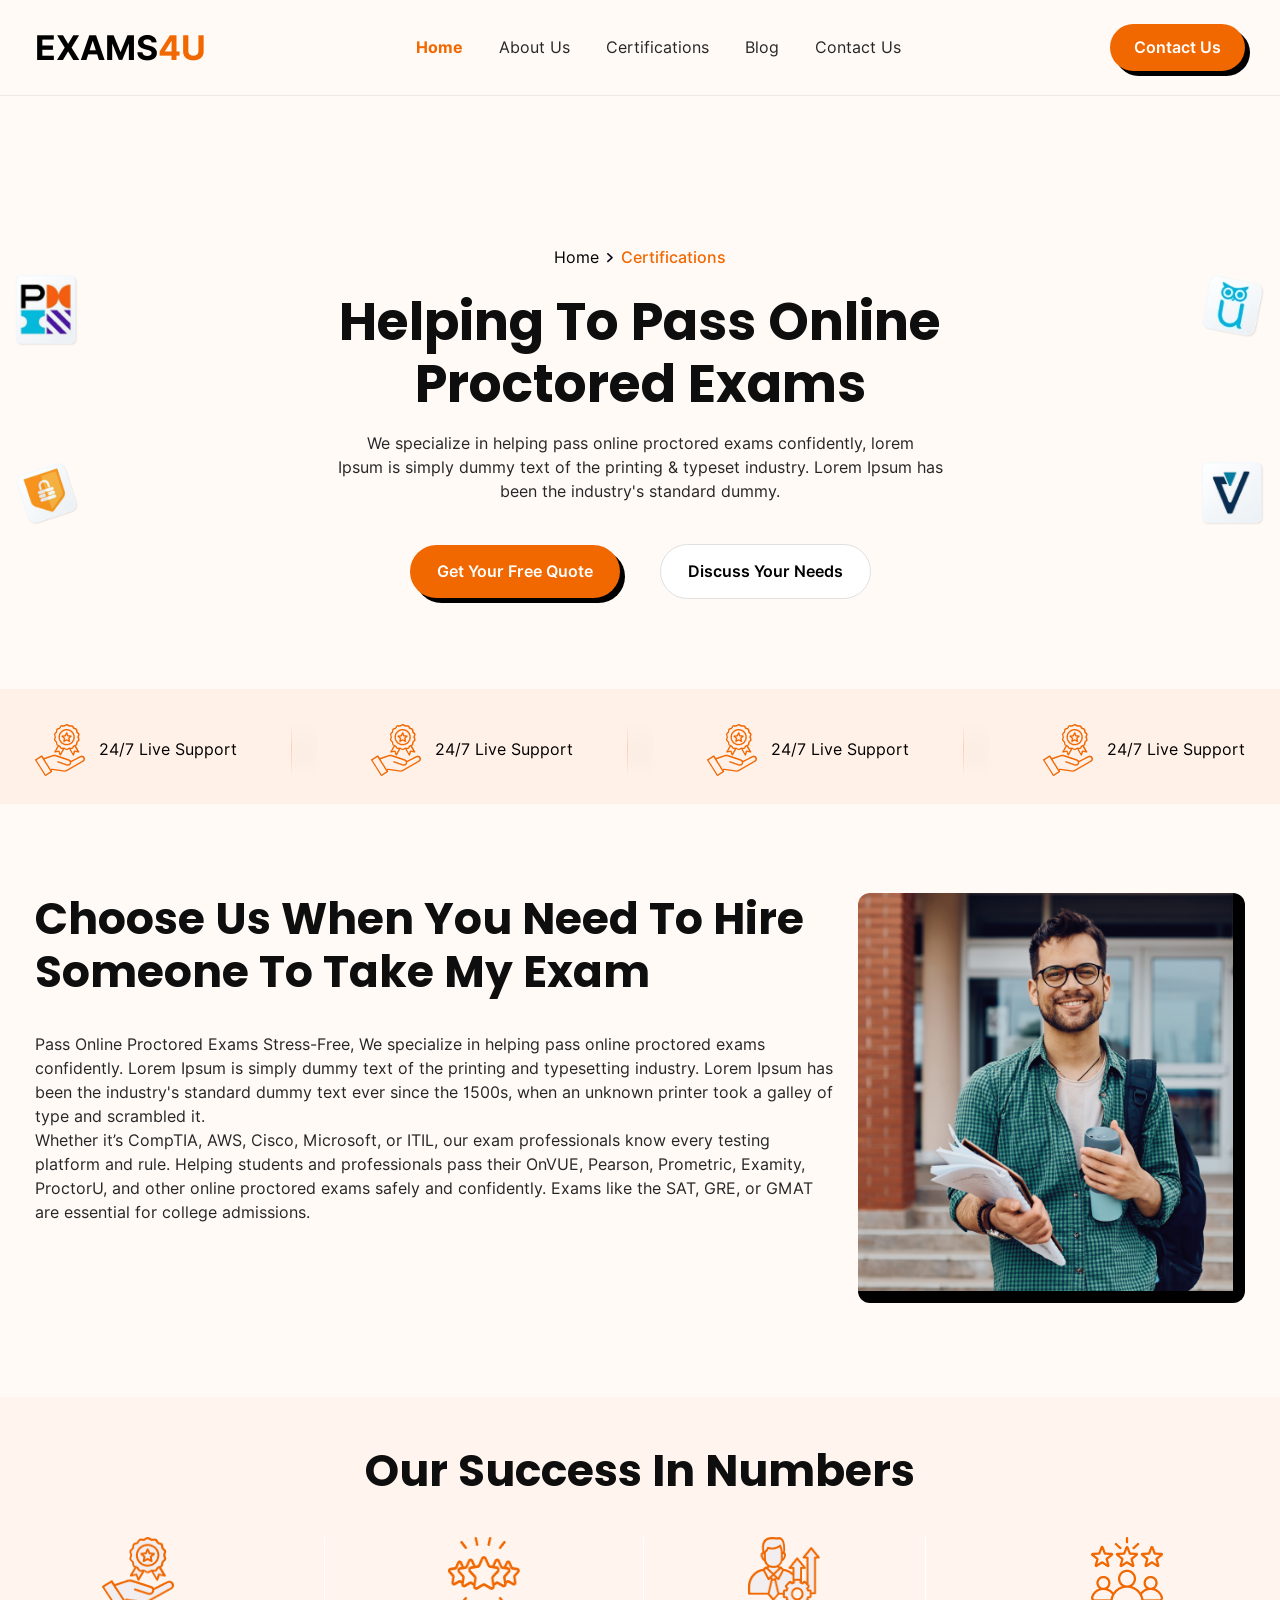
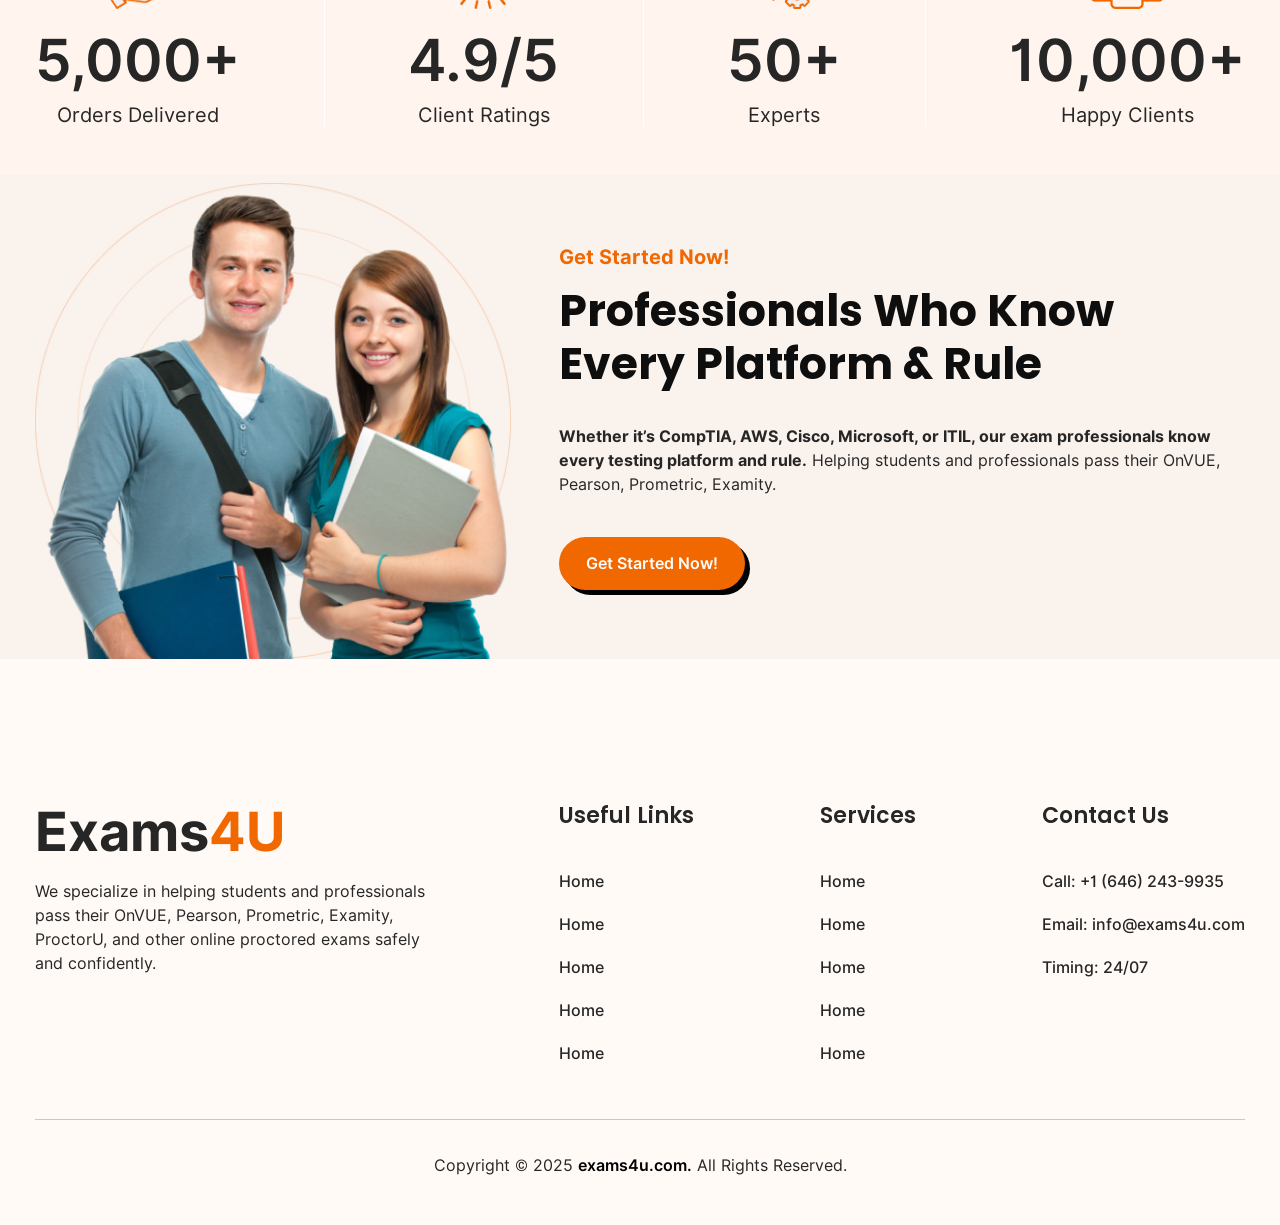
<file: certifications.html>
<!DOCTYPE html>
<html lang="en">

<head>
    <meta charset="UTF-8">
    <meta name="viewport" content="width=device-width, initial-scale=1.0">
    <title>Exams4U</title>
    <link rel="stylesheet" href="./assets/scss/style.css">
    <link rel="stylesheet" href="./assets/scss/header.css">
    <link rel="stylesheet" href="./assets/scss/certifications-hero.css">
    <link rel="stylesheet" href="./assets/scss/certificationns-service-sec.css">
    <link rel="stylesheet" href="./assets/scss/certifications-why-choose-us.css">
    <link rel="stylesheet" href="./assets/scss/footer.css">
</head>

<body>


    <!-- Header -->
    <header class="header">
        <div class="container">
            <div class="header-wrapper">
                <a href="/" class="logo">Exams<span class="text-primary">4U</span></a>
                <nav class="nav">
                    <ul class="menu">
                        <li class="menu-links">
                            <a href="/" class="active">Home</a>
                        </li>
                        <li class="menu-links">
                            <a href="#">About Us</a>
                        </li>
                        <li class="menu-links">
                            <a href="/certifications.html">Certifications</a>
                        </li>
                        <li class="menu-links">
                            <a href="#">Blog</a>
                        </li>
                        <li class="menu-links">
                            <a href="#">Contact Us</a>
                        </li>
                    </ul>
                </nav>
                <button class="menu-toggle">
                    <span></span><span></span><span></span>
                </button>
                <a class="btn btn-primary header-btn">Contact Us</a>
            </div>
        </div>
    </header>


    <!-- Sections -->
    <div class="overflow-hidden">
        <section class="hero-sec bg-cream-light certifications">
            <div class="container">
                <div style="max-width: 611px;" class="content-wrapper mx-auto">
                    <ul
                        class="breadcrumbs d-flex justify-content-center align-items-center gap-2 flex-wrap text-center mb-4">
                        <li><a href="/" class="text-black">Home</a></li>
                        <li class="separator">
                            <img src="./assets/img/icon/breadcrumbs-angle-right-icon.svg" width="6" height="10" alt="Icon">
                        </li>
                        <li class="text-primary fw-medium">Certifications</li>
                    </ul>
                    <h1 class="text-center mb-3">Helping to Pass online proctored exams</h1>
                    <p class="text-center mb-5">We specialize in helping pass online proctored exams confidently, lorem
                        Ipsum is simply dummy text of the printing & typeset industry. Lorem Ipsum has been the
                        industry's standard dummy.</p>
                    <div class="buttons d-flex align-items-center justify-content-center flex-wrap gap-5">
                        <a href="#" class="btn btn-primary">Get Your Free Quote</a>
                        <a href="#" class="btn btn-outline">Discuss Your Needs</a>
                    </div>
                </div>
            </div>
            <div class="obj-wrapper">
                <div class="obj obj-1">
                    <img src="./assets/img/obj-img1.webp" width="64" height="72" alt="Obj Image">
                </div>
                <div class="obj obj-2">
                    <img src="./assets/img/obj-img2.webp" width="64" height="64" alt="Obj Image">
                </div>
                <div class="obj obj-3">
                    <img src="./assets/img/obj-img3.webp" width="64" height="64" alt="Obj Image">
                </div>
                <div class="obj obj-4">
                    <img src="./assets/img/obj-img4.webp" width="64" height="64" alt="Obj Image">
                </div>
            </div>
        </section>
        <section class="service-sec certifications">
            <div class="container">
                <div class="service-wrapper">
                    <div class="service-card">
                        <img src="./assets/img/icon/certificate-service-icon1.webp" width="50" height="52"
                            alt="Serivce Icon">
                        <div class="service-title">24/7 Live Support</div>
                    </div>
                    <div class="gradient-border-box"></div>
                    <div class="service-card">
                        <img src="./assets/img/icon/certificate-service-icon1.webp" width="50" height="52"
                            alt="Serivce Icon">
                        <div class="service-title">24/7 Live Support</div>
                    </div>
                    <div class="gradient-border-box"></div>
                    <div class="service-card">
                        <img src="./assets/img/icon/certificate-service-icon1.webp" width="50" height="52"
                            alt="Serivce Icon">
                        <div class="service-title">24/7 Live Support</div>
                    </div>
                    <div class="gradient-border-box"></div>
                    <div class="service-card">
                        <img src="./assets/img/icon/certificate-service-icon1.webp" width="50" height="52"
                            alt="Serivce Icon">
                        <div class="service-title">24/7 Live Support</div>
                    </div>
                </div>
            </div>
        </section>
        <section class="default-sec">
            <div class="container">
                <div class="row g-4">
                    <div class="col-lg-8">
                        <div class="content-wrapper">
                            <h2 class="s1">Choose Us When You Need to Hire Someone to Take My Exam</h2>
                            <p class="mb-0">Pass Online Proctored Exams Stress-Free, We specialize in helping pass
                                online
                                proctored exams confidently. Lorem Ipsum is simply dummy text of the printing and
                                typesetting industry. Lorem Ipsum has been the industry's standard dummy text ever since
                                the
                                1500s, when an unknown printer took a galley of type and scrambled it.</p>
                            <p class="mb-0">Whether it’s CompTIA, AWS, Cisco, Microsoft, or ITIL, our exam professionals
                                know every
                                testing platform and rule. Helping students and professionals pass their OnVUE, Pearson,
                                Prometric, Examity, ProctorU, and other online proctored exams safely and confidently.
                                Exams
                                like the SAT, GRE, or GMAT are essential for college admissions.</p>
                        </div>
                    </div>
                    <div class="col-lg-4">
                        <img src="./assets/img/certificate-sec-img1.webp" class="img-fluid border-12 border-img"
                            width="549" height="674" alt="Section Image" loading="lazy">
                    </div>
                </div>
            </div>
        </section>
        <section class="why-choose-us-sec certifications bg-cream-light">
            <div class="container">
                <h2 class="text-center s1 mb-5">Our Success in Numbers</h2>
                <div class="card-wrapper d-flex justify-content-between gap-4 flex-wrap">
                    <div class="icon-card">
                        <img src="./assets/img/icon/why-choose-us-icon1.webp" class="d-block mx-auto mb-3" width="72" height="72" alt="Icon" loading="lazy">
                        <span class="title d-block fs-58 fw-semibold text-center mb-2">5,000+</span>
                        <span class="d-block text-center fs-20">Orders Delivered</span>
                    </div>
                    <div class="border-right"></div>
                    <div class="icon-card">
                        <img src="./assets/img/icon/why-choose-us-icon2.webp" class="d-block mx-auto mb-3" width="72" height="72" alt="Icon" loading="lazy">
                        <span class="title d-block fs-58 fw-semibold text-center mb-2">4.9/5</span>
                        <span class="d-block text-center fs-20">Client Ratings</span>
                    </div>
                    <div class="border-right"></div>
                    <div class="icon-card">
                        <img src="./assets/img/icon/why-choose-us-icon3.webp" class="d-block mx-auto mb-3" width="72" height="72" alt="Icon" loading="lazy">
                        <span class="title d-block fs-58 fw-semibold text-center mb-2">50+</span>
                        <span class="d-block text-center fs-20">Experts</span>
                    </div>
                    <div class="border-right"></div>
                    <div class="icon-card">
                        <img src="./assets/img/icon/why-choose-us-icon4.webp" class="d-block mx-auto mb-3" width="72" height="72" alt="Icon" loading="lazy">
                        <span class="title d-block fs-58 fw-semibold text-center mb-2">10,000+</span>
                        <span class="d-block text-center fs-20">Happy Clients</span>
                    </div>
                </div>
            </div>
        </section>
        <section style="margin-bottom: 80px;" class="default-sec p-xl-0 p-0 pt-5 bg-cream">
            <div class="container">
                <div class="row g-5">
                    <div class="col-xl-7 order-xl-2">
                        <div class="content-wrapper h-100 d-flex flex-column justify-content-center">
                            <div class="sub-title fw-bold text-primary fs-20 mb-3">Get Started Now!</div>
                            <h2>Professionals Who Know Every Platform & Rule</h2>
                            <p class="mb-5"><strong>Whether it’s CompTIA, AWS, Cisco, Microsoft, or ITIL, our exam professionals know every testing platform and rule.</strong> Helping students and professionals pass their OnVUE, Pearson, Prometric, Examity.</p>
                            <a href="#" class="btn btn-primary">Get Started Now!</a>
                        </div>
                    </div>
                    <div class="col-xl-5 order-xl-1">
                        <img src="./assets/img/certificate-sec-img2.webp" style="max-width: 517px;" class="img-fluid pt-2 d-block mx-auto" width="517" height="517" alt="Section Image" loading="lazy">
                    </div>
                </div>
            </div>
        </section>
    </div>


    <!-- Footer -->
    <footer class="footer">
        <div class="container">
            <div class="footer-wrapper">
                <div class="footer-content">
                    <a href="/" class="footer-logo d-block mb-3">Exams<span class="text-primary">4U</span></a>
                    <p class="mb-0">We specialize in helping students and professionals pass their OnVUE, Pearson,
                        Prometric, Examity, ProctorU, and other online proctored exams safely and confidently.</p>
                </div>
                <div class="footer-list">
                    <div class="list-title mb-5">Useful Links</div>
                    <ul class="footer-menu">
                        <li><a href="#">Home</a></li>
                        <li><a href="#">Home</a></li>
                        <li><a href="#">Home</a></li>
                        <li><a href="#">Home</a></li>
                        <li><a href="#">Home</a></li>
                    </ul>
                </div>
                <div class="footer-list">
                    <div class="list-title mb-5">Services</div>
                    <ul class="footer-menu">
                        <li><a href="#">Home</a></li>
                        <li><a href="#">Home</a></li>
                        <li><a href="#">Home</a></li>
                        <li><a href="#">Home</a></li>
                        <li><a href="#">Home</a></li>
                    </ul>
                </div>
                <div class="footer-list">
                    <div class="list-title mb-5">Contact Us</div>
                    <ul class="footer-menu">
                        <li>Call: <a href="tel:+16462439935">+1 (646) 243-9935</a></li>
                        <li>Email: <a href="mailto:info@exams4u.com">info@exams4u.com</a></li>
                        <li>Timing: 24/07</li>
                    </ul>
                </div>
            </div>
            <div class="footer-bottom">Copyright © 2025 <a href="#" class="fw-semibold text-black">exams4u.com.</a> All
                Rights Reserved.</div>
        </div>
    </footer>


    <!-- Js -->
    <script src="./assets/js/jquery.js"></script>
    <script src="./assets/js/main.js"></script>


</body>

</html>
</file>
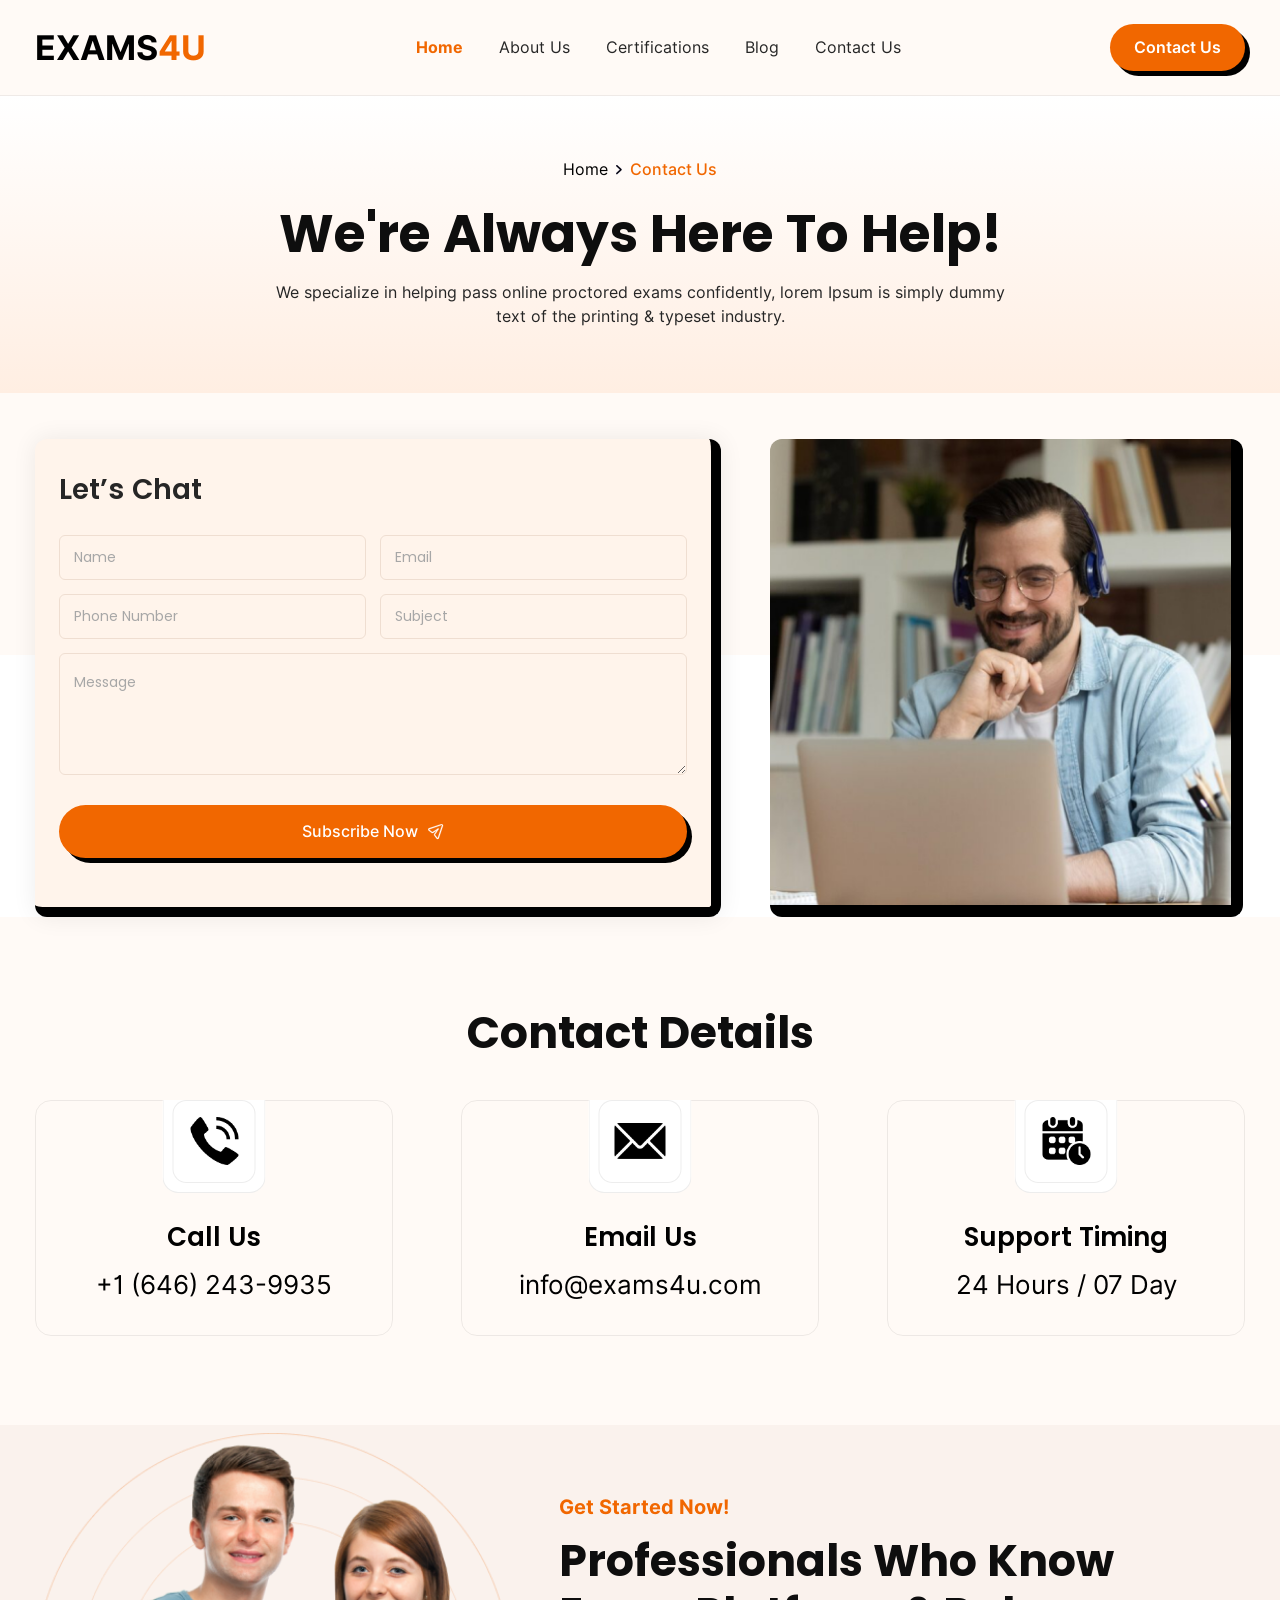
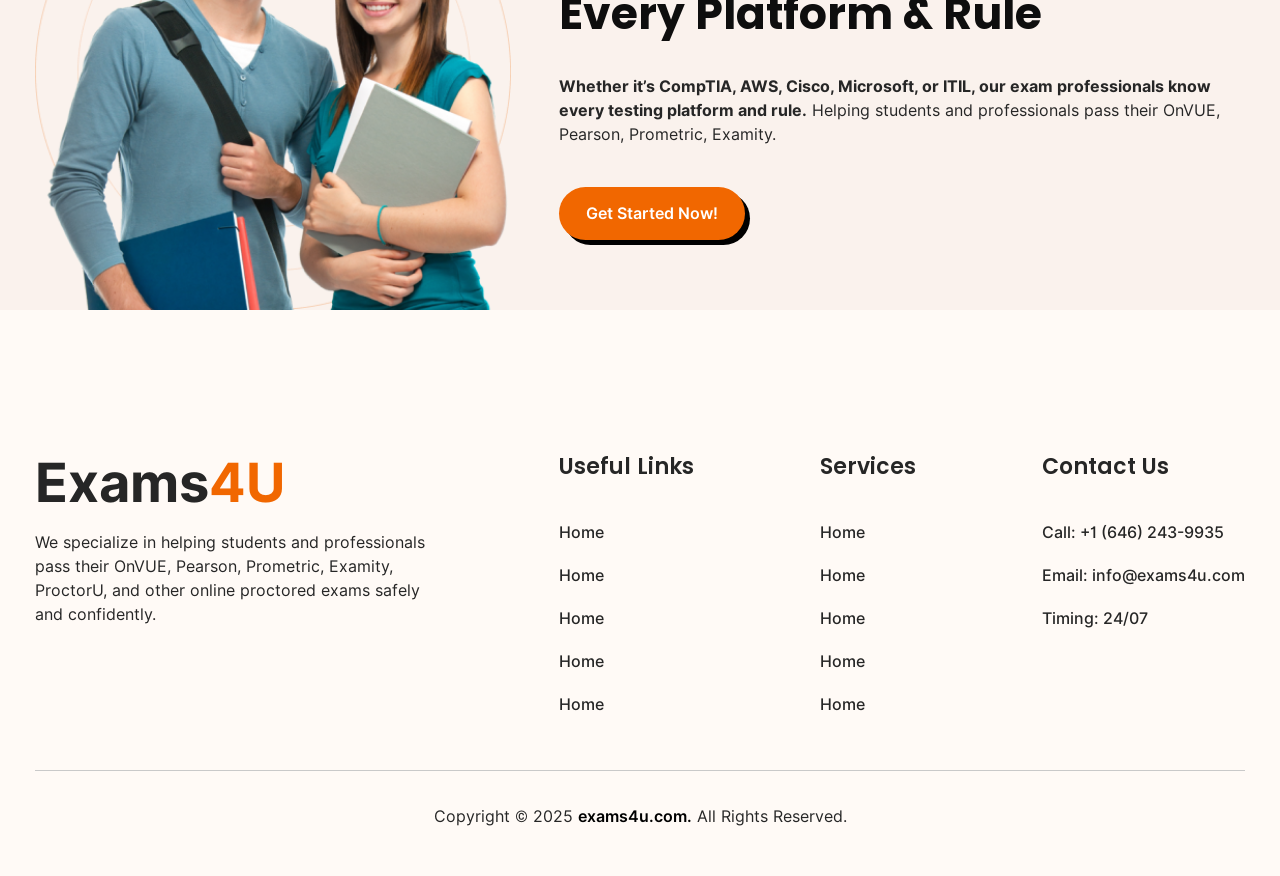
<file: contact-us.html>
<!DOCTYPE html>
<html lang="en">

<head>
    <meta charset="UTF-8">
    <meta name="viewport" content="width=device-width, initial-scale=1.0">
    <title>Exams4U</title>
    <link rel="stylesheet" href="./assets/scss/style.css">
    <link rel="stylesheet" href="./assets/scss/header.css">
    <link rel="stylesheet" href="./assets/scss/blog.css">
    <link rel="stylesheet" href="./assets/scss/contact-sec.css">
    <link rel="stylesheet" href="./assets/scss/contact-card-sec.css">
    <link rel="stylesheet" href="./assets/scss/footer.css">
</head>

<body>


    <!-- Header -->
    <header class="header">
        <div class="container">
            <div class="header-wrapper">
                <a href="/" class="logo">Exams<span class="text-primary">4U</span></a>
                <nav class="nav">
                    <ul class="menu">
                        <li class="menu-links">
                            <a href="/" class="active">Home</a>
                        </li>
                        <li class="menu-links">
                            <a href="#">About Us</a>
                        </li>
                        <li class="menu-links">
                            <a href="/certifications.html">Certifications</a>
                        </li>
                        <li class="menu-links">
                            <a href="#">Blog</a>
                        </li>
                        <li class="menu-links">
                            <a href="#">Contact Us</a>
                        </li>
                    </ul>
                </nav>
                <button class="menu-toggle">
                    <span></span><span></span><span></span>
                </button>
                <a class="btn btn-primary header-btn">Contact Us</a>
            </div>
        </div>
    </header>


    <!-- Sections -->
    <div class="overflow-hidden">
        <section class="hero-sec">
            <div class="container">
                <div style="max-width: 733px;" class="content-wrapper mx-auto">
                    <ul
                        class="breadcrumbs d-flex justify-content-center align-items-center gap-2 flex-wrap text-center mb-4">
                        <li><a href="/" class="text-black">Home</a></li>
                        <li class="separator">
                            <img src="./assets/img/icon/breadcrumbs-angle-right-icon.svg" width="6" height="10"
                                alt="Icon">
                        </li>
                        <li class="text-primary fw-medium">Contact Us</li>
                    </ul>
                    <h1 class="text-center mb-3">We're Always here to help!</h1>
                    <p class="text-center mb-0">We specialize in helping pass online proctored exams confidently, lorem
                        Ipsum is simply dummy text of the printing & typeset industry.</p>
                </div>
            </div>
        </section>
        <section class="contact-sec pb-0">
            <div class="container">
                <div class="row g-5">
                    <div class="col-lg-5 order-lg-2">
                        <img src="./assets/img/contact-section-img.webp" style="max-width: 473px;"
                            class="border-12 border-img object-cover w-100 h-100 d-block mx-auto" width="473"
                            height="472" alt="Section Image" loading="lazy">
                    </div>
                    <div class="col-lg-7 order-lg-1">
                        <div class="contact-form">
                            <div class="form-title poppins-semibold fs-28 mb-4">Let’s Chat</div>
                            <form class="form s1">
                                <div class="input-wrapper">
                                    <input type="text" class="input-control" placeholder="Name">
                                    <input type="email" class="input-control" placeholder="Email">
                                    <input type="number" class="input-control" placeholder="Phone Number">
                                    <input type="text" class="input-control" placeholder="Subject">
                                    <textarea name="Message" rows="4" class="textarea mb-3"
                                        placeholder="Message"></textarea>
                                    <a href="#" class="btn btn-primary w-100 fw-medium">
                                        Subscribe Now
                                        <img src="./assets/img/icon/send-icon.svg" style="object-fit: contain;"
                                            width="16" height="16" alt="Icon" loading="lazy">
                                    </a>
                                </div>
                            </form>
                        </div>
                    </div>
                </div>
            </div>
        </section>
        <section class="contact-card-sec">
            <div class="container">
                <h2 class="h3 text-center mb-5">Contact Details</h2>
                <div class="contact-card-wrapper">
                    <div class="contact-card">
                        <div class="icon-wrapper">
                            <div class="icon">
                                <img src="./assets/img/icon/phone-dark-icon.webp" width="48" height="48" alt="Icon"
                                    loading="lazy">
                            </div>
                        </div>
                        <div class="card-content">
                            <div class="card-title">Call Us</div>
                            <a href="tel:+16462439935" class="card-info">+1 (646) 243-9935</a>
                        </div>
                    </div>
                    <div class="contact-card">
                        <div class="icon-wrapper">
                            <div class="icon">
                                <img src="./assets/img/icon/contact-envelop-dark.webp" width="52" height="36" alt="Icon"
                                    loading="lazy">
                            </div>
                        </div>
                        <div class="card-content">
                            <div class="card-title">Email Us</div>
                            <a href="mailto:+info@exams4u.com" class="card-info">info@exams4u.com</a>
                        </div>
                    </div>
                    <div class="contact-card">
                        <div class="icon-wrapper">
                            <div class="icon">
                                <img src="./assets/img/icon/contact-calendar-dark.webp" width="48" height="48" alt="Icon"
                                    loading="lazy">
                            </div>
                        </div>
                        <div class="card-content">
                            <div class="card-title">Support Timing</div>
                            <div class="card-info">24 Hours / 07 Day</div>
                        </div>
                    </div>
                </div>
            </div>
        </section>
        <section style="margin-bottom: 80px;" class="default-sec p-xl-0 p-0 pt-5 bg-cream">
            <div class="container">
                <div class="row g-5">
                    <div class="col-xl-7 order-xl-2">
                        <div class="content-wrapper h-100 d-flex flex-column justify-content-center">
                            <div class="sub-title fw-bold text-primary fs-20 mb-3">Get Started Now!</div>
                            <h2>Professionals Who Know Every Platform & Rule</h2>
                            <p class="mb-5"><strong>Whether it’s CompTIA, AWS, Cisco, Microsoft, or ITIL, our exam
                                    professionals know every testing platform and rule.</strong> Helping students and
                                professionals pass their OnVUE, Pearson, Prometric, Examity.</p>
                            <a href="#" class="btn btn-primary">Get Started Now!</a>
                        </div>
                    </div>
                    <div class="col-xl-5 order-xl-1">
                        <img src="./assets/img/certificate-sec-img2.webp" style="max-width: 517px;"
                            class="img-fluid pt-2 d-block mx-auto" width="517" height="517" alt="Section Image"
                            loading="lazy">
                    </div>
                </div>
            </div>
        </section>
    </div>


    <!-- Footer -->
    <footer class="footer">
        <div class="container">
            <div class="footer-wrapper">
                <div class="footer-content">
                    <a href="/" class="footer-logo d-block mb-3">Exams<span class="text-primary">4U</span></a>
                    <p class="mb-0">We specialize in helping students and professionals pass their OnVUE, Pearson,
                        Prometric, Examity, ProctorU, and other online proctored exams safely and confidently.</p>
                </div>
                <div class="footer-list">
                    <div class="list-title mb-5">Useful Links</div>
                    <ul class="footer-menu">
                        <li><a href="#">Home</a></li>
                        <li><a href="#">Home</a></li>
                        <li><a href="#">Home</a></li>
                        <li><a href="#">Home</a></li>
                        <li><a href="#">Home</a></li>
                    </ul>
                </div>
                <div class="footer-list">
                    <div class="list-title mb-5">Services</div>
                    <ul class="footer-menu">
                        <li><a href="#">Home</a></li>
                        <li><a href="#">Home</a></li>
                        <li><a href="#">Home</a></li>
                        <li><a href="#">Home</a></li>
                        <li><a href="#">Home</a></li>
                    </ul>
                </div>
                <div class="footer-list">
                    <div class="list-title mb-5">Contact Us</div>
                    <ul class="footer-menu">
                        <li>Call: <a href="tel:+16462439935">+1 (646) 243-9935</a></li>
                        <li>Email: <a href="mailto:info@exams4u.com">info@exams4u.com</a></li>
                        <li>Timing: 24/07</li>
                    </ul>
                </div>
            </div>
            <div class="footer-bottom">Copyright © 2025 <a href="#" class="fw-semibold text-black">exams4u.com.</a> All
                Rights Reserved.</div>
        </div>
    </footer>


    <!-- Js -->
    <script src="./assets/js/jquery.js"></script>
    <script src="./assets/js/main.js"></script>


</body>

</html>
</file>
<file: assets/scss/style.css>
* {
  box-sizing: border-box;
  margin: 0;
  padding: 0;
  color: #262626;
  font-family: "Inter", sans-serif;
}

body {
  background-color: #FFFAF6;
  font-size: clamp(14px, 1.6vw, 16px);
}

p {
  margin-bottom: 1rem;
  line-height: 1.5;
  font-size: clamp(14px, 1.6vw, 16px);
}

a {
  text-decoration: none;
  color: var(--primary);
}

ul,
li {
  padding: 0;
  margin: 0;
  list-style: none;
  font-size: clamp(14px, 1.6vw, 16px);
}

/* Custom Card */
.card-borderd {
  position: relative;
}
.card-borderd.s1::before {
  display: none;
}
.card-borderd.s1 .counter-wrapper .counter {
  width: 115px;
  height: 110px;
  padding: 0;
  background-color: transparent;
  box-shadow: none;
}
.card-borderd.s1 .counter-wrapper .counter img {
  border-radius: 18px;
}
.card-borderd.s1 .card-body .card-img-wrapper {
  margin-left: 135px;
  height: 120px;
}
.card-borderd.s1 .card-body .card-img-wrapper .client-content {
  align-self: center;
}
.card-borderd.s1 .card-body .card-img-wrapper .client-content .client-name {
  font-size: clamp(16px, 2vw, 20px);
  font-weight: 600;
  font-family: "Poppins";
  color: rgba(0, 0, 0, 0.8509803922) !important;
  margin-bottom: 2px;
  line-height: 1.2;
}
.card-borderd.s1 .card-body .card-img-wrapper .client-content .client-info {
  font-size: 13px;
  color: var(--text-gray);
  margin-bottom: 8px;
}
.card-borderd.s1 .card-body .content-wrapper .card-title {
  font-size: 18px;
  font-weight: 600;
  color: #2a2e23;
  margin-bottom: 12px;
  opacity: 0.9;
}
.card-borderd.s2 {
  transition: all 0.3s ease;
  border-radius: 22px;
  border-right: 6px solid transparent;
  border-bottom: 6px solid transparent;
}
.card-borderd.s2:hover {
  border-color: #000000;
  box-shadow: 0px 0px 4px 0px rgba(0, 0, 0, 0.0705882353);
}
.card-borderd.s2:hover .counter-wrapper .counter {
  background-color: var(--primary);
}
.card-borderd.s2::before {
  display: none;
}
.card-borderd.s2 .counter-wrapper .counter {
  border: 1px solid rgb(224, 224, 224);
  border-radius: 12px;
  display: flex;
  justify-content: center;
  align-items: center;
  width: 83px;
  height: 83px;
  background-color: transparent;
  box-shadow: none;
  transition: all 0.3s ease;
}
.card-borderd.s2 .counter-wrapper .counter::after {
  top: -1px;
}
.card-borderd.s2 .counter-wrapper .counter img {
  transition: all 0.3s ease;
}
.card-borderd.s2 .card-body .card-img-wrapper {
  margin-left: 93px;
  height: 91px;
}
.card-borderd.s2 .card-body .content-wrapper {
  transition: all 0.3s ease;
}
.card-borderd.s2 .card-body .client-content {
  display: flex;
  align-self: flex-start;
  padding-top: 18px;
  padding-left: 18px;
}
.card-borderd.s2 .card-body .client-content .client-name {
  font-size: clamp(20px, 2.4vw, 24px);
  font-weight: 600;
  font-family: "Poppins", sans-serif;
  line-height: 1.2;
}
.card-borderd::before {
  transform: rotate(45deg);
  content: "";
  position: absolute;
  width: 20px;
  height: 20px;
  top: 50%;
  right: -10px;
  background-color: white;
  z-index: 1;
  border-right: 1px solid rgb(224, 224, 224);
  border-top: 1px solid rgb(224, 224, 224);
}
.card-borderd .counter-wrapper {
  position: absolute;
  background-color: white;
  z-index: 1;
  left: 0;
  top: 0;
}
.card-borderd .counter-wrapper .counter {
  padding: 10px;
  width: 136px;
  height: 136px;
  background-color: var(--primary);
  display: flex;
  flex-direction: column;
  justify-content: center;
  align-items: center;
  border-radius: 18px;
  box-shadow: 3px 3px 4px rgba(0, 0, 0, 0.25);
  position: relative;
}
.card-borderd .counter-wrapper .counter::before {
  content: "";
  position: absolute;
  width: calc(100% - 4px);
  height: 60%;
  bottom: -10px;
  left: 15px;
  border-radius: 0px 0px 18px 0px;
  border-right: 1px solid rgb(224, 224, 224);
  border-bottom: 1px solid rgb(224, 224, 224);
}
.card-borderd .counter-wrapper .counter::after {
  content: "";
  position: absolute;
  width: calc(100% - 4px);
  height: 60%;
  top: 0;
  left: calc(100% + 11px);
  border-radius: 18px 0px 0px 0px;
  border-top: 1px solid rgb(224, 224, 224);
  border-left: 1px solid rgb(224, 224, 224);
}
.card-borderd .counter-wrapper .counter .counter-title {
  font-size: 25px;
  color: white;
  display: block;
  font-family: "Poppins", sans-serif !important;
  line-height: 1.2;
  text-transform: uppercase;
}
.card-borderd .counter-wrapper .counter .count {
  color: white;
  font-weight: 700;
  font-size: clamp(42px, 6.4vw, 64px);
  font-family: "Poppins", sans-serif !important;
  line-height: 1;
}
.card-borderd .card-body .card-img-wrapper {
  display: flex;
  justify-content: center;
  align-items: end;
  margin-left: 136px;
  height: 146px;
  position: relative;
}
.card-borderd .card-body .card-img-wrapper::before {
  content: "";
  position: absolute;
  width: 80%;
  height: 100%;
  top: 0;
  right: 0;
  border-radius: 0px 18px 0px 0px;
  border-right: 1px solid rgb(224, 224, 224);
  border-top: 1px solid rgb(224, 224, 224);
}
.card-borderd .card-body .content-wrapper {
  border: 1px solid rgb(224, 224, 224);
  border-top: 0;
  border-radius: 18px 0px 18px 18px;
  padding: 17px;
}
.card-borderd .card-body .content-wrapper .card-title {
  font-size: clamp(18px, 2.2vw, 22px);
  font-weight: 800;
  margin-bottom: 8px;
  display: block;
  color: #000000;
}
.card-borderd .card-body .content-wrapper .card-text {
  color: rgba(0, 0, 0, 0.5215686275);
  margin-bottom: 0;
}

/* Tab */
.tabs-wrapper .tabs-buttons {
  display: flex;
  gap: 20px;
  margin-bottom: 44px;
  flex-wrap: wrap;
}
.tabs-wrapper .tab-btn {
  padding: 14px 16px;
  font-size: 18px;
  font-weight: 600;
  border: 1px solid #C7C7C7;
  background: rgba(0, 0, 0, 0.0078431373);
  border-radius: 40px;
  cursor: pointer;
  transition: all 0.3s ease;
}
.tabs-wrapper .tab-btn.active, .tabs-wrapper .tab-btn:hover {
  background: var(--primary);
  color: #fff;
  border-color: var(--primary);
}
.tabs-wrapper .tab-content {
  display: none;
}
.tabs-wrapper .tab-content.active {
  display: block;
}

/* Blog Card */
.blog-card {
  border: 1px solid rgba(0, 0, 0, 0.0705882353);
  border-radius: 12px;
  padding: 10px 8px 16px;
  position: relative;
  z-index: 1;
}
.blog-card::before {
  content: "";
  position: absolute;
  inset: 0;
  right: -6px;
  border-right: 6px solid transparent;
  border-bottom: 6px solid transparent;
  border-radius: 12px;
  z-index: 0;
  transition: all 0.3s ease;
}
.blog-card:hover {
  background-color: #ffffff;
  box-shadow: 0px 0px 9px 0px rgba(0, 0, 0, 0.0823529412);
}
.blog-card:hover::before {
  border-color: #000000;
}
.blog-card .blog-bottom {
  display: flex;
  align-items: center;
  justify-content: space-between;
  gap: 16px;
  padding-top: 12px;
  border-top: 1px solid rgba(0, 0, 0, 0.062745098);
}

/* root */
:root {
  --primary: #f16700;
  --secondary: #5600d0;
  --cream-light: #fffaf6;
  --cream: #faf2ed;
  --cream-dark: #ffbf96;
  --headings: #0e0e0e;
  --text: #262626;
  --text-gray: #2a2e23;
  --brown: #6d6056;
  --section-padding: clamp(45px, 7vw, 100px) 0;
}

/* colors */
.text-brown {
  color: var(--brown);
}

.text-black {
  color: #000000;
}

.text-gray {
  color: var(--text-gray);
}

.bg-white {
  background-color: white !important;
}

.bg-primary {
  background-color: var(--primary);
}

.text-primary {
  color: var(--primary);
}

.bg-secondary {
  background-color: var(--secondary);
}

.text-secondary {
  color: var(--secondary);
}

.bg-cream-light {
  background-color: var(--cream-light);
}

.bg-cream {
  background-color: var(--cream) !important;
}

.bg-cream1 {
  background: var(--cream) !important;
}

.bg-cream-dark {
  background-color: var(--cream-dark);
}

/* fonts */
@font-face {
  font-family: "Inter";
  src: url("./../fonts/inter/Inter-Regular.woff");
  font-weight: 400;
  font-style: normal;
  font-display: swap;
}
@font-face {
  font-family: "Inter";
  src: url("./../fonts/inter/Inter-Medium.woff");
  font-weight: 500;
  font-style: normal;
  font-display: swap;
}
@font-face {
  font-family: "Inter";
  src: url("./../fonts/inter/Inter-SemiBold.woff");
  font-weight: 600;
  font-style: normal;
  font-display: swap;
}
@font-face {
  font-family: "Inter";
  src: url("./../fonts/inter/Inter-Bold.woff");
  font-weight: 700;
  font-style: normal;
  font-display: swap;
}
@font-face {
  font-family: "Poppins";
  src: url("./../fonts/poppins/Poppins-Regular.woff");
  font-weight: 400;
  font-style: normal;
  font-display: swap;
}
@font-face {
  font-family: "Poppins";
  src: url("./../fonts/poppins/Poppins-Medium.woff");
  font-weight: 500;
  font-style: normal;
  font-display: swap;
}
@font-face {
  font-family: "Poppins";
  src: url("./../fonts/poppins/Poppins-SemiBold.woff");
  font-weight: 600;
  font-style: normal;
  font-display: swap;
}
@font-face {
  font-family: "Poppins";
  src: url("./../fonts/poppins/Poppins-Bold.woff");
  font-weight: 700;
  font-style: normal;
  font-display: swap;
}
.inter-reg {
  font-family: "Inter", sans-serif;
  font-weight: 400;
}

.inter-md {
  font-family: "Inter", sans-serif;
  font-weight: 500;
}

.inter-semibold {
  font-family: "Inter", sans-serif;
  font-weight: 600;
}

.inter-bold {
  font-family: "Inter", sans-serif;
  font-weight: 700;
}

.poppins-reg {
  font-family: "Poppins", sans-serif !important;
  font-weight: 400;
}

.poppins-medium {
  font-family: "Poppins", sans-serif !important;
  font-weight: 500;
}

.poppins-semibold {
  font-family: "Poppins", sans-serif !important;
  font-weight: 600;
}

.poppins-bold {
  font-family: "Poppins", sans-serif;
  font-weight: 700;
}

h1,
.h1,
h2,
.h2,
h3,
.h3,
h4,
.h4,
h5,
.h5,
h6,
.h6 {
  color: var(--headings);
  margin-bottom: 34px;
  font-family: "Poppins", sans-serif;
  font-weight: 700;
  line-height: 1.2;
  text-transform: capitalize;
}

h1,
.h1 {
  font-size: clamp(28px, 5.2vw, 52px);
}

h2,
.h2 {
  font-size: clamp(26px, 4.4vw, 44px);
}

h2.s1,
.h2.s1 {
  font-size: clamp(26px, 5.2vw, 44px);
}

h2.h3,
.h2.h3 {
  font-size: clamp(26px, 4vw, 44px);
}

.fs-12 {
  font-size: 12px;
}

.fs-14 {
  font-size: 14px;
}

.fs-18 {
  font-size: clamp(16px, 1.8vw, 18px);
}

.fs-20 {
  font-size: clamp(16px, 2vw, 20px);
}

.fs-22 {
  font-size: clamp(18px, 2.2vw, 22px);
}

.fs-24 {
  font-size: clamp(20px, 2.4vw, 24px);
}

.fs-28 {
  font-size: clamp(24px, 2.8vw, 28px);
}

.fs-58 {
  font-size: clamp(36px, 5.8vw, 58px);
}

.line-height-md {
  line-height: 1.2;
}

/* list with icon */
.list-with-icon.s1 li {
  padding-left: clamp(54px, 6.4vw, 64px);
}
.list-with-icon.s1 li::before {
  content: "";
  width: clamp(36px, 4.6vw, 46px);
  height: clamp(36px, 4.6vw, 46px);
}
.list-with-icon.s1.vx li {
  padding-left: 34px;
}
.list-with-icon.s1.vx li::before {
  width: 22px;
  height: 22px;
}
.list-with-icon.s2 li {
  padding-left: 32px;
  font-weight: 400;
  font-family: "Inter", sans-serif;
}
.list-with-icon.s2 li::before {
  background: url("./../img/icon/home-hero-check-icon1.webp") center/contain no-repeat;
  width: 20px;
  height: 20px;
}
.list-with-icon.s3 li {
  font-family: "inter", sans-serif;
  font-weight: 500;
  padding-left: 23px;
  padding-right: 24px;
  border-right: 1px solid rgba(0, 0, 0, 0.1254901961);
}
.list-with-icon.s3 li:last-child {
  border-right: none;
  padding-right: 0;
}
.list-with-icon.s3 li::before {
  width: 17px;
  height: 15px;
  background: url("./../img/icon/home-hero-check-icon2.webp") center/contain no-repeat;
  top: 2px;
}
.list-with-icon li {
  position: relative;
  font-family: "Poppins", sans-serif;
}
.list-with-icon li::before {
  content: "";
  position: absolute;
  left: 0;
  top: 0;
  background: url("./../img/icon/list-icon1.webp") center/contain no-repeat;
}
.list-with-icon li.s1 {
  font-size: 22px;
  font-weight: 600;
  padding-left: 33px;
}
.list-with-icon li.s1::before {
  width: 25px;
  height: 25px;
  top: 50%;
  transform: translateY(-50%);
}

/* styles */
.w-100 {
  width: 100% !important;
}

section {
  padding: clamp(45px, 7vw, 100px) 0;
}

.pagination {
  display: flex;
  justify-content: center;
  align-items: center;
  gap: 20px;
  flex-wrap: wrap;
}
.pagination .icon {
  border: 1px solid #d3a17c;
  border-radius: 16px;
  display: flex;
  justify-content: center;
  align-items: center;
  width: 58px;
  height: 58px;
  font-size: 15px;
  cursor: pointer;
  transition: all 0.3s ease;
}
.pagination .icon img {
  transition: all 0.3s ease;
}
.pagination .icon:hover {
  background-color: #ffede0;
  border-color: #ffede0;
}
.pagination .icon:hover img {
  filter: brightness(0) invert(0);
}
.pagination ul {
  display: flex;
  align-items: center;
  gap: 10px;
}
.pagination ul li a {
  border-radius: 8px;
  width: 58px;
  height: 58px;
  background-color: #ffffff;
  color: #7b6f67;
  display: flex;
  justify-content: center;
  align-items: center;
  font-size: 18px;
  font-family: "poppins", sans-serif;
  transition: all 0.3s ease;
}
.pagination ul li a.active, .pagination ul li a:hover {
  background-color: #ffede0;
  color: #1f1b18;
}

.form-step {
  display: flex;
  gap: 8px;
  align-items: center;
}
.form-step .form-wrapper.s1::before {
  background: url("./../img/icon/user-icon.webp") center/contain no-repeat !important;
  height: 18px;
}
.form-step .form-wrapper.s3::before {
  background: url("./../img/icon/phone-icon.webp") center/contain no-repeat !important;
  height: 18px;
}
.form-step .btn {
  border: none !important;
  font-size: 16px;
  font-weight: 600;
  padding: 17px 20px;
  justify-content: center;
  min-width: 200px;
  width: -moz-fit-content;
  width: fit-content;
}
.form-step .form-wrapper {
  width: 100%;
  background-color: #ffffff;
  border-radius: 40px;
  border: 1px solid rgba(0, 0, 0, 0.1254901961);
  padding: 17px 20px;
  display: flex;
  align-items: center;
  gap: 10px;
  width: 100%;
  max-width: 438px;
  margin-bottom: 0;
  position: relative;
  padding-left: 46px;
}
.form-step .form-wrapper p {
  margin-bottom: 0;
}
.form-step .form-wrapper::before {
  content: "";
  position: absolute;
  left: 18px;
  top: 50%;
  transform: translateY(-50%);
  width: 18px;
  height: 15px;
  background: url("./../img/icon/envelop-icon.webp") center/contain no-repeat;
}
.form-step .form-wrapper input {
  border: none;
  outline: none;
  color: #515151;
  font-size: 17px;
  width: 100%;
  background-color: transparent;
  transition: all 0.3s ease;
}
.form-step .form-wrapper input::-moz-placeholder {
  color: #515151;
  font-size: 17px;
}
.form-step .form-wrapper input::placeholder {
  color: #515151;
  font-size: 17px;
}
.form-step .form-wrapper .wpcf7-not-valid-tip {
  position: absolute;
  bottom: -44px;
}
.form-step .wpcf7-spinner {
  position: absolute;
  bottom: 5px;
  left: 5px;
}

.form .input-wrapper {
  display: flex;
  flex-direction: column;
  gap: 14px;
}
.form .input-wrapper .input-control,
.form .input-wrapper .textarea {
  border-radius: 6px;
  border: 1px solid #efded1;
  background-color: transparent;
  outline: none;
  padding: 18px 14px;
  width: 100%;
  font-size: 14px;
  color: #a7a7a7;
  font-family: "Poppins", sans-serif;
  font-weight: 400;
}
.form .input-wrapper .input-control::-moz-placeholder, .form .input-wrapper .textarea::-moz-placeholder {
  color: #a7a7a7;
}
.form .input-wrapper .input-control::placeholder,
.form .input-wrapper .textarea::placeholder {
  color: #a7a7a7;
}
.form .input-wrapper .input-control::-webkit-inner-spin-button, .form .input-wrapper .input-control::-webkit-outer-spin-button,
.form .input-wrapper .textarea::-webkit-inner-spin-button,
.form .input-wrapper .textarea::-webkit-outer-spin-button {
  -webkit-appearance: none;
  margin: 0;
}
.form .input-wrapper .input-control {
  max-height: 45px;
}

.border-img {
  border-right: 12px solid #000;
  border-bottom: 12px solid #000;
}

.h-100 {
  height: 100%;
}

.w-100 {
  width: 100%;
}

.mx-auto {
  margin: 0 auto;
}

.img-fluid {
  width: 100%;
  height: auto;
}

.object-cover {
  -o-object-fit: cover;
     object-fit: cover;
}

.overflow-hidden {
  overflow: hidden;
}

.border-12 {
  border-radius: 12px;
}

.custom-border {
  border-right: 7px solid #000000 !important;
  border-bottom: 7px solid #000000 !important;
  border-radius: 12px;
}
.custom-border.s1 {
  border-left: 7px solid #000000 !important;
  border-right: none !important;
}

.text-center {
  text-align: center;
}

.fw-medium {
  font-weight: 500 !important;
}

.fw-semibold {
  font-weight: 600;
}

.fw-bold {
  font-weight: 700 !important;
}

.fw-exbold {
  font-weight: 800;
}

/* buttons */
.btn {
  font-weight: 600;
  display: flex;
  align-items: center;
  gap: 10px;
  width: -moz-fit-content;
  width: fit-content;
  height: -moz-fit-content;
  height: fit-content;
  justify-content: center;
  text-align: center;
  padding: 17px 27px;
  border-radius: 30px;
  cursor: pointer;
  transition: all 0.3s ease;
}
.btn.btn-primary {
  box-shadow: 5px 5px 0 #000;
  background-color: var(--primary);
  color: white;
}
.btn.btn-primary:hover {
  box-shadow: 0 0 0 #000;
  transform: translate(5px, 5px);
}
.btn.btn-outline {
  background-color: #ffffff;
  border: 1px solid #e0e0e0;
  color: #000000;
}

.secondary-btn {
  display: flex;
  align-items: center;
  gap: 8px;
  width: -moz-fit-content;
  width: fit-content;
  height: -moz-fit-content;
  height: fit-content;
  border: 1px solid #f16700;
  background-color: #ffe9da;
  border-radius: 40px;
  padding: 8px 16px;
  font-size: 18px;
  font-weight: 600;
}

.featured-blog-btn {
  background-color: rgba(241, 103, 0, 0.1490196078);
  border-radius: 40px;
  width: -moz-fit-content;
  width: fit-content;
  height: -moz-fit-content;
  height: fit-content;
  padding: 11px 16px;
  border: 1px solid var(--primary);
  color: var(--primary);
  font-weight: 600;
}

/* margin utilities */
.mb-0 {
  margin-bottom: 0 !important;
}

.mb-1 {
  margin-bottom: 4px;
}

.mb-2 {
  margin-bottom: 8px;
}

.mb-3 {
  margin-bottom: 16px;
}

.mb-4 {
  margin-bottom: clamp(16px, 2.4vw, 24px);
}

.mb-5 {
  margin-bottom: 40px;
}

.p-0 {
  padding: 0;
}

.p-2 {
  padding: 8px;
}

.pb-0 {
  padding-bottom: 0 !important;
}

.pt-0 {
  padding-top: 0 !important;
}

.pt-1 {
  padding-top: 4px;
}

.pt-2 {
  padding-top: 8px;
}

.pt-4 {
  padding-top: 24px;
}

.pt-5 {
  padding-top: 40px;
}

.pb-1 {
  padding-bottom: 4px;
}

.pb-4 {
  padding-bottom: 24px;
}

/* flex utilities */
.d-block {
  display: block;
}

.d-flex {
  display: flex;
}

.flex-1 {
  flex: 1;
}

.flex-column {
  flex-direction: column;
}

.flex-wrap {
  flex-wrap: wrap;
}

.justify-content-start {
  justify-content: flex-start;
}

.justify-content-center {
  justify-content: center;
}

.justify-content-end {
  justify-content: flex-end;
}

.justify-content-between {
  justify-content: space-between;
}

.align-items-start {
  align-items: flex-start;
}

.align-items-center {
  align-items: center;
}

.align-items-end {
  align-items: flex-end;
}

.gap-1 {
  gap: 4px;
}

.gap-2 {
  gap: 8px;
}

.gap-3 {
  gap: 16px;
}

.gap-4 {
  gap: 24px;
}

.gap-5 {
  gap: clamp(24px, 4vw, 40px);
}

.flex-wrap {
  flex-wrap: wrap;
}

.container {
  width: 100%;
  padding-left: 15px;
  padding-right: 15px;
  margin-left: auto;
  margin-right: auto;
}

.container-fluid {
  width: 100%;
  padding-left: 15px;
  padding-right: 15px;
}

.row {
  display: flex;
  flex-wrap: wrap;
}

[class*=col-] {
  flex: 0 0 auto;
  width: 100%;
}

/* column widths */
.col-1 {
  width: 8.333%;
}

.col-2 {
  width: 16.666%;
}

.col-3 {
  width: 25%;
}

.col-4 {
  width: 33.333%;
}

.col-5 {
  width: 41.666%;
}

.col-6 {
  width: 50%;
}

.col-7 {
  width: 58.333%;
}

.col-8 {
  width: 66.666%;
}

.col-9 {
  width: 75%;
}

.col-10 {
  width: 83.333%;
}

.col-11 {
  width: 91.666%;
}

.col-12 {
  width: 100%;
}

.row.g-1 {
  --g: 0.25rem;
}

.row.g-2 {
  --g: 0.5rem;
}

.row.g-3 {
  --g: 1rem;
}

.row.g-4 {
  --g: 1.5rem;
}

.row.g-5 {
  --g: 3rem;
}

.row[class*=g-] {
  margin-left: calc(var(--g) / -2);
  margin-right: calc(var(--g) / -2);
  row-gap: var(--g);
}

.row[class*=g-] > [class*=col-] {
  padding-left: calc(var(--g) / 2);
  padding-right: calc(var(--g) / 2);
}

/* media query */
@media (min-width: 576px) {
  .container {
    max-width: 540px;
  }
  .flex-sm-wrap {
    flex-wrap: nowrap;
  }
  .col-sm-1 {
    width: 8.333%;
  }
  .col-sm-2 {
    width: 16.666%;
  }
  .col-sm-3 {
    width: 25%;
  }
  .col-sm-4 {
    width: 33.333%;
  }
  .col-sm-5 {
    width: 41.666%;
  }
  .col-sm-6 {
    width: 50%;
  }
  .col-sm-7 {
    width: 58.333%;
  }
  .col-sm-8 {
    width: 66.666%;
  }
  .col-sm-9 {
    width: 75%;
  }
  .col-sm-10 {
    width: 83.333%;
  }
  .col-sm-11 {
    width: 91.666%;
  }
  .col-sm-12 {
    width: 100%;
  }
}
@media (min-width: 768px) {
  .container {
    max-width: 720px;
  }
  .col-md-1 {
    width: 8.333%;
  }
  .col-md-2 {
    width: 16.666%;
  }
  .col-md-3 {
    width: 25%;
  }
  .col-md-4 {
    width: 33.333%;
  }
  .col-md-5 {
    width: 41.666%;
  }
  .col-md-6 {
    width: 50%;
  }
  .col-md-7 {
    width: 58.333%;
  }
  .col-md-8 {
    width: 66.666%;
  }
  .col-md-9 {
    width: 75%;
  }
  .col-md-10 {
    width: 83.333%;
  }
  .col-md-11 {
    width: 91.666%;
  }
  .col-md-12 {
    width: 100%;
  }
}
@media (min-width: 992px) {
  .order-lg-1 {
    order: 1;
  }
  .order-lg-2 {
    order: 2;
  }
  .container {
    max-width: 960px;
  }
  .col-lg-1 {
    width: 8.333%;
  }
  .col-lg-2 {
    width: 16.666%;
  }
  .col-lg-3 {
    width: 25%;
  }
  .col-lg-4 {
    width: 33.333%;
  }
  .col-lg-5 {
    width: 41.666%;
  }
  .col-lg-6 {
    width: 50%;
  }
  .col-lg-7 {
    width: 58.333%;
  }
  .col-lg-8 {
    width: 66.666%;
  }
  .col-lg-9 {
    width: 75%;
  }
  .col-lg-10 {
    width: 83.333%;
  }
  .col-lg-11 {
    width: 91.666%;
  }
  .col-lg-12 {
    width: 100%;
  }
}
@media (min-width: 1200px) {
  .order-xl-1 {
    order: 1;
  }
  .order-xl-2 {
    order: 2;
  }
  .p-xl-0 {
    padding: 0;
  }
  .container {
    max-width: 1240px;
  }
  .justify-content-xl-between {
    justify-content: space-between;
  }
  .text-lg-start {
    text-align: start;
  }
  .col-xl-1 {
    width: 8.333%;
  }
  .col-xl-2 {
    width: 16.666%;
  }
  .col-xl-3 {
    width: 25%;
  }
  .col-xl-4 {
    width: 33.333%;
  }
  .col-xl-5 {
    width: 41.666%;
  }
  .col-xl-6 {
    width: 50%;
  }
  .col-xl-7 {
    width: 58.333%;
  }
  .col-xl-8 {
    width: 66.666%;
  }
  .col-xl-9 {
    width: 75%;
  }
  .col-xl-10 {
    width: 83.333%;
  }
  .col-xl-11 {
    width: 91.666%;
  }
  .col-xl-12 {
    width: 100%;
  }
}
@media (max-width: 576px) {
  .list-with-icon.s3 {
    justify-content: center;
  }
  .list-with-icon.s3 li {
    border-right: none;
    padding-right: 0;
  }
  .card-borderd.s2 .counter-wrapper .counter {
    width: 60px;
    height: 60px;
  }
  .card-borderd.s2 .counter-wrapper .counter img {
    height: 45px;
    width: 45px;
  }
  .card-borderd.s2 .card-body .card-img-wrapper {
    margin-left: 60px;
    height: 69px;
  }
  .card-borderd .counter-wrapper .counter {
    width: 80px;
    height: 80px;
  }
  .card-borderd .counter-wrapper .counter .counter-title {
    font-size: 18px;
  }
  .card-borderd .counter-wrapper .counter .count {
    font-size: 34px;
  }
  .card-borderd .card-body .card-img-wrapper {
    height: 89px;
    margin-left: 80px;
  }
  .card-borderd .card-body .card-img-wrapper img {
    width: 70px;
    height: auto;
    display: flex;
    align-self: center;
  }
  .card-borderd .card-body .card-img-wrapper .reviews-icon {
    display: flex;
  }
  .card-borderd .card-body .card-img-wrapper .reviews-icon img {
    width: 20px;
    height: 20px;
  }
  .card-borderd .card-body .content-wrapper {
    padding: 12px;
  }
  .btn {
    padding: 10px 20px;
    font-size: 14px;
    font-weight: 500;
  }
  .secondary-btn {
    font-size: 14px;
    padding: 6px 12px;
  }
  .secondary-btn img {
    width: 18px;
    height: 20px;
  }
  .form-step {
    gap: 14px;
    justify-content: center;
    flex-wrap: wrap;
  }
  .form-step .btn {
    font-size: 14px;
    padding: 14px 18px;
    min-width: 180px;
  }
  .form-step .form-wrapper input {
    font-size: 14px;
  }
  .form-step .form-wrapper input::-moz-placeholder {
    font-size: 14px;
  }
  .form-step .form-wrapper input::placeholder {
    font-size: 14px;
  }
  .list-with-icon.s3 {
    gap: 8px !important;
  }
  .list-with-icon.s3 li {
    font-size: 14px;
    padding-left: 18px;
  }
  .list-with-icon.s3 li::before {
    width: 14px;
    height: 13px;
  }
}/*# sourceMappingURL=style.css.map */
</file>
<file: assets/scss/header.css>
.header {
  border-bottom: 1px solid rgba(0, 0, 0, 0.062745098);
  padding: 24px 0;
  position: sticky;
  width: 100%;
  left: 0;
  top: 0;
  z-index: 10000;
  background-color: #FFFAF6;
}
.header .header-wrapper {
  display: flex;
  align-items: center;
  justify-content: space-between;
  position: relative;
}
.header .header-wrapper .logo {
  font-size: 34px;
  font-weight: 700;
  color: #000000;
  text-transform: uppercase;
}
.header .header-wrapper .nav {
  display: flex;
}
.header .header-wrapper .nav.active {
  transform: translateY(0);
  opacity: 1;
  pointer-events: auto;
}
.header .header-wrapper .nav .menu {
  display: flex;
  align-items: center;
  gap: 36px;
}
.header .header-wrapper .nav .menu .menu-links a {
  color: var(--text);
  transition: all 0.3s ease;
}
.header .header-wrapper .nav .menu .menu-links a:hover {
  color: var(--primary);
}
.header .header-wrapper .nav .menu .menu-links a.active {
  color: var(--primary);
  font-weight: 700;
}
.header .header-wrapper .header-btn,
.header .header-wrapper .nav-btn {
  padding: 14px 24px;
}
.header .header-wrapper .menu-toggle {
  display: none;
  background: none;
  border: 0;
  cursor: pointer;
  width: 30px;
  height: 22px;
  position: relative;
}
.header .header-wrapper .menu-toggle span {
  position: absolute;
  left: 0;
  width: 100%;
  height: 1.5px !important;
  background: #000;
  transition: 0.3s;
}
.header .header-wrapper .menu-toggle span:nth-child(1) {
  top: 0.1px;
}
.header .header-wrapper .menu-toggle span:nth-child(2) {
  top: 9px;
}
.header .header-wrapper .menu-toggle span:nth-child(3) {
  bottom: 0;
}
.header .header-wrapper .menu-toggle.active span:nth-child(1) {
  transform: rotate(45deg);
  top: 9px;
}
.header .header-wrapper .menu-toggle.active span:nth-child(2) {
  opacity: 0;
}
.header .header-wrapper .menu-toggle.active span:nth-child(3) {
  transform: rotate(-45deg);
  bottom: 9px;
}

/* Media Query */
@media (max-width: 992px) {
  .header-btn {
    display: none;
  }
  .menu-toggle {
    display: flex !important;
  }
  .menu-toggle span {
    height: 1.5px !important;
  }
  .nav {
    position: absolute;
    top: 66px;
    right: 0;
    width: 100%;
    background: #fff;
    border-radius: 8px;
    transform: translateY(-20px);
    opacity: 0;
    pointer-events: none;
    transition: 0.4s;
  }
  .nav .menu {
    flex-direction: column;
    align-items: start !important;
    width: 100%;
    height: 100%;
    max-height: 200px;
    overflow-y: auto;
    padding: 20px;
    gap: 20px !important;
  }
}
@media (max-width: 576px) {
  .header {
    padding: 18px 0;
  }
  .header .header-wrapper .logo {
    font-size: 28px;
  }
  .header .header-wrapper .menu-toggle {
    width: 25px;
    height: 20px;
  }
}/*# sourceMappingURL=header.css.map */
</file>
<file: assets/scss/home-hero.css>
.hero-sec {
  background-color: #fff6ef;
  padding: 30px 0;
  padding-bottom: 104px;
  position: relative;
}
.hero-sec .hero-wrapper {
  max-width: 1240px;
  width: 100%;
  margin: 0 auto;
  position: relative;
}
.hero-sec .hero-wrapper .obj-wrapper {
  position: absolute;
  right: 25px;
  width: 50%;
}
.hero-sec .hero-wrapper .obj-wrapper .buttons {
  display: flex;
  align-items: end;
  flex-direction: column;
  gap: 16px;
  position: absolute;
  top: 60px;
  right: 0;
}
.hero-sec .hero-wrapper .obj-wrapper .buttons .secondary-btn {
  border: none;
  background-color: white;
  padding: 6px;
  box-shadow: 0px 0px 12px 0px rgba(0, 0, 0, 0.062745098);
  font-size: 15px;
  gap: 6px;
}
.hero-sec .hero-wrapper .obj-wrapper .card {
  border-radius: 12px;
  padding: 12px;
  background-color: #ffffff;
  border: 2px solid #000000;
  width: -moz-fit-content;
  width: fit-content;
  width: 100%;
  max-width: 309px;
  position: absolute;
  right: 0;
  bottom: 80px;
}
.hero-sec .hero-wrapper .content ul li {
  padding-left: 32px;
  font-weight: 400;
  font-family: "Inter", sans-serif;
  position: relative;
  margin-bottom: 16px;
}
.hero-sec .hero-wrapper .content ul li::before {
  content: "";
  position: absolute;
  background: url("./../img/icon/home-hero-check-icon1.webp") center/contain no-repeat;
  width: 20px;
  height: 20px;
  left: 0;
  top: 0;
}

@media (max-width: 1200px) {
  .hero-sec {
    padding-bottom: 30px;
  }
  .hero-sec .hero-wrapper .content-wrapper {
    padding: 0;
  }
  .hero-sec .hero-wrapper .obj-wrapper {
    width: 100%;
    position: static;
    margin-top: 24px;
    display: flex;
    gap: 24px;
    flex-direction: column;
    align-items: center;
  }
  .hero-sec .hero-wrapper .obj-wrapper .buttons {
    position: static;
    align-items: center;
    display: grid;
    grid-template-columns: 1fr 1fr;
    gap: 16px;
  }
  .hero-sec .hero-wrapper .obj-wrapper .buttons .secondary-btn {
    width: 100%;
  }
  .hero-sec .hero-wrapper .obj-wrapper .card {
    position: static;
    height: -moz-fit-content;
    height: fit-content;
  }
}
@media (max-width: 576px) {
  .hero-sec .hero-wrapper .obj-wrapper .buttons .secondary-btn {
    font-size: 13px;
    font-weight: 500;
  }
}/*# sourceMappingURL=home-hero.css.map */
</file>
<file: assets/scss/infinite-slider.css>
.infinite-slider-sec {
  padding-top: 30px;
  padding-bottom: 0;
}
.infinite-slider-sec .logo-slider-wrapper {
  position: relative;
  overflow: hidden;
  margin-bottom: 32px;
}
.infinite-slider-sec .logo-slider-wrapper:last-child {
  margin-bottom: 0;
}
.infinite-slider-sec .logo-slider-wrapper .logo-slider {
  display: flex;
  gap: 70px;
}
.infinite-slider-sec .logo-slider-wrapper .logo-slider .slide {
  flex: 0 0 auto;
  display: flex;
  flex-direction: column;
  align-items: center;
}
.infinite-slider-sec .logo-slider-wrapper .logo-slider .slide .icon-wrapper {
  border-radius: 50%;
  display: flex;
  justify-content: center;
  align-items: center;
  border: 4px solid #ffffff;
  box-shadow: 0px 0px 10px 0px rgba(0, 0, 0, 0.0705882353);
  background-color: #EFEFEF;
  width: 88px;
  height: 88px;
  min-width: 88px;
  padding: 16px;
}
.infinite-slider-sec .logo-slider-wrapper .logo-slider .slide .icon-wrapper img {
  width: 55px;
  height: auto;
}
.infinite-slider-sec .logo-slider.top-slider {
  animation: scroll-left 30s linear infinite;
}
.infinite-slider-sec .logo-slider.bottom-slider {
  animation: scroll-right 30s linear infinite;
}
@keyframes scroll-left {
  from {
    transform: translateX(0);
  }
  to {
    transform: translateX(-50%);
  }
}
@keyframes scroll-right {
  from {
    transform: translateX(-50%);
  }
  to {
    transform: translateX(0);
  }
}

/* media query */
@media (max-width: 768px) {
  .infinite-slider-sec .logo-slider.top-slider,
  .infinite-slider-sec .logo-slider.bottom-slider {
    animation-duration: 10s;
    gap: 20px;
  }
}
@media (max-width: 576px) {
  .infinite-slider-sec .logo-slider.top-slider,
  .infinite-slider-sec .logo-slider.bottom-slider {
    animation-duration: 10s;
  }
  .infinite-slider-sec .logo-slider.top-slider .slide .icon-wrapper,
  .infinite-slider-sec .logo-slider.bottom-slider .slide .icon-wrapper {
    margin-bottom: 10px;
  }
  .infinite-slider-sec .logo-slider.top-slider .slide span,
  .infinite-slider-sec .logo-slider.bottom-slider .slide span {
    font-size: 15px;
    font-weight: 500;
  }
}/*# sourceMappingURL=infinite-slider.css.map */
</file>
<file: assets/scss/half-sections.css>
.half-sections .custom-container {
  max-width: 1320px;
  width: 100%;
  margin: 0 auto;
  padding: 0 15px;
}
.half-sections .custom-container .sec-wrapper {
  background-color: #FAF2ED;
  border-radius: 24px;
  padding: clamp(45px, 7vw, 100px) clamp(16px, 4vw, 40px);
}

.half-sec {
  margin-bottom: clamp(45px, 7vw, 100px);
}
.half-sec:last-child {
  margin-bottom: 0;
}
.half-sec .image-wrapper {
  position: relative;
  max-width: 549px;
  width: 100%;
  height: 579px;
}
.half-sec .image-wrapper .content-wrapper {
  position: absolute;
  right: 27px;
  top: 340px;
}
.half-sec .image-wrapper .content-wrapper .content {
  padding: 24px 30px 40px 30px;
  border-radius: 112px;
  max-width: 300px;
  width: 100%;
}
.half-sec .image-wrapper .content-wrapper .content .title {
  color: #1F1263;
  font-size: clamp(16px, 2vw, 20px);
  font-weight: 600;
}
.half-sec .image-wrapper .content-wrapper .btn {
  padding: 12px 18px;
  transform: translateY(-24px);
}
.half-sec .image-wrapper .custom-buttons {
  position: absolute;
  left: 0;
  top: 0;
  inset: 0;
}
.half-sec .image-wrapper .custom-buttons .custom-secondary-btn {
  display: flex;
  align-items: center;
  justify-content: center;
  gap: 8px;
  width: -moz-fit-content;
  width: fit-content;
  height: -moz-fit-content;
  height: fit-content;
  background-color: #5600D0;
  color: #FFFFFF;
  font-size: 18px;
  font-weight: 600;
  padding: 16px 20px;
  border-radius: 40px;
  border: 4px solid #FFFFFF;
  box-shadow: 3px 0 7px 0 rgba(0, 0, 0, 0.0745098039);
  position: absolute;
  white-space: nowrap;
}
.half-sec .image-wrapper .custom-buttons .custom-secondary-btn.btn1 {
  top: 135px;
  left: -45px;
}
.half-sec .image-wrapper .custom-buttons .custom-secondary-btn.btn1.s1 {
  top: 22px;
}
.half-sec .image-wrapper .custom-buttons .custom-secondary-btn.btn2 {
  top: 266px;
  right: -45px;
  left: unset;
}
.half-sec .image-wrapper .custom-buttons .custom-secondary-btn.btn2.s2 {
  top: 364px !important;
}
.half-sec .image-wrapper .custom-buttons .custom-secondary-btn.btn3 {
  top: 461px;
  left: -45px;
}
.half-sec .image-wrapper .custom-buttons .custom-secondary-btn.btn3.s3 {
  top: 479px !important;
}
.half-sec .card-wrapper .card {
  background-color: white;
  border-radius: 12px;
  padding: 16px 20px;
  border: 2px solid #000000;
}
.half-sec .see-more-content {
  padding-top: 24px;
}

/* media query */
@media (min-width: 768px) {
  .half-sec .card-wrapper {
    display: grid;
    grid-template-columns: 1fr 1fr;
    gap: 18px;
  }
}
@media (max-width: 768px) {
  .half-sec .card-wrapper {
    display: grid;
    gap: 18px;
  }
  .half-sec .image-wrapper .custom-buttons .custom-secondary-btn {
    font-size: 16px;
    padding: 12px 18px;
  }
  .half-sec .image-wrapper .custom-buttons .custom-secondary-btn.btn1 {
    top: 50px;
    left: -30px;
  }
  .half-sec .image-wrapper .custom-buttons .custom-secondary-btn.btn1.s1 {
    left: -15px;
  }
  .half-sec .image-wrapper .custom-buttons .custom-secondary-btn.btn2 {
    top: 290px;
    right: -30px;
  }
  .half-sec .image-wrapper .custom-buttons .custom-secondary-btn.btn2.s2 {
    right: -15px;
  }
  .half-sec .image-wrapper .custom-buttons .custom-secondary-btn.btn3 {
    left: -30px;
  }
  .half-sec .image-wrapper .custom-buttons .custom-secondary-btn.btn3.s3 {
    left: -15px;
  }
}/*# sourceMappingURL=half-sections.css.map */
</file>
<file: assets/scss/faq-sec.css>
.faq-sec .faq-wrapper .faq-item {
  border: 1.5px solid #E0E0E0;
  border-radius: 6px;
  margin-bottom: 18px;
  overflow: hidden;
  background-color: transparent;
  transition: all 0.3s ease;
}
.faq-sec .faq-wrapper .faq-item:last-child {
  margin-bottom: 0;
}
.faq-sec .faq-wrapper .faq-item:hover, .faq-sec .faq-wrapper .faq-item.active {
  background-color: #ffffff;
  border-color: #191919;
}
.faq-sec .faq-wrapper .faq-item:hover .faq-question, .faq-sec .faq-wrapper .faq-item.active .faq-question {
  background-color: white;
}
.faq-sec .faq-wrapper .faq-item.active {
  border-right: 5px solid #191919;
  border-bottom: 5px solid #191919;
}
.faq-sec .faq-wrapper .faq-item.active .faq-answer {
  max-height: 500px;
  padding: 0px 18px 26px 18px;
}
.faq-sec .faq-wrapper .faq-item .faq-question {
  padding: 16px 18px;
  cursor: pointer;
  font-weight: 600;
  background: none;
  display: flex;
  justify-content: space-between;
  align-items: center;
  background-color: #FFFAF6;
  transition: all 0.3s ease;
}
.faq-sec .faq-wrapper .faq-item .faq-question .faq-icon {
  font-size: 24px;
  transition: transform 0.3s;
}
.faq-sec .faq-wrapper .faq-item .faq-answer {
  max-height: 0;
  overflow: hidden;
  padding: 0 20px;
  background: #fff;
  transition: all 0.3s ease;
}/*# sourceMappingURL=faq-sec.css.map */
</file>
<file: assets/scss/footer.css>
.footer {
  padding-top: clamp(45px, 6vw, 60px);
}
.footer .footer-wrapper {
  display: flex;
  justify-content: space-between;
  gap: 16px;
  border-bottom: 1px solid #C9C9C9;
  padding-bottom: clamp(40px, 5.6vw, 56px);
}
.footer .footer-wrapper .footer-content {
  max-width: 398px;
}
.footer .footer-wrapper .footer-content .footer-logo {
  font-size: clamp(34px, 5vw, 54px);
  font-weight: 700;
  color: var(--text);
}
.footer .footer-wrapper .footer-list .list-title {
  font-size: 22px;
  font-weight: 600;
  font-family: "Poppins", sans-serif;
}
.footer .footer-wrapper .footer-list .footer-menu {
  display: flex;
  flex-direction: column;
  gap: clamp(16px, 2.4vw, 24px);
}
.footer .footer-wrapper .footer-list .footer-menu li {
  font-weight: 500;
}
.footer .footer-wrapper .footer-list .footer-menu li a {
  color: var(--text);
  transition: all 0.3s ease;
}
.footer .footer-wrapper .footer-list .footer-menu li a:hover {
  color: var(--primary);
}
.footer .footer-bottom {
  padding: clamp(24px, 3.6vw, 36px) 0 clamp(38px, 5vw, 50px) 0;
  text-align: center;
}

/* media query */
@media (max-width: 992px) {
  .footer .footer-wrapper {
    display: grid;
    grid-template-columns: 2fr 1fr;
    gap: 32px;
  }
  .footer .footer-wrapper .footer-content {
    max-width: 100%;
  }
  .footer .footer-wrapper .footer-list .list-title {
    margin-bottom: 32px;
  }
}
@media (max-width: 768px) {
  .footer .footer-wrapper {
    display: grid;
    grid-template-columns: 1fr;
    gap: 24px;
  }
  .footer .footer-wrapper .footer-list .list-title {
    margin-bottom: 24px;
  }
}/*# sourceMappingURL=footer.css.map */
</file>
<file: assets/scss/about-hero.css>
.hero-sec {
  padding: 0;
  position: relative;
  background-color: var(--cream-light);
}
.hero-sec .main-wrapper {
  position: relative;
}
.hero-sec .main-wrapper .content-wrapper {
  padding: 60px 0;
}
.hero-sec .main-wrapper .hero-img {
  position: absolute;
  right: 0;
  bottom: 0;
}

/* Media Query */
@media (max-width: 1200px) {
  .hero-sec {
    padding: 60px 0;
  }
  .hero-sec .main-wrapper .content-wrapper {
    padding: 0;
  }
  .hero-sec .main-wrapper .hero-img {
    position: static;
  }
}/*# sourceMappingURL=about-hero.css.map */
</file>
<file: assets/scss/certifications-why-choose-us.css>
.why-choose-us-sec {
  padding: 48px 0;
  background-color: #fff5ee;
}

/* Media Query */
@media (min-width: 992px) {
  .why-choose-us-sec .card-wrapper .border-right {
    border-right: 1px solid white;
  }
}
@media (max-width: 992px) {
  .why-choose-us-sec .card-wrapper {
    display: grid;
    grid-template-columns: 1fr 1fr;
  }
  .why-choose-us-sec .card-wrapper .border-right {
    display: none;
  }
}
@media (max-width: 440px) {
  .why-choose-us-sec .card-wrapper {
    display: grid;
    grid-template-columns: 1fr;
  }
}/*# sourceMappingURL=certifications-why-choose-us.css.map */
</file>
<file: assets/scss/why-choose-us.css>
.why-choose-us {
  background: linear-gradient(to bottom, #fff5ee 0%, #fff5ee 50%, #ffffff 50%, #ffffff 100%);
}
.why-choose-us .card-wrapper {
  box-shadow: 0px 4px 48px 0px rgba(0, 0, 0, 0.0823529412);
  padding: 32px;
  background-color: #ffffff;
}
.why-choose-us .card-wrapper .icon-card {
  display: flex;
  align-items: center;
  gap: 20px;
  padding-bottom: 30px;
  margin-bottom: 30px;
  border-bottom: 1px solid rgba(0, 0, 0, 0.062745098);
}
.why-choose-us .card-wrapper .icon-card:last-child {
  padding-bottom: 0;
  margin-bottom: 0;
  border-bottom: none;
}
.why-choose-us .card-wrapper .icon-card .content .icon-card-title {
  font-size: clamp(24px, 3.2vw, 32px);
  font-weight: bold;
  display: block;
  margin-bottom: 8px;
}
.why-choose-us .card-wrapper .icon-card .content .icon-card-description {
  font-size: 18px;
  font-weight: 500;
}

/* Media Query */
@media (max-width: 576px) {
  .why-choose-us .card-wrapper {
    padding: 24px;
  }
  .why-choose-us .card-wrapper .icon-card {
    flex-direction: column;
    justify-content: center;
  }
  .why-choose-us .card-wrapper .icon-card .content {
    text-align: center;
  }
}/*# sourceMappingURL=why-choose-us.css.map */
</file>
<file: assets/scss/featured-blog.css>
.featured-blog-sec {
  background-color: #fffaf6;
}
.featured-blog-sec .blog-card-wrapper {
  padding: 30px 0;
  height: 100%;
  width: 100%;
  max-width: 630px;
}
.featured-blog-sec .blog-card-wrapper .blog-featured-card {
  border-radius: 12px;
  border-right: 12px solid #000000;
  border-bottom: 12px solid #000000;
  padding: 32px;
  background-color: #ffffff;
  transform: translateX(-110px);
  width: 100%;
  height: 100%;
  min-width: 605px;
}
.featured-blog-sec .blog-card-wrapper .blog-featured-card .topbar {
  display: flex;
  align-items: center;
  justify-content: space-between;
  gap: 16px;
  flex-wrap: wrap;
}
.featured-blog-sec .blog-card-wrapper .blog-featured-card .featured-title {
  font-family: "Poppins", sans-serif !important;
  font-weight: 700;
  font-size: 26px;
  margin-bottom: 12px;
  text-transform: capitalize;
}
.featured-blog-sec .blog-card-wrapper .blog-featured-card .bottom {
  display: flex;
  gap: 16px;
  align-items: center;
  justify-content: space-between;
  flex-wrap: wrap;
}
.featured-blog-sec .blog-card-wrapper .blog-featured-card .bottom .icon {
  border: 2px solid #ffffff;
  box-shadow: 0px 0px 4px 0px rgba(0, 0, 0, 0.062745098);
  border-radius: 50%;
}
.featured-blog-sec h2.h3.title {
  margin-top: 60px;
  margin-bottom: 30px;
}

/* Media Query */
@media (max-width: 1200px) {
  .featured-blog-sec .blog-card-wrapper {
    max-width: unset;
    padding: 0;
  }
  .featured-blog-sec .blog-card-wrapper .blog-featured-card {
    min-width: unset;
    transform: unset;
  }
  .featured-blog-sec h2.h3.title {
    margin-top: 40px;
  }
}/*# sourceMappingURL=featured-blog.css.map */
</file>
<file: assets/scss/blog-detail.css>
.hero-sec {
  padding: 160px 0 88px 0;
  background: linear-gradient(to bottom, var(--cream-light) 0px, var(--cream-light) 700px, #ffffff 700px, #ffffff 100%);
}
.hero-sec .topbar {
  display: flex;
  justify-content: space-between;
  align-items: center;
  gap: 16px;
  flex-wrap: wrap;
  margin-bottom: 34px;
}
.hero-sec .main-title {
  font-weight: 600;
  font-size: clamp(36px, 5.6vw, 56px);
  text-transform: capitalize;
}
.hero-sec .bottom {
  display: flex;
  justify-content: space-between;
  align-items: center;
  gap: 24px;
  flex-wrap: wrap;
}
.hero-sec .bottom .client {
  display: flex;
  align-items: center;
  gap: 6px;
}
.hero-sec .bottom .client .icon {
  border: 2px solid #ffffff;
  border-radius: 50%;
  box-shadow: 0px 0px 4px 0px rgba(0, 0, 0, 0.062745098);
}
.hero-sec .bottom .client .title {
  font-size: 20px;
  font-weight: 500;
  font-family: "Poppins", sans-serif;
  margin-bottom: 2px;
}
.hero-sec .bottom .client .profession {
  color: rgba(0, 0, 0, 0.3764705882);
  font-size: 14px;
  font-family: "Poppins", sans-serif;
}
.hero-sec .bottom .social {
  display: flex;
  align-items: center;
  gap: 12px;
  flex-wrap: wrap;
}
.hero-sec .bottom .social .social-title {
  font-size: 20px;
  font-weight: 500;
  color: #2A2E23;
}
.hero-sec .bottom .social .social-links {
  display: flex;
  align-items: center;
  gap: 14px;
}
.hero-sec .bottom .social .social-links .icon {
  width: 40px;
  height: 40px;
  border-radius: 4px;
  border: 1px solid #2A2E23;
  background-color: #ffffff;
  display: flex;
  justify-content: center;
  align-items: center;
  transition: all 0.3s ease;
}
.hero-sec .bottom .social .social-links .icon img {
  transition: all 0.3s ease;
}
.hero-sec .bottom .social .social-links .icon:hover {
  background-color: #2A2E23;
}
.hero-sec .bottom .social .social-links .icon:hover img {
  filter: brightness(0) invert(1);
}
.hero-sec .blog-form-wrapper .blog-form {
  box-shadow: 0px 0px 24px 0px rgba(0, 0, 0, 0.0745098039);
  background-color: #FFF4EB;
  border-radius: 12px;
  padding: 22px 14px;
}
.hero-sec .categories-buttons {
  display: flex;
  align-items: center;
  gap: 10px;
  flex-wrap: wrap;
  margin-bottom: 30px;
}
.hero-sec .categories-buttons .category-btn {
  color: #785B46;
  border: 1px solid #785B46;
  font-weight: bold;
  border-radius: 40px;
  padding: 13px 34px;
  height: -moz-fit-content;
  height: fit-content;
  width: -moz-fit-content;
  width: fit-content;
  transition: all 0.3s ease;
}
.hero-sec .categories-buttons .category-btn:hover {
  background-color: #785B46;
  color: white;
}
.hero-sec .blog-pagination {
  display: flex;
  justify-content: space-between;
  gap: 24px;
  flex-wrap: wrap;
  margin-bottom: 30px;
}
.hero-sec .blog-pagination .content {
  max-width: 270px;
}
.hero-sec .review-card {
  border-radius: 12px;
  padding: 28px;
  background-color: #ffffff;
  box-shadow: 3px 27px 75px 0px rgba(0, 0, 0, 0.0745098039);
}
.hero-sec .review-card .topbar {
  margin-bottom: 17px;
  display: flex;
  align-items: center;
  justify-content: space-between;
  gap: 24px;
  flex-wrap: wrap;
}
.hero-sec .review-card .topbar .detail {
  display: flex;
  align-items: center;
  gap: 16px;
}
.hero-sec .review-card .topbar .socail-icons {
  display: flex;
  align-items: center;
  gap: 20px;
}/*# sourceMappingURL=blog-detail.css.map */
</file>
<file: assets/scss/blog.css>
.hero-sec {
  padding: 64px 0;
  background: linear-gradient(to top, #FFEEE2 0%, #FFFFFF 100%);
}/*# sourceMappingURL=blog.css.map */
</file>
<file: assets/scss/certifications-hero.css>
.hero-sec.certifications {
  padding: 152px 0 90px 0;
  position: relative;
  z-index: 1;
}
.hero-sec.certifications .obj-wrapper {
  max-width: 1336px;
  inset: 0;
  height: 255px;
  top: 50%;
  transform: translateY(-50%);
  margin: 0 auto;
  margin-top: 10px;
  position: absolute;
  z-index: -1;
}
.hero-sec.certifications .obj-wrapper .obj {
  position: absolute;
  padding: 0 15px;
}
.hero-sec.certifications .obj-wrapper .obj.obj-1 {
  left: 0;
  top: 0;
}
.hero-sec.certifications .obj-wrapper .obj.obj-2 {
  left: 0;
  bottom: 0;
}
.hero-sec.certifications .obj-wrapper .obj.obj-3 {
  right: 0;
  top: 0;
}
.hero-sec.certifications .obj-wrapper .obj.obj-4 {
  right: 0;
  bottom: 0;
}

/* Media Query */
@media (max-width: 576px) {
  .hero-sec .obj-wrapper {
    display: none;
  }
}/*# sourceMappingURL=certifications-hero.css.map */
</file>
<file: assets/scss/certificationns-service-sec.css>
.service-sec.certifications {
  padding: 35px 0 28px 0;
  background: #FFF1E8;
}
.service-sec.certifications .service-wrapper {
  display: flex;
  gap: 24px;
  flex-wrap: wrap;
  justify-content: space-between;
}
.service-sec.certifications .service-wrapper .service-card {
  display: flex;
  align-items: center;
  gap: 14px;
}
.service-sec.certifications .service-wrapper .service-card .service-title {
  color: #000000;
}
.service-sec.certifications .service-wrapper .gradient-border-box {
  position: relative;
  width: 26px;
  background: radial-gradient(circle, rgba(69, 69, 69, 0.02) 10%, rgba(171, 171, 171, 0) 100%);
  opacity: 0.7;
}
.service-sec.certifications .service-wrapper .gradient-border-box::before {
  content: "";
  position: absolute;
  left: 0;
  top: 0;
  height: 100%;
  width: 1px;
  background: linear-gradient(to top, rgba(255, 190, 150, 0), #FFBF96, rgba(255, 191, 150, 0));
}

/* Media Query */
@media (max-width: 992px) {
  .service-sec.certifications .service-wrapper .gradient-border-box {
    display: none;
  }
}
@media (max-width: 768px) {
  .service-sec.certifications .service-wrapper .service-card {
    flex-direction: column;
    justify-content: center;
  }
}/*# sourceMappingURL=certificationns-service-sec.css.map */
</file>
<file: assets/scss/contact-sec.css>
.contact-sec {
  padding-top: 46px;
  background: linear-gradient(to bottom, var(--cream-light) 0%, var(--cream-light) 50%, #ffffff 50%, #ffffff 100%);
}
.contact-sec .contact-form {
  border-radius: 12px;
  border-right: 10px solid #000000;
  border-bottom: 10px solid #000000;
  box-shadow: 0px 0px 25px 0px rgba(0, 0, 0, 0.0745098039);
  background-color: #FFF4EB;
  padding: 30px 24px 49px;
}
.contact-sec .contact-form .form.s1 .input-wrapper {
  display: grid;
  grid-template-columns: 1fr 1fr;
}
.contact-sec .contact-form .form.s1 .input-wrapper > :nth-child(n+5) {
  grid-column: span 2;
}

@media (max-width: 576px) {
  .contact-sec .contact-form .form.s1 .input-wrapper {
    grid-template-columns: 1fr;
  }
  .contact-sec .contact-form .form.s1 .input-wrapper > :nth-child(n+5) {
    grid-column: unset;
  }
}/*# sourceMappingURL=contact-sec.css.map */
</file>
<file: assets/scss/contact-card-sec.css>
.contact-card-sec .contact-card-wrapper {
  display: flex;
  justify-content: space-between;
  gap: 20px;
  flex-wrap: wrap;
}
.contact-card-sec .contact-card-wrapper .contact-card {
  border: 1px solid rgba(0, 0, 0, 0.0705882353);
  padding: clamp(20px, 3.5vw, 35px);
  border-radius: 16px;
  width: 100%;
  max-width: 358px;
  position: relative;
  padding-top: 117px;
  transition: all 0.3s ease;
  z-index: 0;
  cursor: pointer;
}
.contact-card-sec .contact-card-wrapper .contact-card:hover {
  background-color: white;
  box-shadow: 0px 0px 28px 0px rgba(0, 0, 0, 0.062745098);
  border-color: transparent;
}
.contact-card-sec .contact-card-wrapper .contact-card:hover .icon-wrapper .icon {
  background-color: var(--primary);
}
.contact-card-sec .contact-card-wrapper .contact-card:hover .icon-wrapper img {
  filter: brightness(0) invert(1);
}
.contact-card-sec .contact-card-wrapper .contact-card .icon-wrapper {
  position: absolute;
  z-index: 1;
  top: -1px;
  left: 50%;
  transform: translateX(-50%);
  display: flex;
  justify-content: center;
  background-color: white;
  width: 103px;
  height: 93px;
  border: 1px solid rgba(0, 0, 0, 0.0705882353);
  border-top: none;
  border-radius: 0 0 16px 16px;
}
.contact-card-sec .contact-card-wrapper .contact-card .icon-wrapper .icon {
  width: 83px;
  height: 83px;
  display: flex;
  justify-content: center;
  align-items: center;
  border-radius: 14px;
  border: 1px solid rgba(0, 0, 0, 0.0705882353);
  background-color: rgba(250, 242, 237, 0.0196078431);
  transition: all 0.3s ease;
}
.contact-card-sec .contact-card-wrapper .contact-card .icon-wrapper .icon img {
  -o-object-fit: contain;
     object-fit: contain;
  transition: all 0.3s ease;
}
.contact-card-sec .contact-card-wrapper .contact-card .card-content {
  text-align: center;
}
.contact-card-sec .contact-card-wrapper .contact-card .card-content .card-title {
  font-family: "Poppins", sans-serif;
  font-size: clamp(22px, 2.6vw, 26px);
  font-weight: 600;
  margin-bottom: 12px;
  color: #000000;
}
.contact-card-sec .contact-card-wrapper .contact-card .card-content .card-info {
  color: #000000;
  font-size: clamp(22px, 2.6vw, 26px);
  font-weight: 300;
}

@media (max-width: 1200px) {
  .contact-card-sec .contact-card-wrapper {
    display: grid;
    grid-template-columns: repeat(3, 1fr);
  }
  .contact-card-sec .contact-card-wrapper .contact-card {
    max-width: 100%;
  }
}
@media (max-width: 992px) {
  .contact-card-sec .contact-card-wrapper {
    display: grid;
    grid-template-columns: repeat(2, 1fr);
  }
}
@media (max-width: 768px) {
  .contact-card-sec .contact-card-wrapper {
    display: grid;
    grid-template-columns: 1fr;
  }
}/*# sourceMappingURL=contact-card-sec.css.map */
</file>
